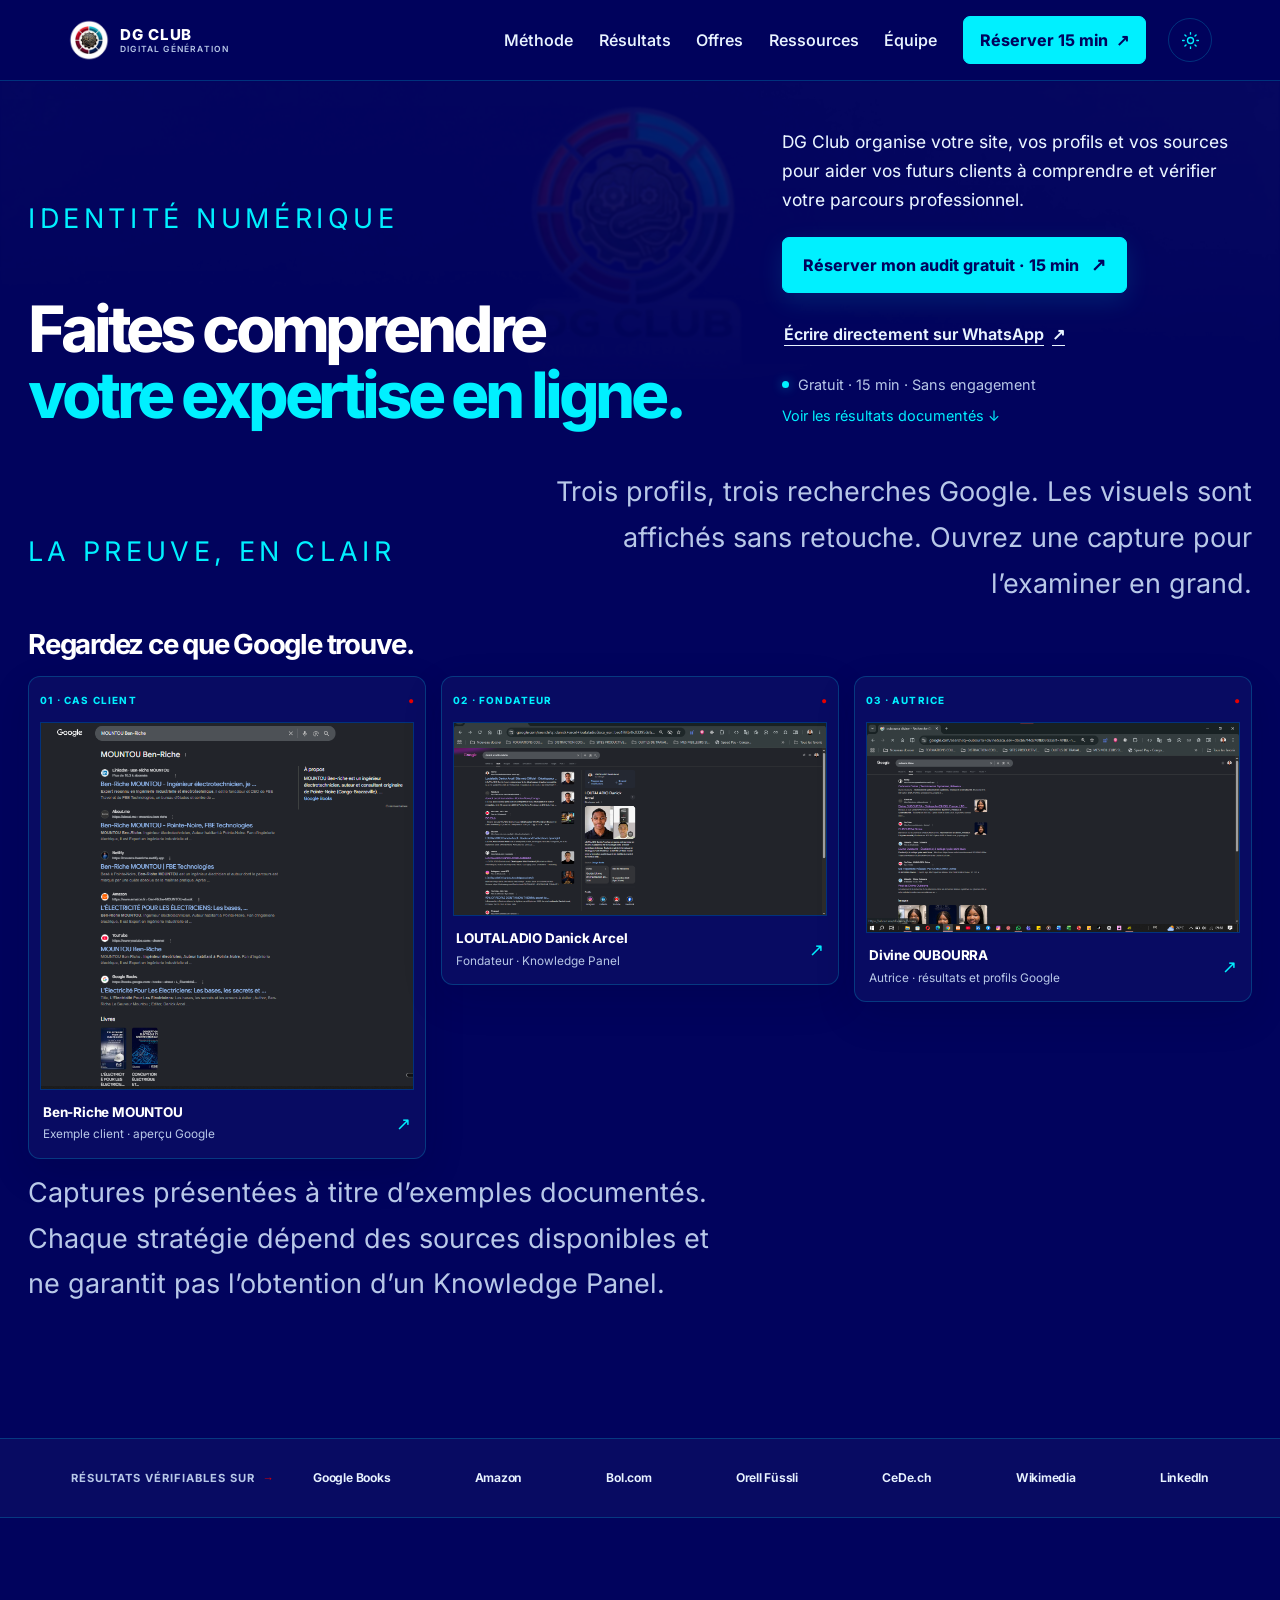
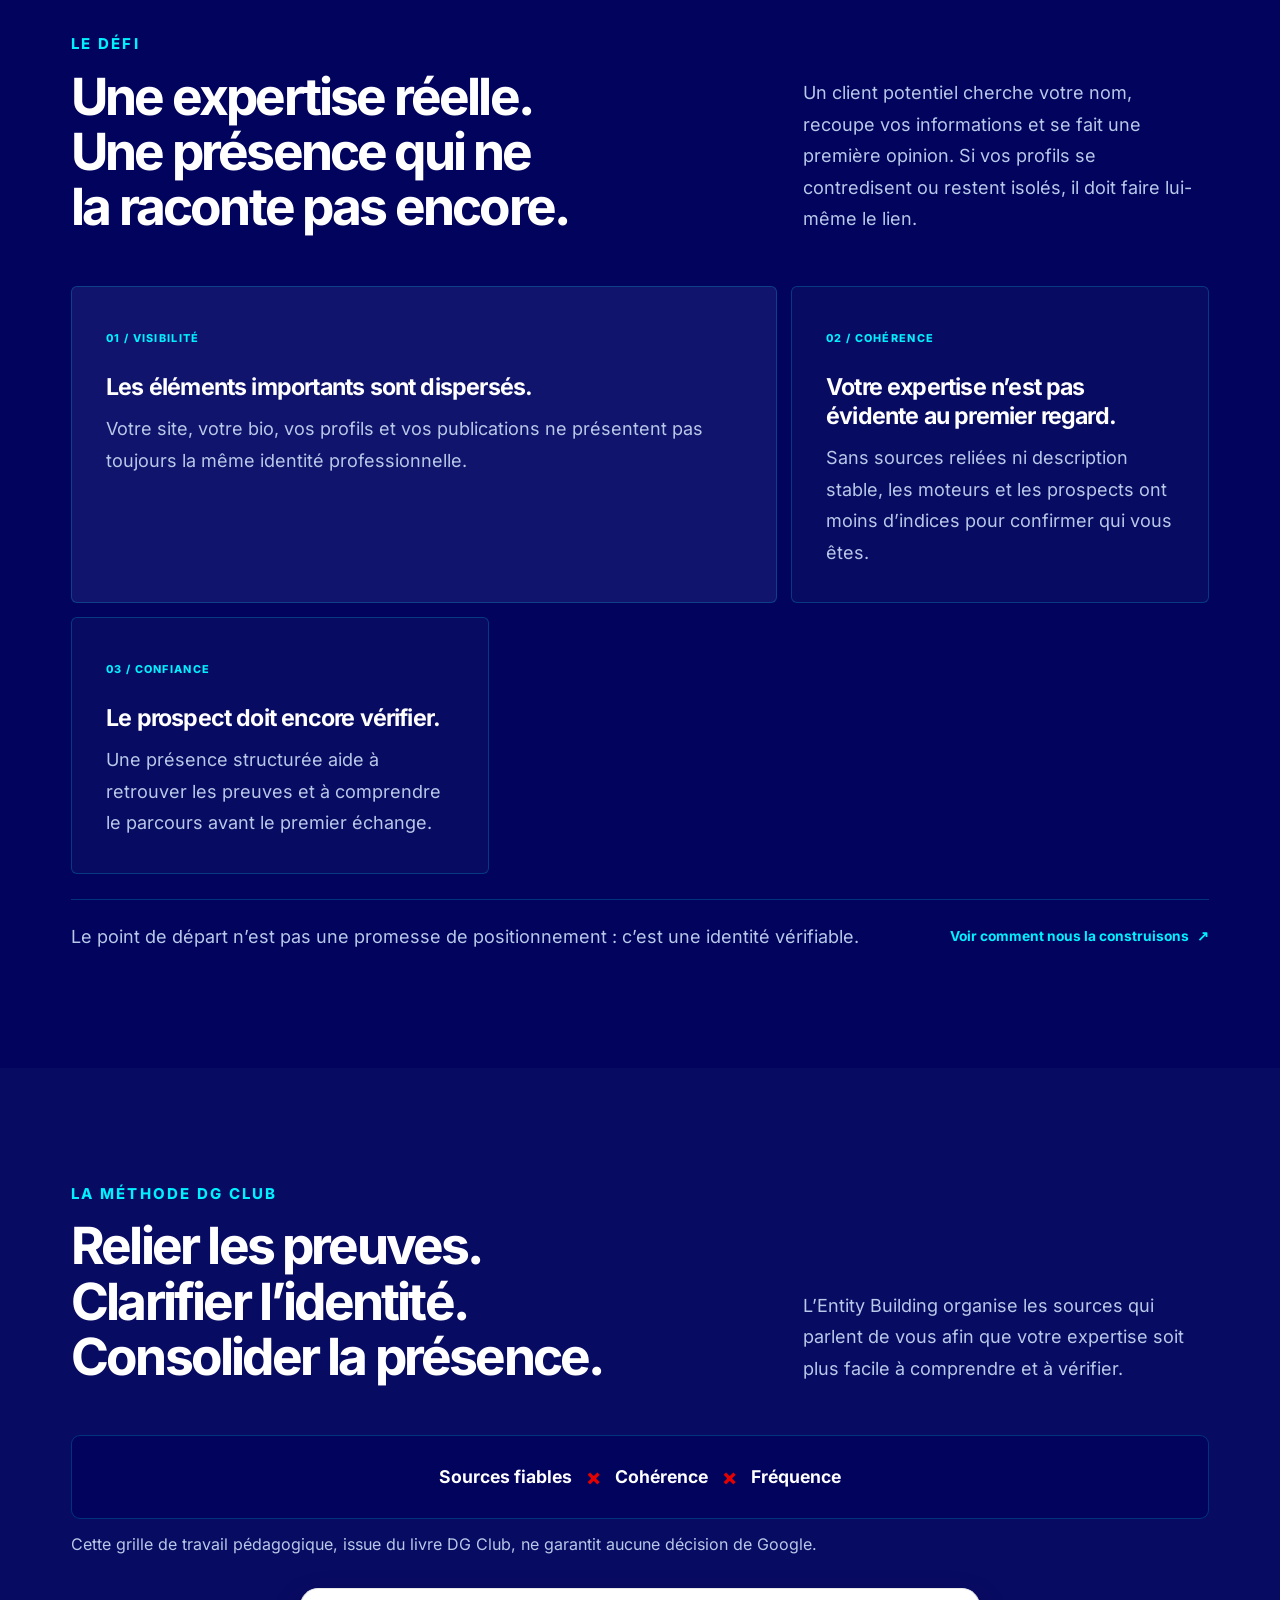
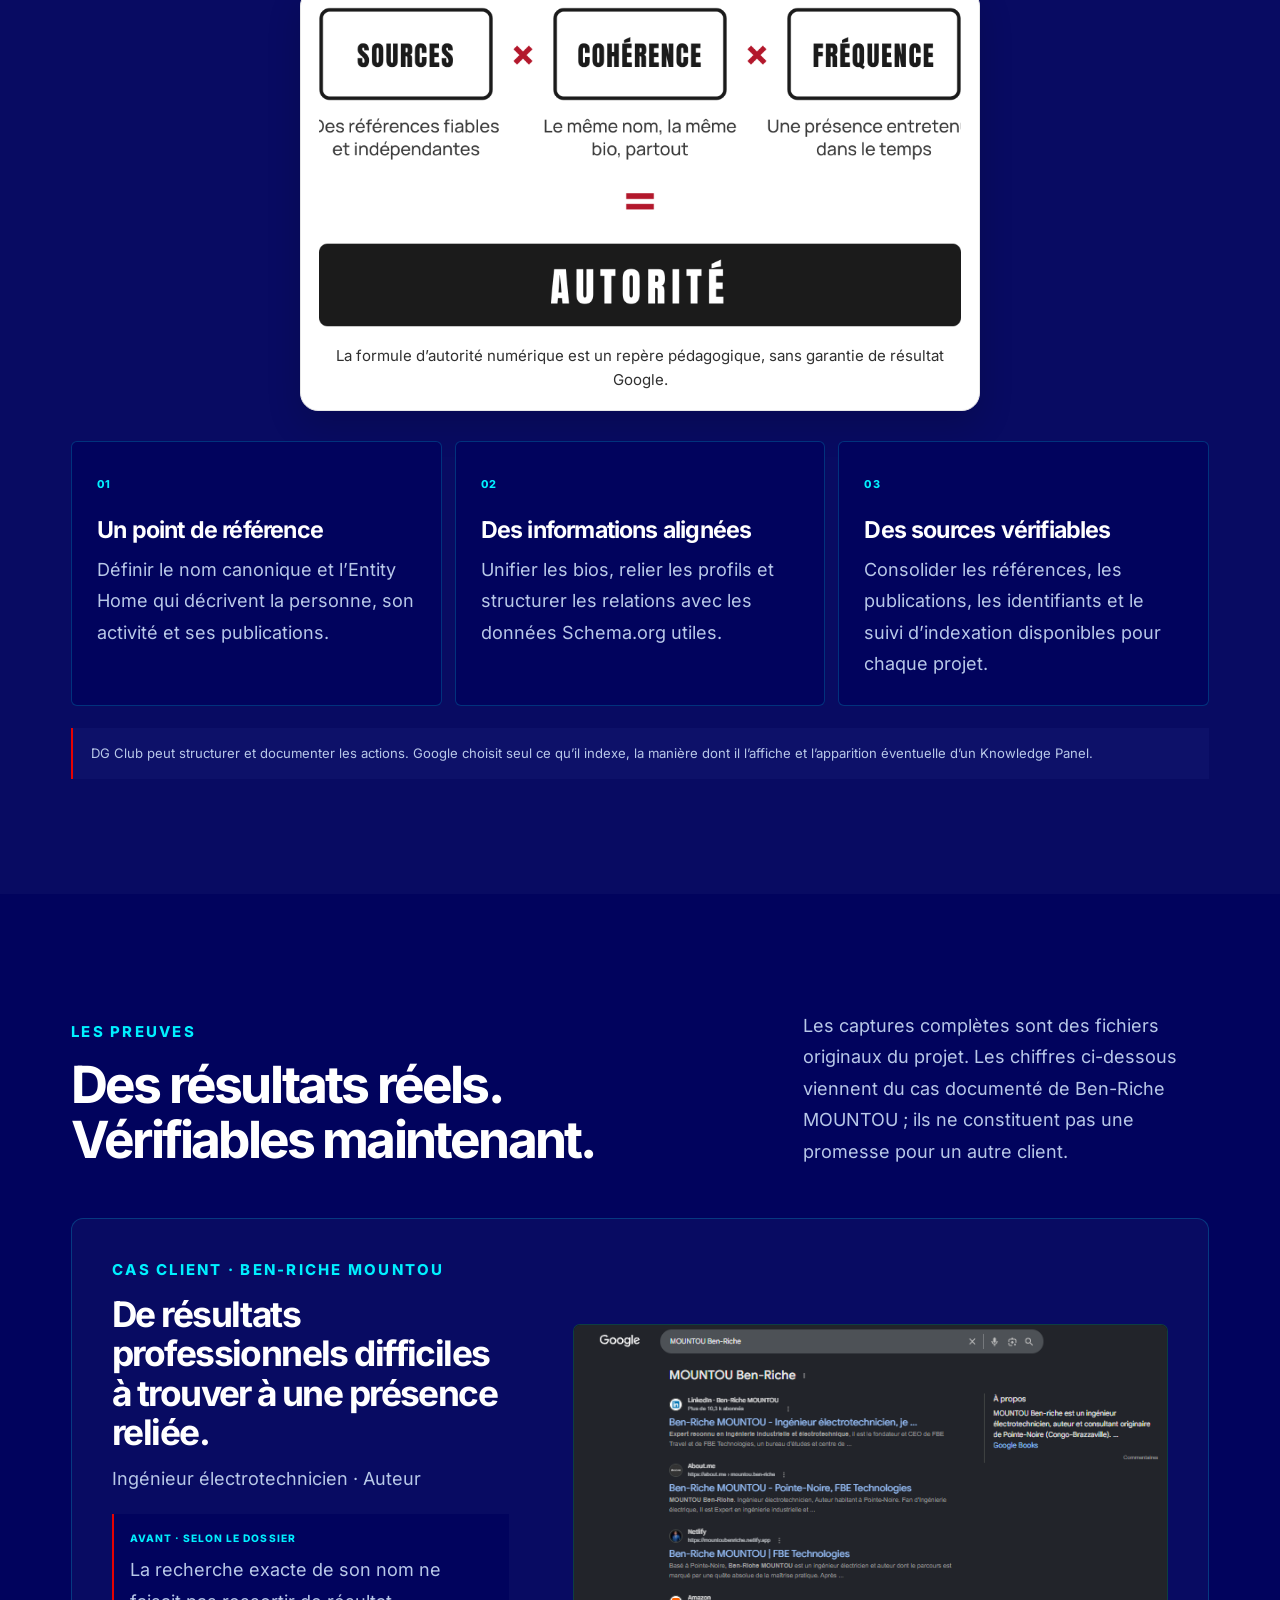
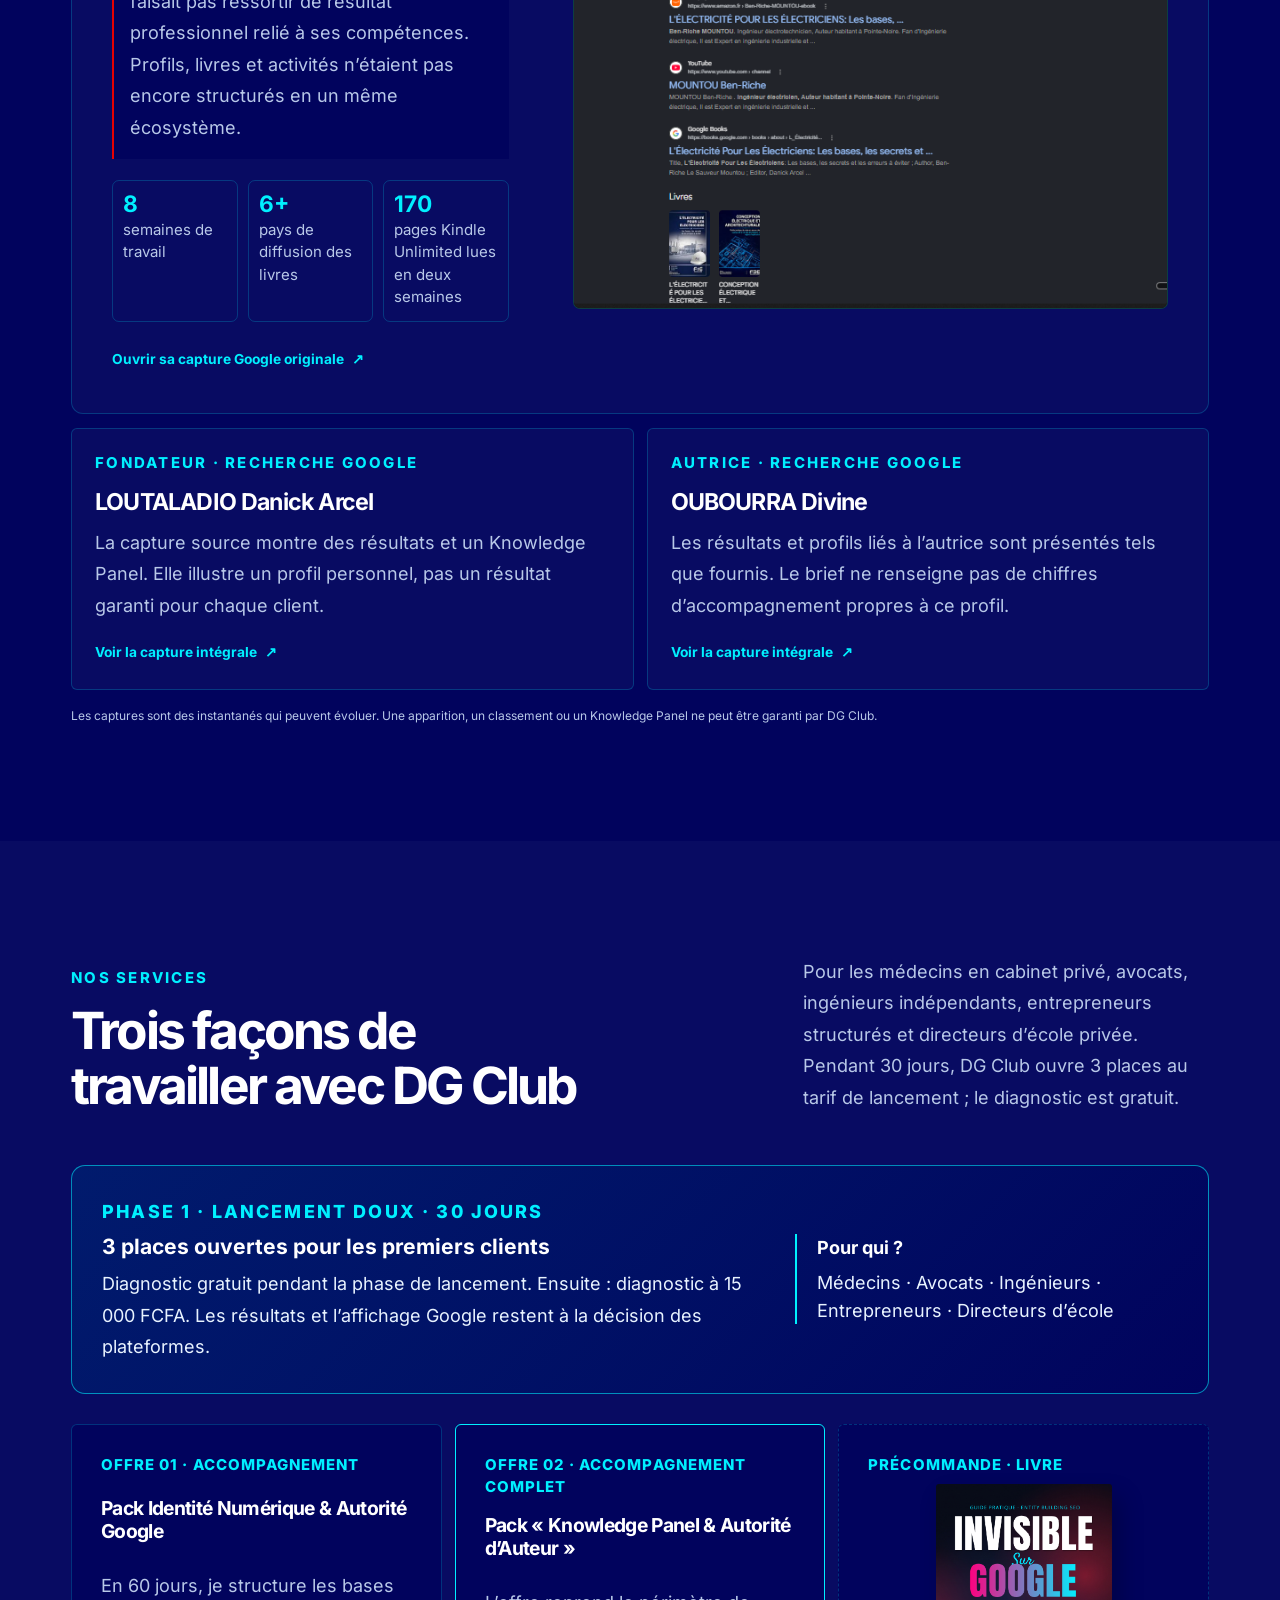
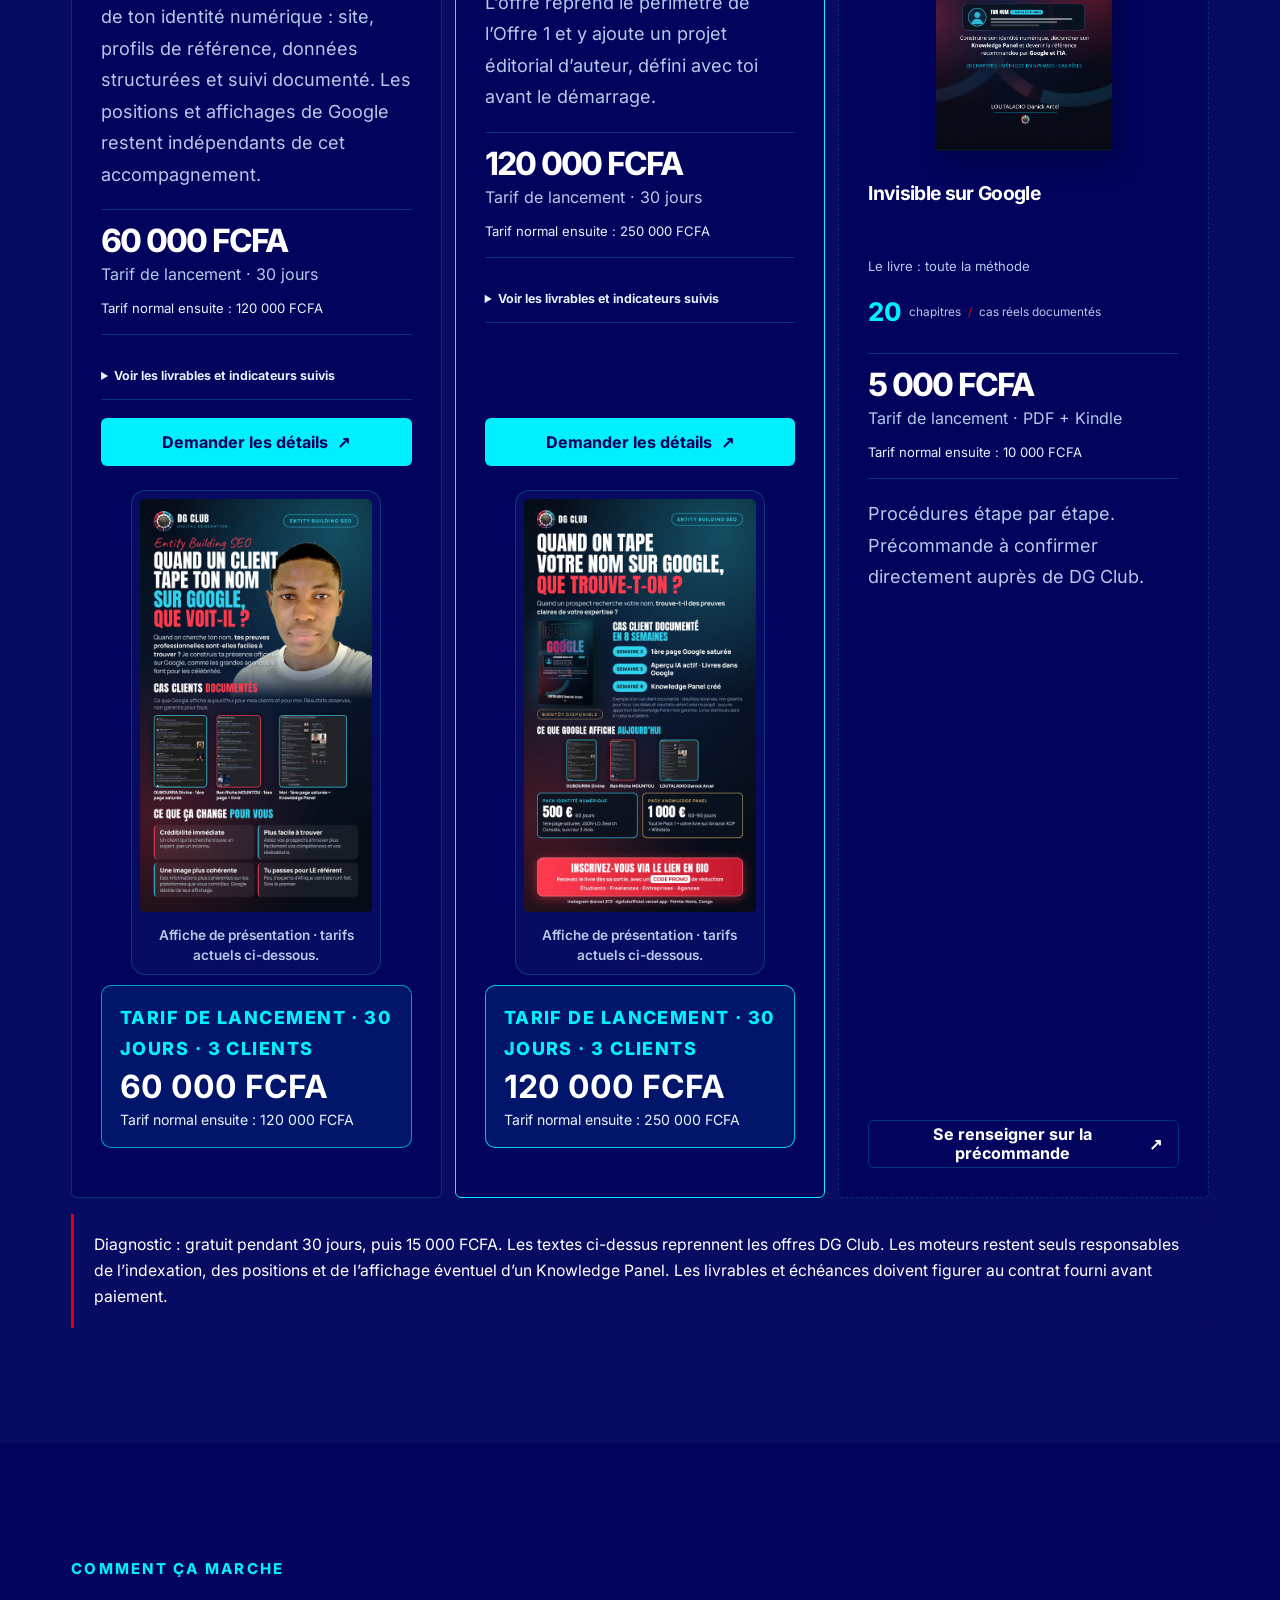
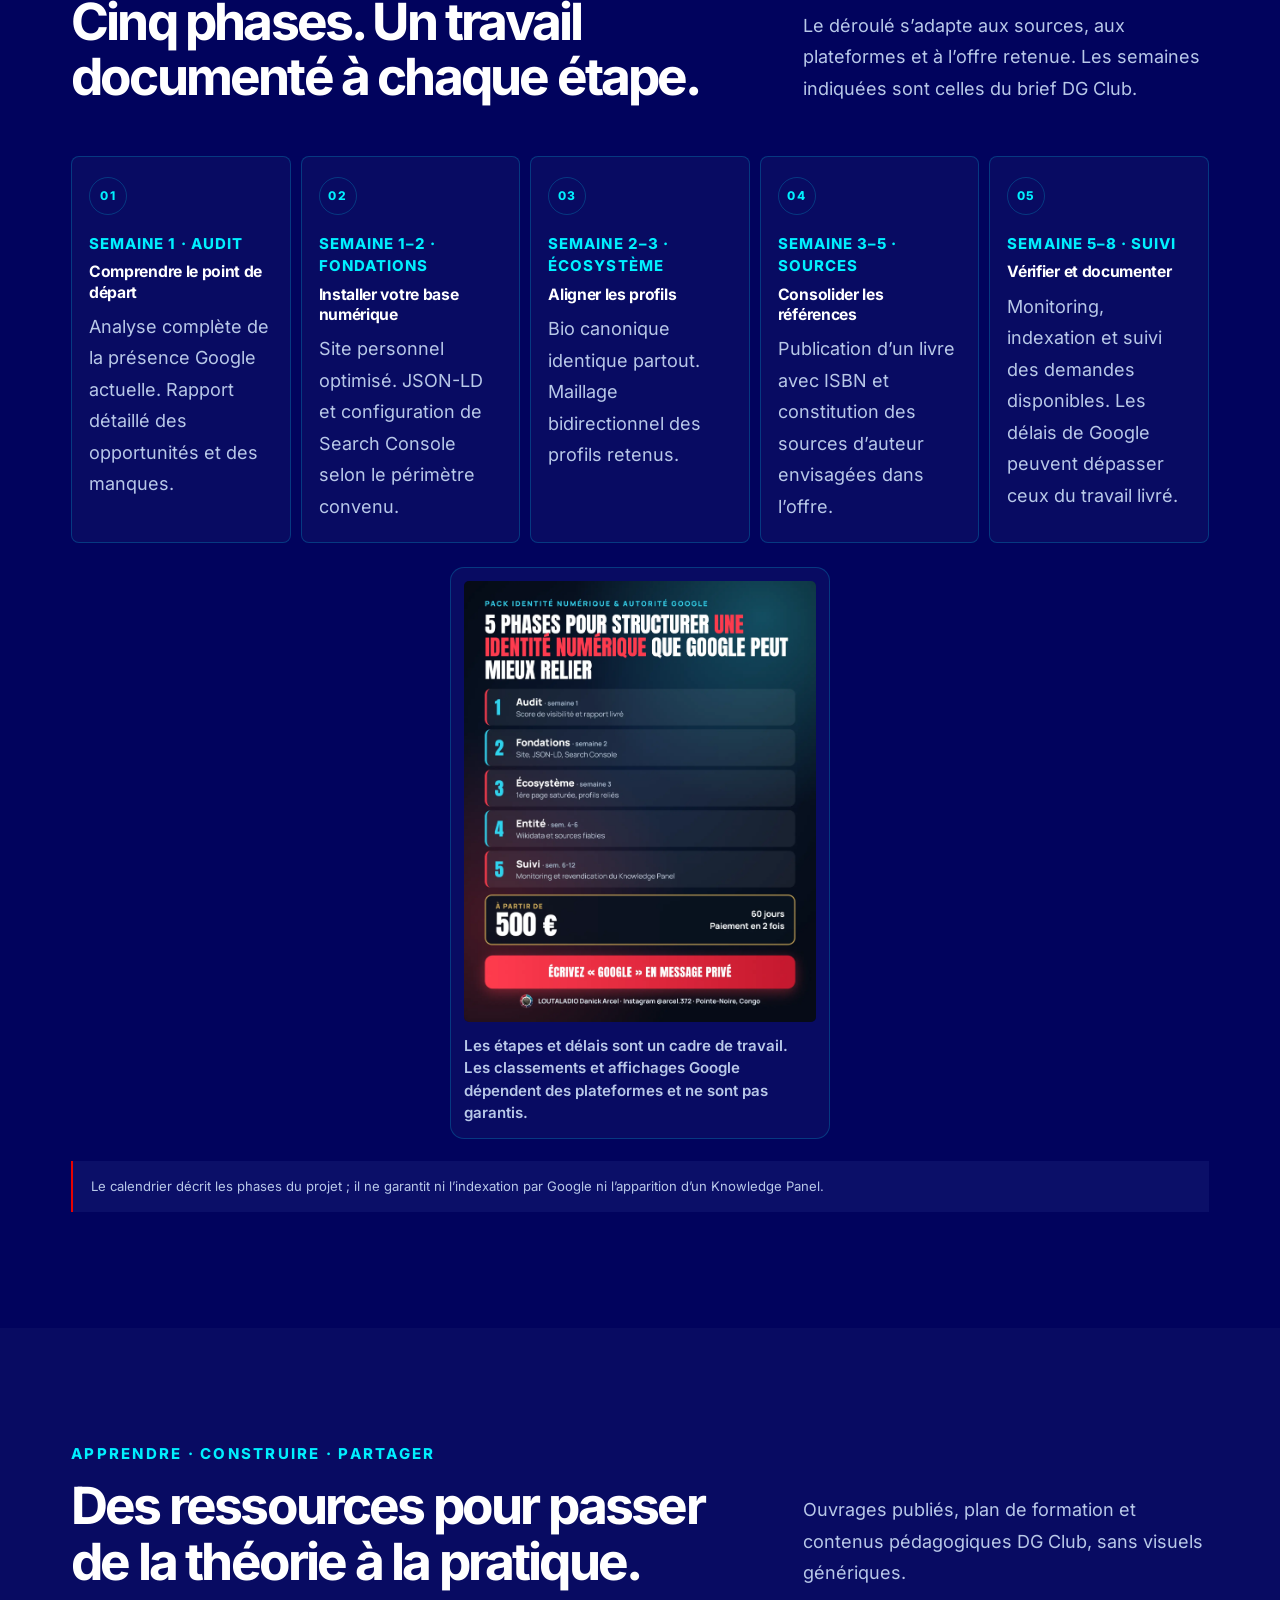
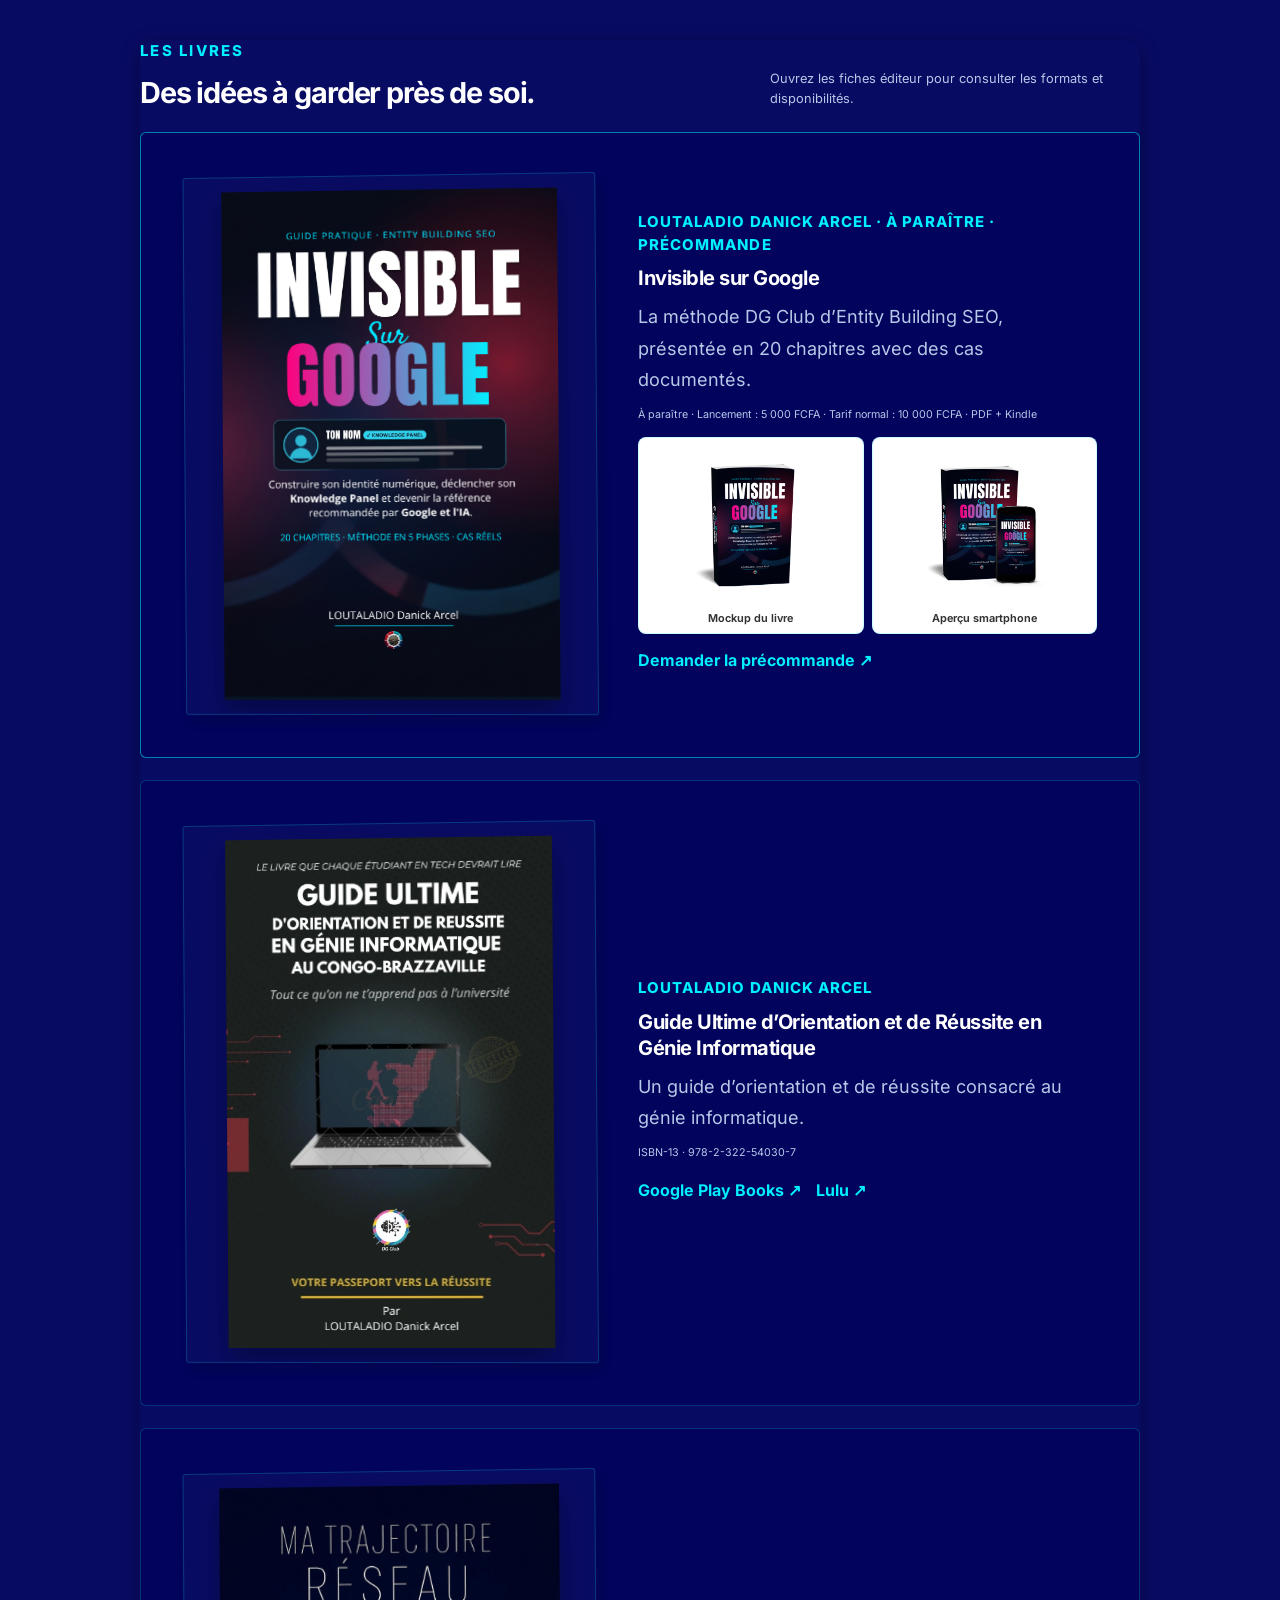
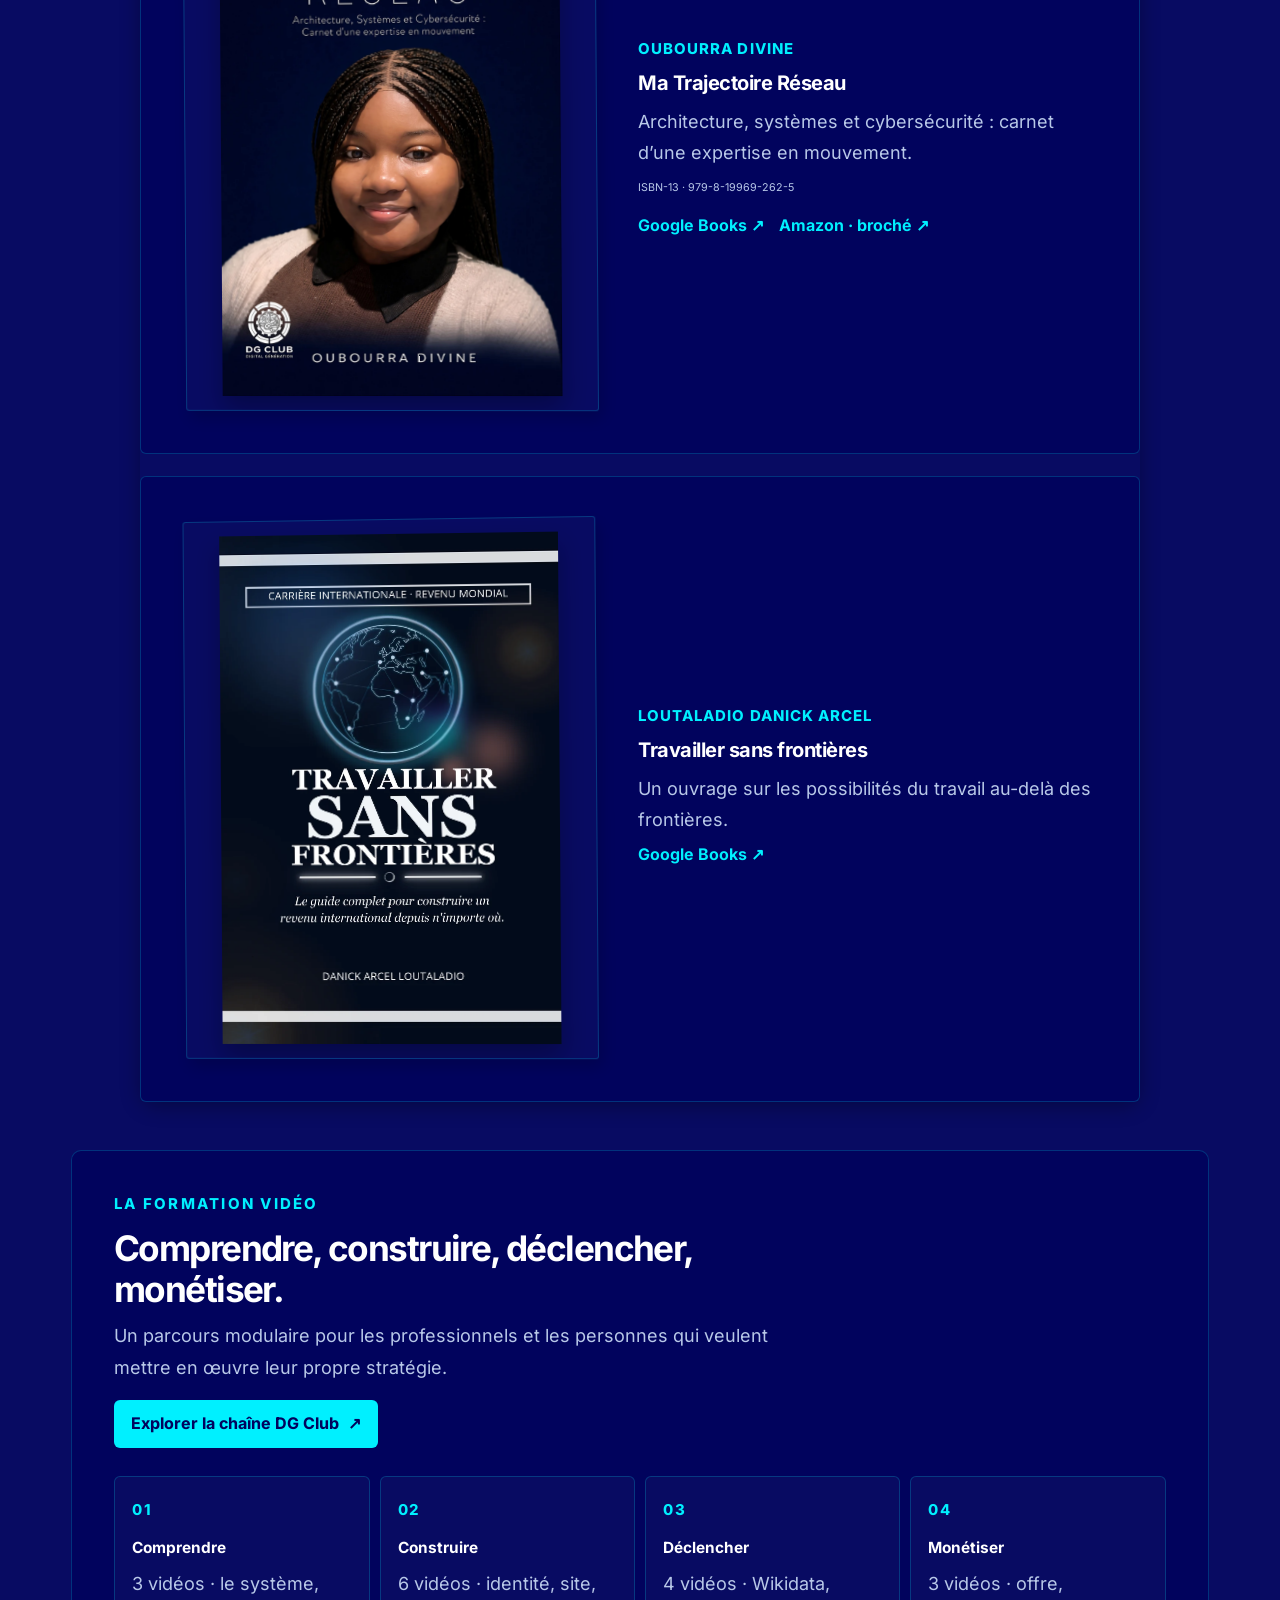
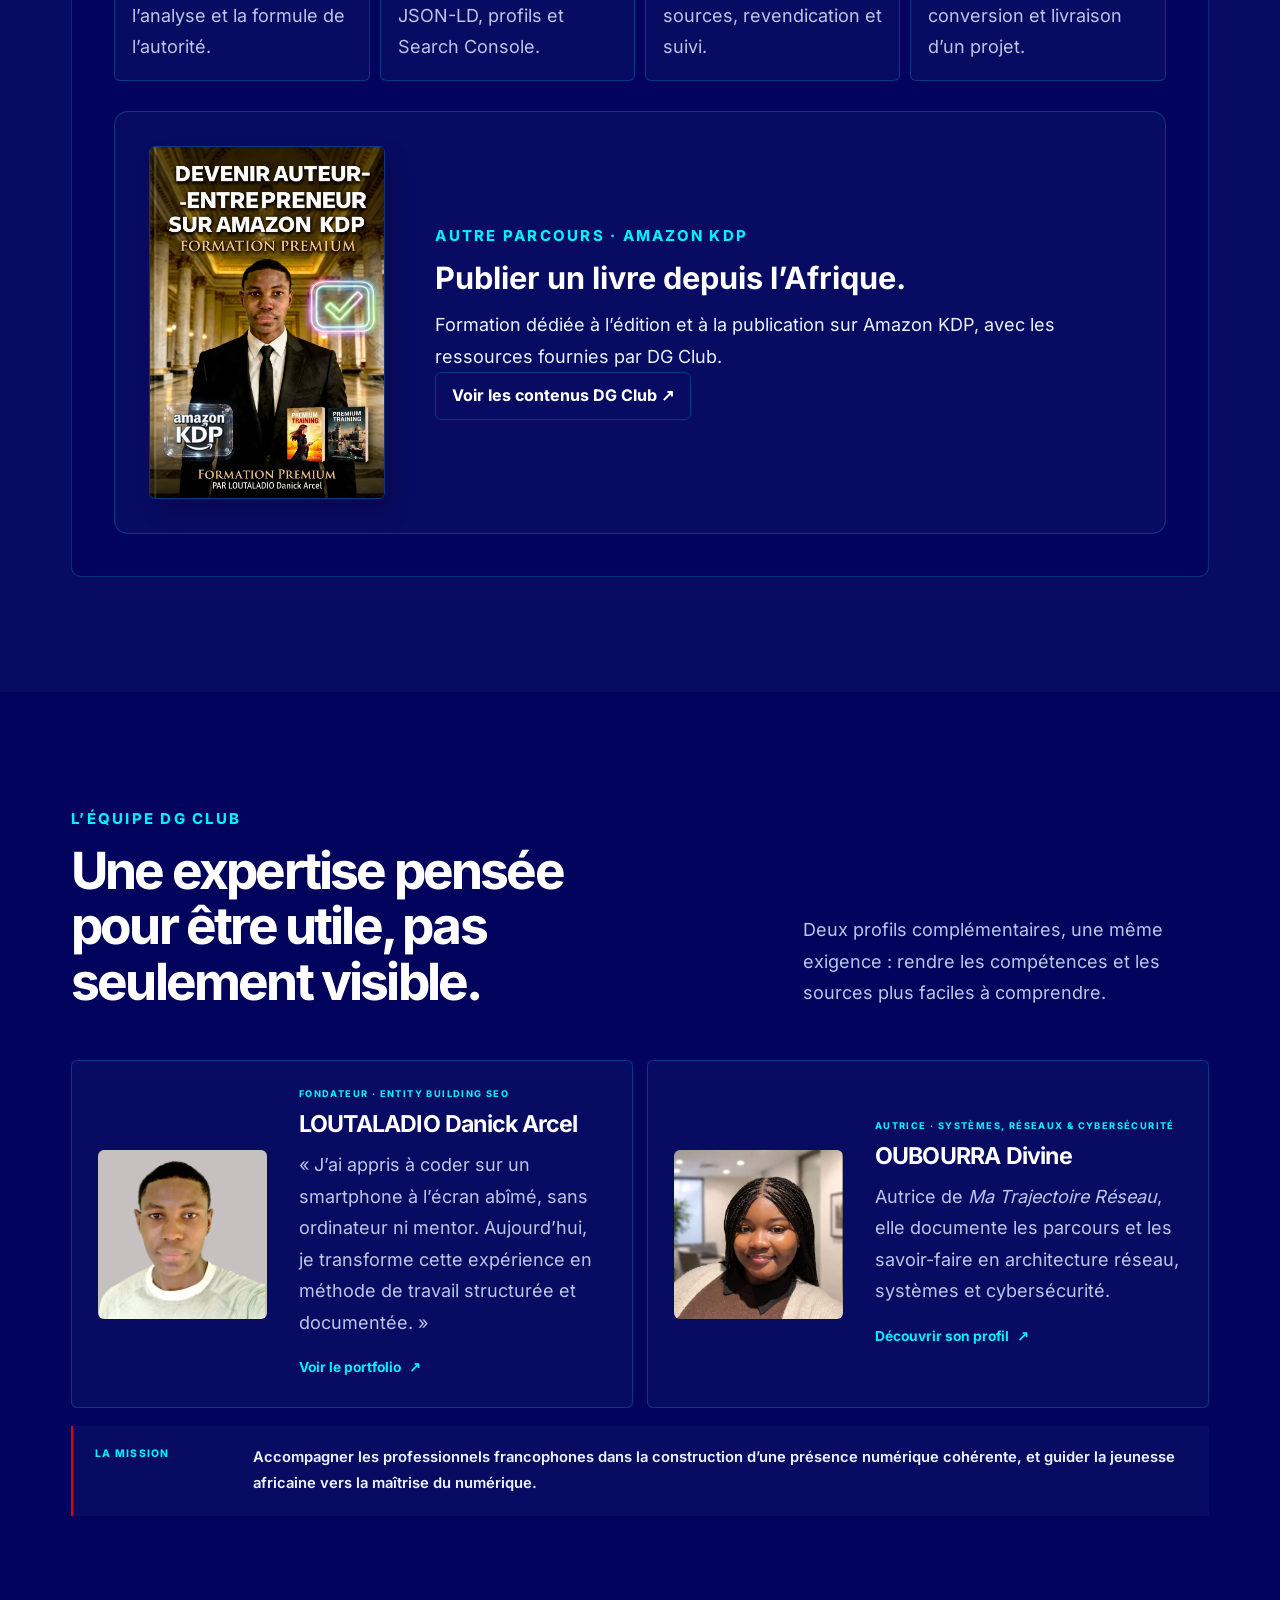
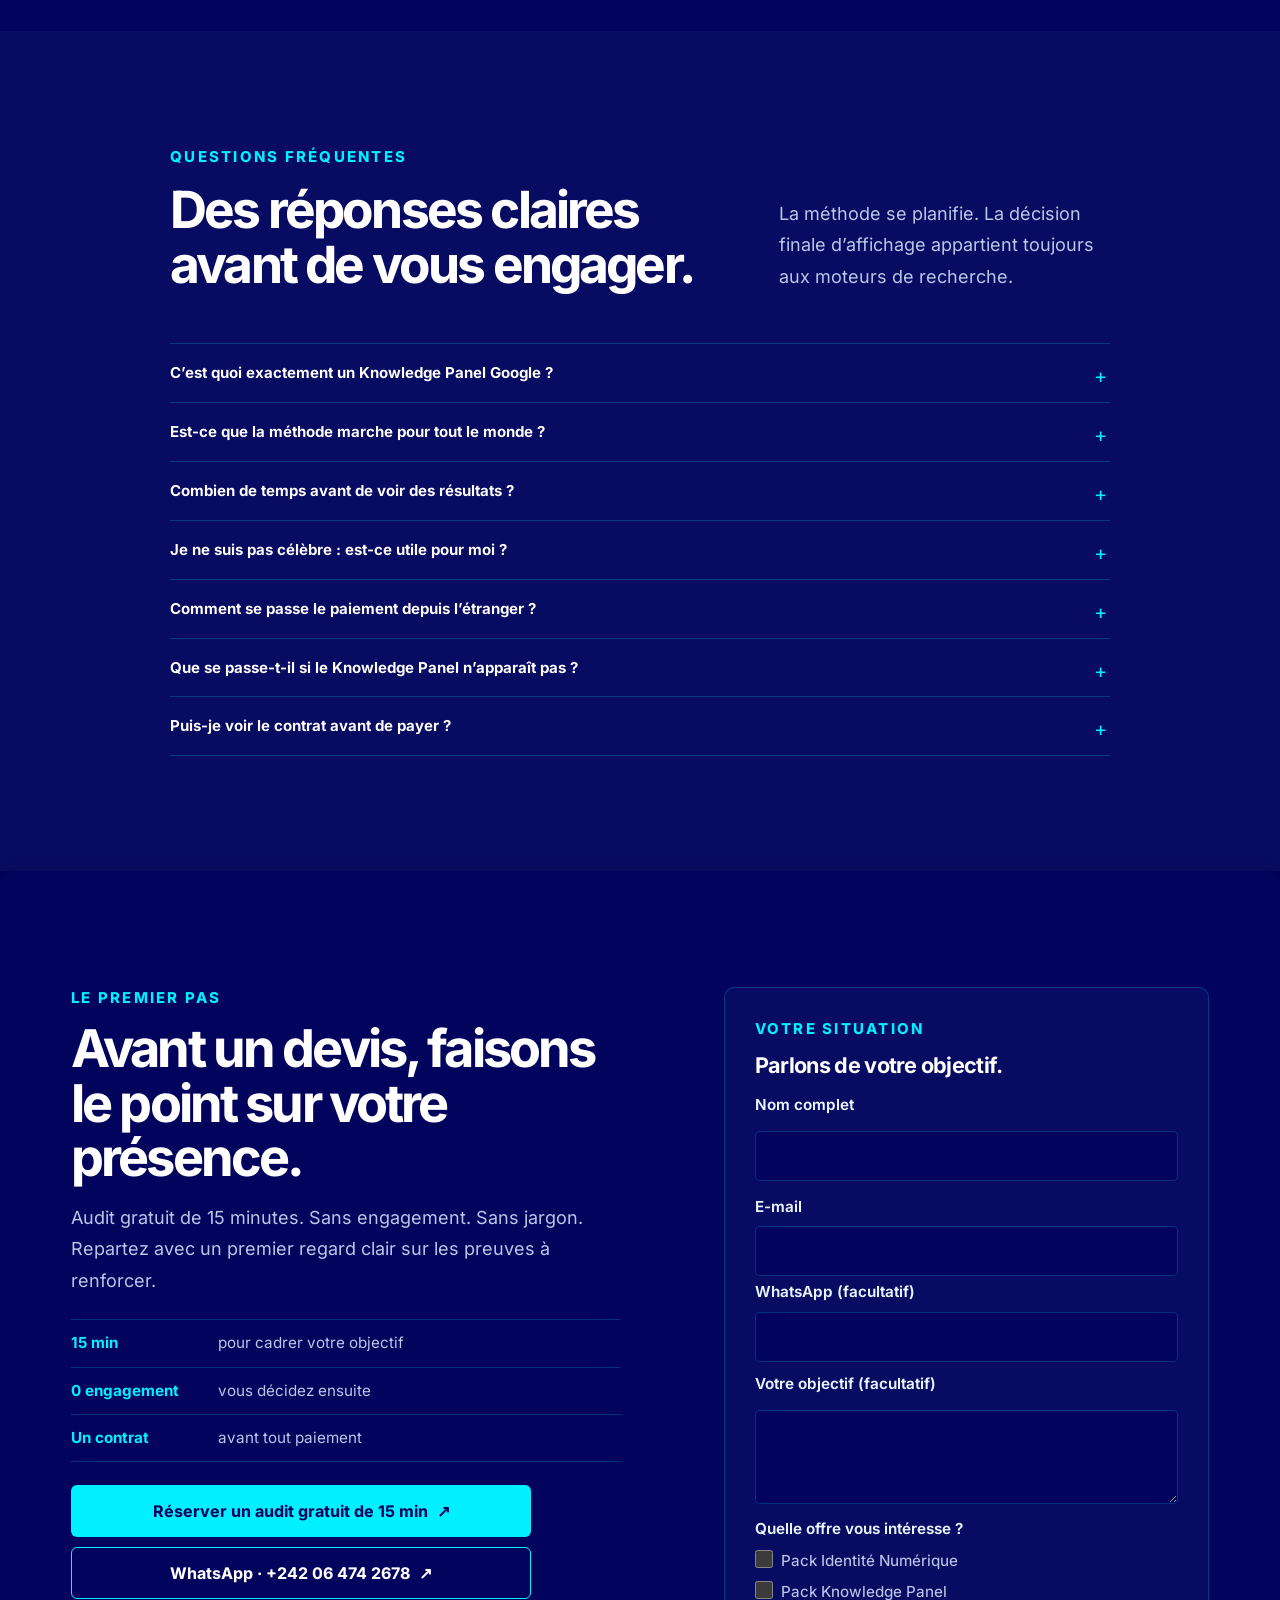
<file: index.html>
<!DOCTYPE html>
<html lang="fr" data-theme="dark">
<head>
  <meta charset="UTF-8">
  <meta name="viewport" content="width=device-width, initial-scale=1.0">
  <meta name="theme-color" content="#01035D">
  <script>try{const t=localStorage.getItem('dgclub-theme');if(t==='dark'||t==='light')document.documentElement.dataset.theme=t}catch{}</script>
  <title>DG Club, l’académie africaine de l’autorité numérique</title>
  <meta name="description" content="DG Club accompagne les professionnels francophones en Entity Building SEO et guide la jeunesse africaine vers la maîtrise du numérique. Audit gratuit de 15 minutes.">
  <meta name="keywords" content="DG Club, Digital Génération, Entity Building SEO, identité numérique, tutoriels, livres, Danick Arcel Loutaladio, Divine Oubourra">
  <meta property="og:type" content="website">
  <meta property="og:url" content="https://dgclubofficiel.vercel.app/">
  <meta property="og:locale" content="fr_FR">
  <meta property="og:title" content="DG Club, l’académie africaine de l’autorité numérique">
  <meta property="og:description" content="Entity Building SEO pour professionnels francophones ; culture et ressources numériques pour la jeunesse africaine.">
  <meta property="og:image" content="https://dgclubofficiel.vercel.app/assets/Logo_DG_Club_Premium.png">
  <meta property="og:image:alt" content="Logo officiel DG Club, Digital Génération">
  <meta name="twitter:card" content="summary_large_image">
  <meta name="twitter:url" content="https://dgclubofficiel.vercel.app/">
  <meta name="twitter:title" content="DG Club, l’académie africaine de l’autorité numérique">
  <meta name="twitter:description" content="Entity Building SEO pour professionnels francophones ; culture et ressources numériques pour la jeunesse africaine.">
  <meta name="twitter:image" content="https://dgclubofficiel.vercel.app/assets/Logo_DG_Club_Premium.png">
  <link rel="canonical" href="https://dgclubofficiel.vercel.app/">
  <link rel="preload" href="assets/fonts/inter-latin.woff2" as="font" type="font/woff2" crossorigin>
  <link rel="preload" href="assets/brand/dgclub-banner-alpha.webp" as="image" type="image/webp" fetchpriority="high">
  <link rel="stylesheet" href="style.css">
  <link rel="stylesheet" href="hero.css">
  <link rel="stylesheet" href="social-proof-bar.css">
  <link rel="stylesheet" href="homepage-sections.css">
  <link rel="stylesheet" href="identity-polish.css">
  <link rel="icon" type="image/png" href="assets/optimized/logo-favicon-64.png">

  <!-- Graphe d’entités de la page d’accueil, fondé sur les identifiants publiés et vérifiés. -->
  <script type="application/ld+json">
  {
    "@context": "https://schema.org",
    "@graph": [
      {
        "@type": "Organization",
        "@id": "https://dgclubofficiel.vercel.app/#organization",
        "name": "DG Club",
        "alternateName": "Digital Génération Club",
        "url": "https://dgclubofficiel.vercel.app/",
        "logo": { "@type": "ImageObject", "url": "https://dgclubofficiel.vercel.app/assets/Logo_DG_Club_Premium.png", "width": 500, "height": 500 },
        "description": "DG Club est une académie numérique indépendante fondée à Pointe-Noire, au Congo-Brazzaville. Elle accompagne les professionnels francophones en Entity Building SEO et en autorité numérique, et guide la jeunesse africaine vers la maîtrise du numérique.",
        "founder": { "@id": "https://dgclubofficiel.vercel.app/#danick-loutaladio" },
        "member": { "@id": "https://dgclubofficiel.vercel.app/#divine-oubourra" },
        "sameAs": ["https://www.youtube.com/@DGClubOfficiel", "https://www.linkedin.com/company/dg-club/", "https://www.facebook.com/profile.php?id=61580465067147&sk=directory_links", "https://www.crunchbase.com/organization/dg-club-a2c3"],
        "foundingLocation": { "@type": "Place", "name": "Pointe-Noire, Congo-Brazzaville", "address": { "@type": "PostalAddress", "addressLocality": "Pointe-Noire", "addressCountry": "CG" } },
        "areaServed": ["France", "Canada", "Europe francophone", "Afrique francophone"],
        "contactPoint": { "@type": "ContactPoint", "telephone": "+242064742678", "contactType": "customer inquiries", "availableLanguage": "French" },
        "knowsAbout": ["Entity Building SEO", "identité numérique", "données structurées Schema.org", "autorité numérique", "orientation informatique", "Amazon KDP"]
      },
      {
        "@type": "WebSite",
        "@id": "https://dgclubofficiel.vercel.app/#website",
        "url": "https://dgclubofficiel.vercel.app/",
        "name": "DG Club",
        "inLanguage": "fr-FR",
        "publisher": { "@id": "https://dgclubofficiel.vercel.app/#organization" }
      },
      {
        "@type": "WebPage",
        "@id": "https://dgclubofficiel.vercel.app/#webpage",
        "url": "https://dgclubofficiel.vercel.app/",
        "name": "DG Club, l’académie africaine de l’autorité numérique",
        "inLanguage": "fr-FR",
        "isPartOf": { "@id": "https://dgclubofficiel.vercel.app/#website" },
        "about": { "@id": "https://dgclubofficiel.vercel.app/#organization" }
      },
      {
        "@type": "Person",
        "@id": "https://dgclubofficiel.vercel.app/#danick-loutaladio",
        "name": "LOUTALADIO Danick Arcel",
        "alternateName": ["Danick Arcel Loutaladio", "Danick Loutaladio"],
        "jobTitle": "Spécialiste Entity Building SEO, développeur web frontend, auteur et fondateur de DG Club",
        "description": "LOUTALADIO Danick Arcel est spécialiste en Entity Building SEO, développeur web frontend et auteur congolais. Il a fondé DG Club et accompagne les professionnels dans la structuration de leur présence et de leurs sources numériques.",
        "url": "https://loutaladiodanickarcel.vercel.app/",
        "worksFor": { "@id": "https://dgclubofficiel.vercel.app/#organization" },
        "identifier": { "@type": "PropertyValue", "propertyID": "ISNI", "value": "0000 0005 3163 3051" },
        "knowsAbout": ["Entity Building SEO", "référencement naturel", "développement web frontend", "HTML", "CSS", "JavaScript", "SQL", "édition Amazon KDP", "orientation informatique", "karaté Kyokushin-Kai"],
        "sameAs": ["https://loutaladiodanickarcel.vercel.app/", "https://www.linkedin.com/in/danick-arcel-loutaladio-3589ba394", "https://www.youtube.com/@LOUTALADIODanickArcel-j6r", "https://github.com/Loutaladio", "https://about.me/danickarcelloutaladio", "https://www.instagram.com/arcel.372/", "https://x.com/ArcelDanic36328", "https://www.pinterest.com/arcel372/", "https://www.facebook.com/profile.php?id=61575056546876&mibextid=ZbWKwL", "https://filmfreeway.com/DanickArcelLOUTALADIO", "https://www.crunchbase.com/person/danick-arcel-loutaladio", "https://play.google.com/store/books/details/LOUTALADIO_Danick_Arcel_Guide_Ultime_d_Orientation?id=-NegEQAAQBAJ", "https://fr.scribd.com/document/919687037/Guide-Ultime-D-orientation-Et-de-Reussite-en-Genie-Informatique-Au-Congo-Brazzaville", "https://www.lulu.com/spotlight/httpsaboutmedanickarcelloutaladio", "https://www.linkedin.com/newsletters/le-d%C3%A9brief-tech-de-danickos-7428729441029292032"]
      },
      {
        "@type": "Person",
        "@id": "https://dgclubofficiel.vercel.app/#divine-oubourra",
        "name": "OUBOURRA Divine",
        "alternateName": "Divine Oubourra",
        "jobTitle": "Technicienne systèmes, réseaux et cybersécurité, autrice",
        "url": "https://oubourragrealafeedivine.netlify.app/",
        "worksFor": { "@id": "https://dgclubofficiel.vercel.app/#organization" },
        "sameAs": ["https://oubourragrealafeedivine.netlify.app/", "https://fr.linkedin.com/in/divine-oubourra-2006j", "https://fr.pinterest.com/oubourradivine/"]
      },
      {
        "@type": "Book",
        "@id": "https://dgclubofficiel.vercel.app/#guide-ultime",
        "name": "Guide Ultime d’Orientation et de Réussite en Génie Informatique",
        "author": { "@id": "https://dgclubofficiel.vercel.app/#danick-loutaladio" },
        "isbn": ["978-2-322-54030-7", "9781257000647"],
        "url": "https://play.google.com/store/books/details/Guide_Ultime_d_Orientation_et_de_R%C3%A9ussite_en_G%C3%A9nie?id=-NegEQAAQBAJ",
        "sameAs": ["https://play.google.com/store/books/details/Guide_Ultime_d_Orientation_et_de_R%C3%A9ussite_en_G%C3%A9nie?id=-NegEQAAQBAJ", "https://www.lulu.com/es/shop/bax-alda-and-picka-kelly-dorvely-and-tchiss-sephora/guide-ultime-dorientation-et-de-r%C3%A9ussite-en-g%C3%A9nie-informatique/ebook/product-zmwwe7r.html"],
        "inLanguage": "fr"
      },
      {
        "@type": "Book",
        "@id": "https://dgclubofficiel.vercel.app/#ma-trajectoire-reseau",
        "name": "Ma Trajectoire Réseau : Architecture, Systèmes et Cybersécurité : Carnet d’une expertise en mouvement",
        "author": { "@id": "https://dgclubofficiel.vercel.app/#divine-oubourra" },
        "editor": { "@id": "https://dgclubofficiel.vercel.app/#danick-loutaladio" },
        "isbn": "9798199692625",
        "identifier": [
          { "@type": "PropertyValue", "propertyID": "ISBN-13", "value": "9798199692625" },
          { "@type": "PropertyValue", "propertyID": "ASIN Kindle", "value": "B0H1QP5ZM3" },
          { "@type": "PropertyValue", "propertyID": "ASIN broché", "value": "B0H467L3H5" }
        ],
        "url": "https://books.google.com/books/about/Ma_Trajectoire_R%C3%A9seau.html?id=7I7OEQAAQBAJ",
        "sameAs": ["https://books.google.com/books/about/Ma_Trajectoire_R%C3%A9seau.html?id=7I7OEQAAQBAJ", "https://www.amazon.com.au/dp/B0H1QP5ZM3", "https://www.amazon.com.au/dp/B0H467L3H5"],
        "inLanguage": "fr"
      },
      {
        "@type": "Book",
        "@id": "https://dgclubofficiel.vercel.app/#travailler-sans-frontieres",
        "name": "Travailler sans frontières",
        "author": { "@id": "https://dgclubofficiel.vercel.app/#danick-loutaladio" },
        "url": "https://books.google.com/books/about/TRAVAILLER_SANS_FRONTI%C3%88RES.html?id=b5IPEgAAQBAJ",
        "inLanguage": "fr"
      },
      {
        "@type": "Book",
        "@id": "https://dgclubofficiel.vercel.app/#invisible-sur-google",
        "name": "Invisible sur Google",
        "author": { "@id": "https://dgclubofficiel.vercel.app/#danick-loutaladio" },
        "image": "https://dgclubofficiel.vercel.app/assets/optimized/book-invisible-sur-google-cover-2026.png",
        "url": "https://dgclubofficiel.vercel.app/#invisible",
        "inLanguage": "fr",
        "creativeWorkStatus": "https://schema.org/InProgress",
        "publisher": { "@id": "https://dgclubofficiel.vercel.app/#organization" }
      }
    ]
  }
  </script>
</head>
<body>
  <a class="skip-link" href="#main-content">Aller au contenu principal</a>
  <header>
    <nav class="site-nav" aria-label="Navigation principale">
      <a class="site-brand" href="#hero">
        <img src="assets/optimized/logo-mark-96.webp" alt="" width="42" height="42">
        <span><strong>DG CLUB</strong><small>Digital Génération</small></span>
      </a>
      <button class="theme-toggle" type="button" aria-label="Passer au thème clair" title="Passer au thème clair">
        <svg class="theme-icon theme-icon--sun" viewBox="0 0 24 24" aria-hidden="true"><circle cx="12" cy="12" r="3.8"></circle><path d="M12 2v2m0 16v2M4.93 4.93l1.42 1.42m11.3 11.3 1.42 1.42M2 12h2m16 0h2M4.93 19.07l1.42-1.42m11.3-11.3 1.42-1.42"></path></svg>
        <svg class="theme-icon theme-icon--moon" viewBox="0 0 24 24" aria-hidden="true"><path d="M20.2 15.1A8.6 8.6 0 0 1 8.9 3.8 8.7 8.7 0 1 0 20.2 15.1Z"></path></svg>
      </button>
      <button class="menu-toggle" type="button" aria-label="Ouvrir le menu" aria-expanded="false" aria-controls="site-menu"><span></span><span></span></button>
      <ul class="site-links" id="site-menu">
        <li><a href="#methode">Méthode</a></li>
        <li><a href="#resultats">Résultats</a></li>
        <li><a href="#services">Offres</a></li>
        <li><a href="#ressources">Ressources</a></li>
        <li><a href="#histoire">Équipe</a></li>
        <li><a class="nav-cta" href="https://cal.com/danick-arcel-loutaladio-eappqh/15min" target="_blank" rel="noopener noreferrer" aria-label="Réserver un rendez-vous de 15 minutes avec DG Club sur Cal.com">Réserver 15 min <span aria-hidden="true">↗</span></a></li>
      </ul>
    </nav>
  </header>

  <main id="main-content">
    <section id="hero" class="hero-section" aria-labelledby="hero-title">
      <div class="hero-inner">
        <div class="hero-intro">
          <div class="hero-copy">
            <p class="hero-eyebrow">IDENTITÉ NUMÉRIQUE</p>
            <h1 id="hero-title">Faites comprendre <span>votre expertise en ligne.</span></h1>
          </div>
          <div class="hero-conversion">
            <p class="hero-lede">DG Club organise votre site, vos profils et vos sources pour aider vos futurs clients à comprendre et vérifier votre parcours professionnel.</p>
            <div class="hero-actions">
              <a class="hero-primary" href="https://cal.com/danick-arcel-loutaladio-eappqh/15min" target="_blank" rel="noopener noreferrer" aria-label="Réserver mon audit découverte gratuit de 15 minutes sur Cal.com"><span class="hero-primary__full">Réserver mon audit gratuit · 15 min</span><span class="hero-primary__compact">Réserver mon audit</span><span class="arrow" aria-hidden="true">↗</span></a>
              <a class="hero-secondary" href="https://wa.me/242064742678?text=Bonjour%20DG%20Club%2C%20je%20souhaite%20%C3%A9changer%20directement%20au%20sujet%20de%20mon%20audit%20d%C3%A9couverte." target="_blank" rel="noopener noreferrer" aria-label="Contacter directement DG Club sur WhatsApp">Écrire directement sur WhatsApp <span aria-hidden="true">↗</span></a>
            </div>
            <p class="hero-note"><span class="note-dot" aria-hidden="true"></span> Gratuit · 15 min · Sans engagement</p>
            <p class="hero-proof-link"><a href="#preuves">Voir les résultats documentés <span aria-hidden="true">↓</span></a></p>
          </div>
        </div>
        <div class="proof-heading" id="preuves">
          <div><p class="proof-overline">LA PREUVE, EN CLAIR</p><h2>Regardez ce que Google trouve.</h2></div>
          <p>Trois profils, trois recherches Google. Les visuels sont affichés sans retouche. Ouvrez une capture pour l’examiner en grand.</p>
        </div>
        <div class="proof-grid" aria-label="Captures Google originales de trois profils DG Club">
          <figure class="proof-card">
            <div class="proof-card-top"><span class="proof-type">01 · CAS CLIENT</span><span class="proof-signal" aria-hidden="true">●</span></div>
            <a class="proof-image-link" href="assets/proof-google-ben-riche.png" target="_blank" rel="noopener noreferrer" aria-label="Ouvrir dans un nouvel onglet la capture Google originale de Ben-Riche MOUNTOU"><img src="[data-uri]" data-src="assets/proof-google-ben-riche.png" alt="Capture Google d’origine montrant les résultats et éléments de présence en ligne pour Ben-Riche MOUNTOU" width="667" height="656" loading="lazy" decoding="async"></a>
            <figcaption><span><strong>Ben-Riche MOUNTOU</strong><span>Exemple client · aperçu Google</span></span><span class="proof-open" aria-hidden="true">↗</span></figcaption>
          </figure>
          <figure class="proof-card">
            <div class="proof-card-top"><span class="proof-type">02 · FONDATEUR</span><span class="proof-signal" aria-hidden="true">●</span></div>
            <a class="proof-image-link" href="assets/proofs/proof-google-danick.png" target="_blank" rel="noopener noreferrer" aria-label="Ouvrir dans un nouvel onglet la capture Google originale de LOUTALADIO Danick Arcel"><img src="[data-uri]" data-src="assets/proofs/proof-google-danick.png" alt="Capture Google d’origine pour LOUTALADIO Danick Arcel montrant des résultats et son Knowledge Panel" width="1366" height="705" loading="lazy" decoding="async"></a>
            <figcaption><span><strong>LOUTALADIO Danick Arcel</strong><span>Fondateur · Knowledge Panel</span></span><span class="proof-open" aria-hidden="true">↗</span></figcaption>
          </figure>
          <figure class="proof-card">
            <div class="proof-card-top"><span class="proof-type">03 · AUTRICE</span><span class="proof-signal" aria-hidden="true">●</span></div>
            <a class="proof-image-link" href="assets/proofs/proof-google-divine.png" target="_blank" rel="noopener noreferrer" aria-label="Ouvrir dans un nouvel onglet la capture Google originale de Divine Oubourra"><img src="[data-uri]" data-src="assets/proofs/proof-google-divine.png" alt="Capture Google d’origine de la recherche Oubourra Divine, avec des résultats de profils et son livre" width="1366" height="768" loading="lazy" decoding="async"></a>
            <figcaption><span><strong>Divine OUBOURRA</strong><span>Autrice · résultats et profils Google</span></span><span class="proof-open" aria-hidden="true">↗</span></figcaption>
          </figure>
        </div>
        <p class="proof-footnote">Captures présentées à titre d’exemples documentés. Chaque stratégie dépend des sources disponibles et ne garantit pas l’obtention d’un Knowledge Panel.</p>
      </div>
    </section>

    <section id="social-proof" class="social-proof-bar" aria-labelledby="social-proof-title">
      <h2 class="social-proof-title" id="social-proof-title">Résultats vérifiables sur <span aria-hidden="true">→</span></h2>
      <div class="platforms-row">
        <div class="platforms-viewport">
          <div class="platforms-track">
            <ul class="platforms-group"><li>Google Books</li><li>Amazon</li><li>Bol.com</li><li>Orell Füssli</li><li>CeDe.ch</li><li>Wikimedia</li><li>LinkedIn</li></ul>
            <ul class="platforms-group platforms-group--clone" aria-hidden="true"><li>Google Books</li><li>Amazon</li><li>Bol.com</li><li>Orell Füssli</li><li>CeDe.ch</li><li>Wikimedia</li><li>LinkedIn</li></ul>
          </div>
        </div>
        <button class="platforms-toggle" type="button" data-platforms-toggle aria-label="Défilement automatique des plateformes" aria-pressed="true" title="Mettre en pause le défilement" hidden>
          <svg class="platforms-toggle__pause" viewBox="0 0 24 24" width="18" height="18" aria-hidden="true" focusable="false"><path d="M8 5v14M16 5v14" fill="none" stroke="currentColor" stroke-width="2.2" stroke-linecap="round"/></svg>
          <svg class="platforms-toggle__play" viewBox="0 0 24 24" width="18" height="18" aria-hidden="true" focusable="false"><path d="m8 5 11 7-11 7z" fill="currentColor"/></svg>
        </button>
      </div>
    </section>

    <section id="probleme" class="home-section home-section--problem" aria-labelledby="problem-title">
      <div class="home-container">
        <div class="section-heading" data-reveal>
          <div><p class="section-kicker">LE DÉFI</p><h2 id="problem-title">Une expertise réelle. Une présence qui ne la raconte pas encore.</h2></div>
          <p class="section-intro">Un client potentiel cherche votre nom, recoupe vos informations et se fait une première opinion. Si vos profils se contredisent ou restent isolés, il doit faire lui-même le lien.</p>
        </div>
        <div class="problem-grid">
          <article class="problem-card problem-card--featured" data-reveal><span class="card-index">01 / VISIBILITÉ</span><h3>Les éléments importants sont dispersés.</h3><p>Votre site, votre bio, vos profils et vos publications ne présentent pas toujours la même identité professionnelle.</p></article>
          <article class="problem-card" data-reveal><span class="card-index">02 / COHÉRENCE</span><h3>Votre expertise n’est pas évidente au premier regard.</h3><p>Sans sources reliées ni description stable, les moteurs et les prospects ont moins d’indices pour confirmer qui vous êtes.</p></article>
          <article class="problem-card" data-reveal><span class="card-index">03 / CONFIANCE</span><h3>Le prospect doit encore vérifier.</h3><p>Une présence structurée aide à retrouver les preuves et à comprendre le parcours avant le premier échange.</p></article>
        </div>
        <div class="section-bridge" data-reveal><p>Le point de départ n’est pas une promesse de positionnement : c’est une identité vérifiable.</p><a class="text-link" href="#methode">Voir comment nous la construisons <span aria-hidden="true">↗</span></a></div>
      </div>
    </section>

    <section id="methode" class="home-section home-section--method" aria-labelledby="method-title">
      <div class="home-container">
        <div class="section-heading" data-reveal>
          <div><p class="section-kicker">LA MÉTHODE DG CLUB</p><h2 id="method-title">Relier les preuves. Clarifier l’identité. Consolider la présence.</h2></div>
          <p class="section-intro">L’Entity Building organise les sources qui parlent de vous afin que votre expertise soit plus facile à comprendre et à vérifier.</p>
        </div>
        <div class="authority-formula" role="group" aria-label="Formule pédagogique : sources fiables multipliées par cohérence multipliées par fréquence">
          <span class="formula-term">Sources fiables</span><span class="formula-operator" aria-hidden="true">×</span><span class="formula-term">Cohérence</span><span class="formula-operator" aria-hidden="true">×</span><span class="formula-term">Fréquence</span>
        </div>
        <p class="formula-note">Cette grille de travail pédagogique, issue du livre DG Club, ne garantit aucune décision de Google.</p>
        <figure class="authority-formula-visual" data-reveal><img src="assets/method/authority-formula.webp" alt="Illustration pédagogique DG Club de la formule d’autorité numérique" width="1800" height="912" loading="lazy" decoding="async"><figcaption>La formule d’autorité numérique est un repère pédagogique, sans garantie de résultat Google.</figcaption></figure>
        <div class="method-grid">
          <article class="method-card" data-reveal><span class="method-number">01</span><h3>Un point de référence</h3><p>Définir le nom canonique et l’Entity Home qui décrivent la personne, son activité et ses publications.</p></article>
          <article class="method-card" data-reveal><span class="method-number">02</span><h3>Des informations alignées</h3><p>Unifier les bios, relier les profils et structurer les relations avec les données Schema.org utiles.</p></article>
          <article class="method-card" data-reveal><span class="method-number">03</span><h3>Des sources vérifiables</h3><p>Consolider les références, les publications, les identifiants et le suivi d’indexation disponibles pour chaque projet.</p></article>
        </div>
        <p class="honesty-note">DG Club peut structurer et documenter les actions. Google choisit seul ce qu’il indexe, la manière dont il l’affiche et l’apparition éventuelle d’un Knowledge Panel.</p>
      </div>
    </section>

    <section id="resultats" class="home-section home-section--results" aria-labelledby="results-title">
      <div class="home-container">
        <div class="section-heading" data-reveal>
          <div><p class="section-kicker">LES PREUVES</p><h2 id="results-title">Des résultats réels. Vérifiables maintenant.</h2></div>
          <p class="section-intro">Les captures complètes sont des fichiers originaux du projet. Les chiffres ci-dessous viennent du cas documenté de Ben-Riche MOUNTOU ; ils ne constituent pas une promesse pour un autre client.</p>
        </div>
        <article class="case-feature" data-reveal>
          <div class="case-copy">
            <p class="case-label">CAS CLIENT · BEN-RICHE MOUNTOU</p>
            <h3>De résultats professionnels difficiles à trouver à une présence reliée.</h3>
            <p class="case-role">Ingénieur électrotechnicien · Auteur</p>
            <div class="before-note"><span class="before-tag">AVANT · SELON LE DOSSIER</span><p>La recherche exacte de son nom ne faisait pas ressortir de résultat professionnel relié à ses compétences. Profils, livres et activités n’étaient pas encore structurés en un même écosystème.</p></div>
            <div class="case-metrics" aria-label="Résultats documentés dans le dossier de cas"><div><strong>8</strong><span>semaines de travail</span></div><div><strong>6+</strong><span>pays de diffusion des livres</span></div><div><strong>170</strong><span>pages Kindle Unlimited lues en deux semaines</span></div></div>
            <a class="text-link" href="assets/proof-google-ben-riche.png" target="_blank" rel="noopener noreferrer">Ouvrir sa capture Google originale <span aria-hidden="true">↗</span></a>
          </div>
          <a class="case-image" href="assets/proof-google-ben-riche.png" target="_blank" rel="noopener noreferrer" aria-label="Ouvrir la capture Google originale de Ben-Riche MOUNTOU en taille réelle"><img src="assets/proof-google-ben-riche.png" alt="Capture Google fournie par DG Club pour Ben-Riche MOUNTOU ; image originale sans retouche" width="667" height="656" loading="lazy" decoding="async"></a>
        </article>
        <div class="evidence-grid">
          <article class="evidence-card" data-reveal><div><p class="case-label">FONDATEUR · RECHERCHE GOOGLE</p><h3>LOUTALADIO Danick Arcel</h3><p>La capture source montre des résultats et un Knowledge Panel. Elle illustre un profil personnel, pas un résultat garanti pour chaque client.</p><a class="text-link" href="assets/proofs/proof-google-danick.png" target="_blank" rel="noopener noreferrer">Voir la capture intégrale <span aria-hidden="true">↗</span></a></div></article>
          <article class="evidence-card" data-reveal><div><p class="case-label">AUTRICE · RECHERCHE GOOGLE</p><h3>OUBOURRA Divine</h3><p>Les résultats et profils liés à l’autrice sont présentés tels que fournis. Le brief ne renseigne pas de chiffres d’accompagnement propres à ce profil.</p><a class="text-link" href="assets/proofs/proof-google-divine.png" target="_blank" rel="noopener noreferrer">Voir la capture intégrale <span aria-hidden="true">↗</span></a></div></article>
        </div>
        <p class="case-disclaimer">Les captures sont des instantanés qui peuvent évoluer. Une apparition, un classement ou un Knowledge Panel ne peut être garanti par DG Club.</p>
      </div>
    </section>

    <section id="services" class="home-section home-section--services" aria-labelledby="services-title">
      <div class="home-container">
        <div class="section-heading" data-reveal>
          <div><p class="section-kicker">NOS SERVICES</p><h2 id="services-title">Trois façons de travailler avec DG Club</h2></div>
          <p class="section-intro">Pour les médecins en cabinet privé, avocats, ingénieurs indépendants, entrepreneurs structurés et directeurs d’école privée. Pendant 30 jours, DG Club ouvre 3 places au tarif de lancement ; le diagnostic est gratuit.</p>
        </div>
        <aside class="launch-pricing" aria-label="Tarifs de lancement DG Club">
          <div><p class="launch-pricing__eyebrow">PHASE 1 · LANCEMENT DOUX · 30 JOURS</p><h3>3 places ouvertes pour les premiers clients</h3><p>Diagnostic gratuit pendant la phase de lancement. Ensuite : diagnostic à 15 000 FCFA. Les résultats et l’affichage Google restent à la décision des plateformes.</p></div>
          <div class="launch-pricing__audience"><strong>Pour qui ?</strong><span>Médecins · Avocats · Ingénieurs · Entrepreneurs · Directeurs d’école</span></div>
        </aside>
        <div class="offer-grid">
          <article class="offer-card" data-reveal>
            <p class="offer-label">OFFRE 01 · ACCOMPAGNEMENT</p>
            <h3>Pack Identité Numérique &amp; Autorité Google</h3>
            <p class="offer-promise">En 60 jours, je structure les bases de ton identité numérique : site, profils de référence, données structurées et suivi documenté. Les positions et affichages de Google restent indépendants de cet accompagnement.</p>
            <div class="offer-price"><strong>60 000 FCFA</strong><span>Tarif de lancement · 30 jours</span><small>Tarif normal ensuite : 120 000 FCFA</small></div>
            <details class="offer-details"><summary>Voir les livrables et indicateurs suivis</summary><div class="offer-detail-body"><p class="detail-title">Livrables à préciser au contrat :</p><ul><li>Audit de la présence numérique et rapport de priorités</li><li>Site professionnel et données structurées JSON-LD adaptées aux informations vérifiables</li><li>Bio de référence et cohérence des profils retenus</li><li>Search Console configuré et demandes d’indexation envoyées lorsque cela s’applique</li><li>Rapport de suivi mensuel pendant 3 mois, avec actions réalisées et observations disponibles</li></ul><p class="detail-title">Indicateurs suivis, sans résultat Google garanti :</p><ul><li>État d’indexation et évolution des pages suivies</li><li>Impressions, clics et requêtes visibles dans Search Console, lorsqu’il y a des données</li><li>Cohérence des informations publiques sur les profils concernés</li></ul></div></details>
            <a class="button button--primary offer-action" href="https://wa.me/242064742678?text=Bonjour%20DG%20Club%2C%20je%20souhaite%20en%20savoir%20plus%20sur%20le%20Pack%20Identit%C3%A9%20Num%C3%A9rique%20%26%20Autorit%C3%A9%20Google." target="_blank" rel="noopener noreferrer">Demander les détails <span aria-hidden="true">↗</span></a>
            <figure class="campaign-card"><a href="assets/campaign/offer-entity-building-source.webp" target="_blank" rel="noopener noreferrer" aria-label="Ouvrir l’affiche DG Club mise à jour du Pack Identité Numérique"><img src="assets/campaign/offer-entity-building-source.webp" alt="Affiche DG Club du Pack Identité Numérique : cas clients documentés et résultats observés non garantis pour tous" width="1152" height="2048" loading="lazy" decoding="async"></a><figcaption>Affiche de présentation · tarifs actuels ci-dessous.</figcaption></figure><div class="campaign-pricing"><p>Tarif de lancement · 30 jours · 3 clients</p><strong>60 000 FCFA</strong><span>Tarif normal ensuite : 120 000 FCFA</span></div>
          </article>
          <article class="offer-card offer-card--featured" data-reveal>
            <p class="offer-label">OFFRE 02 · ACCOMPAGNEMENT COMPLET</p>
            <h3>Pack « Knowledge Panel &amp; Autorité d’Auteur »</h3>
            <p class="offer-promise">L’offre reprend le périmètre de l’Offre 1 et y ajoute un projet éditorial d’auteur, défini avec toi avant le démarrage.</p>
            <div class="offer-price"><strong>120 000 FCFA</strong><span>Tarif de lancement · 30 jours</span><small>Tarif normal ensuite : 250 000 FCFA</small></div>
            <details class="offer-details"><summary>Voir les livrables et indicateurs suivis</summary><div class="offer-detail-body"><p class="detail-title">Partie 1 : L’écosystème digital complet</p><p>L’offre reprend le périmètre de l’Offre 1 et y ajoute un projet éditorial d’auteur, défini avec toi avant le démarrage.</p><p class="detail-title">Partie 2 : La publication du livre ou guide</p><p>Rédaction collaborative d’un guide professionnel de 50 à 80 pages sur ton expertise, conception, mise en page et couverture. L’accompagnement à la publication sur Amazon KDP et Google Books, l’ISBN et le profil auteur sont définis selon les exigences des plateformes et le périmètre contractuel. La distribution dépend des disponibilités et règles de chaque plateforme.</p><p class="detail-title">Partie 3 : L’entité Google</p><p>Recherche et organisation de références publiques pertinentes. Une contribution à une base de connaissance n’est envisagée que si les critères d’admissibilité, de neutralité et de sources indépendantes sont réunis ; aucune soumission ne peut déclencher ni garantir une décision de Google.</p><p class="detail-title">Ce que l’accompagnement maîtrise</p><p>Les livrables, leur calendrier, les responsabilités et les conditions de publication sont écrits dans le contrat. L’indexation, les positions, les résumés IA et les Knowledge Panels relèvent des plateformes et ne sont pas garantis.</p><p>Délai : 60 à 90 jours. Le tarif et les modalités de paiement sont confirmés dans le contrat.</p></div></details>
            <a class="button button--primary offer-action" href="https://wa.me/242064742678?text=Bonjour%20DG%20Club%2C%20je%20souhaite%20en%20savoir%20plus%20sur%20le%20Pack%20Knowledge%20Panel%20%26%20Autorit%C3%A9%20d%E2%80%99Auteur." target="_blank" rel="noopener noreferrer">Demander les détails <span aria-hidden="true">↗</span></a>
            <figure class="campaign-card"><a href="assets/campaign/offer-knowledge-panel-source.webp" target="_blank" rel="noopener noreferrer" aria-label="Ouvrir l’affiche fournie du Pack Knowledge Panel"><img src="assets/campaign/offer-knowledge-panel-source.webp" alt="Affiche DG Club actualisée présentant les offres Identité Numérique et Knowledge Panel, avec un cas documenté et des résultats non garantis" width="1152" height="2048" loading="lazy" decoding="async"></a><figcaption>Affiche de présentation · tarifs actuels ci-dessous.</figcaption></figure><div class="campaign-pricing campaign-pricing--featured"><p>Tarif de lancement · 30 jours · 3 clients</p><strong>120 000 FCFA</strong><span>Tarif normal ensuite : 250 000 FCFA</span></div>
          </article>
          <article class="offer-card offer-card--book" data-reveal>
            <p class="offer-label">PRÉCOMMANDE · LIVRE</p>
            <figure class="offer-book-cover"><img src="assets/optimized/book-invisible-sur-google-cover-2026.png" alt="Nouvelle couverture de Invisible sur Google, par LOUTALADIO Danick Arcel" width="585" height="888" loading="lazy" decoding="async"></figure>
            <h3>Invisible sur Google</h3>
            <p class="offer-book-subtitle">Le livre : toute la méthode</p>
            <div class="book-teaser"><span class="teaser-index">20</span><span>chapitres</span><span class="teaser-separator" aria-hidden="true">/</span><span>cas réels documentés</span></div>
            <div class="offer-price"><strong>5 000 FCFA</strong><span>Tarif de lancement · PDF + Kindle</span><small>Tarif normal ensuite : 10 000 FCFA</small></div>
            <p class="offer-book-note">Procédures étape par étape. Précommande à confirmer directement auprès de DG Club.</p>
            <a class="button button--outline offer-action" href="https://wa.me/242064742678?text=Bonjour%20DG%20Club%2C%20je%20souhaite%20en%20savoir%20plus%20sur%20la%20pr%C3%A9commande%20du%20livre%20Invisible%20sur%20Google." target="_blank" rel="noopener noreferrer">Se renseigner sur la précommande <span aria-hidden="true">↗</span></a>
          </article>
        </div>
        <p class="offer-disclaimer">Diagnostic : gratuit pendant 30 jours, puis 15 000 FCFA. Les textes ci-dessus reprennent les offres DG Club. Les moteurs restent seuls responsables de l’indexation, des positions et de l’affichage éventuel d’un Knowledge Panel. Les livrables et échéances doivent figurer au contrat fourni avant paiement.</p>
      </div>
    </section>

    <section id="parcours" class="home-section home-section--process" aria-labelledby="process-title">
      <div class="home-container">
        <div class="section-heading" data-reveal><div><p class="section-kicker">COMMENT ÇA MARCHE</p><h2 id="process-title">Cinq phases. Un travail documenté à chaque étape.</h2></div><p class="section-intro">Le déroulé s’adapte aux sources, aux plateformes et à l’offre retenue. Les semaines indiquées sont celles du brief DG Club.</p></div>
        <ol class="process-list">
          <li data-reveal><span class="process-count">01</span><div><p class="process-time">SEMAINE 1 · AUDIT</p><h3>Comprendre le point de départ</h3><p>Analyse complète de la présence Google actuelle. Rapport détaillé des opportunités et des manques.</p></div></li>
          <li data-reveal><span class="process-count">02</span><div><p class="process-time">SEMAINE 1–2 · FONDATIONS</p><h3>Installer votre base numérique</h3><p>Site personnel optimisé. JSON-LD et configuration de Search Console selon le périmètre convenu.</p></div></li>
          <li data-reveal><span class="process-count">03</span><div><p class="process-time">SEMAINE 2–3 · ÉCOSYSTÈME</p><h3>Aligner les profils</h3><p>Bio canonique identique partout. Maillage bidirectionnel des profils retenus.</p></div></li>
          <li data-reveal><span class="process-count">04</span><div><p class="process-time">SEMAINE 3–5 · SOURCES</p><h3>Consolider les références</h3><p>Publication d’un livre avec ISBN et constitution des sources d’auteur envisagées dans l’offre.</p></div></li>
          <li data-reveal><span class="process-count">05</span><div><p class="process-time">SEMAINE 5–8 · SUIVI</p><h3>Vérifier et documenter</h3><p>Monitoring, indexation et suivi des demandes disponibles. Les délais de Google peuvent dépasser ceux du travail livré.</p></div></li>
        </ol>
        <figure class="campaign-card process-infographic" data-reveal><a href="assets/campaign/process-five-phases.webp" target="_blank" rel="noopener noreferrer" aria-label="Ouvrir l’infographie des cinq phases de l’accompagnement DG Club"><img src="assets/campaign/process-five-phases.webp" alt="Infographie DG Club des cinq phases de l’accompagnement : audit, fondations, écosystème, entité et suivi" width="1638" height="2048" loading="lazy" decoding="async"></a><figcaption>Les étapes et délais sont un cadre de travail. Les classements et affichages Google dépendent des plateformes et ne sont pas garantis.</figcaption></figure>
        <p class="honesty-note">Le calendrier décrit les phases du projet ; il ne garantit ni l’indexation par Google ni l’apparition d’un Knowledge Panel.</p>
      </div>
    </section>

    <section id="ressources" class="home-section home-section--resources" aria-labelledby="resources-title">
      <div class="home-container">
        <div class="section-heading" data-reveal><div><p class="section-kicker">APPRENDRE · CONSTRUIRE · PARTAGER</p><h2 id="resources-title">Des ressources pour passer de la théorie à la pratique.</h2></div><p class="section-intro">Ouvrages publiés, plan de formation et contenus pédagogiques DG Club, sans visuels génériques.</p></div>
        <div id="livres" class="resource-block" aria-labelledby="books-title">
          <div class="resource-heading" data-reveal><div><p class="section-kicker">LES LIVRES</p><h3 id="books-title">Des idées à garder près de soi.</h3></div><p>Ouvrez les fiches éditeur pour consulter les formats et disponibilités.</p></div>
          <div class="book-grid">
            <article class="book-card book-card--feature" data-reveal id="invisible">
              <a class="book-visual" href="#invisible" aria-label="Revenir à la fiche du livre Invisible sur Google"><img src="assets/optimized/book-invisible-sur-google-cover-2026.png" alt="Nouvelle couverture de Invisible sur Google, par LOUTALADIO Danick Arcel" width="585" height="888" loading="lazy" decoding="async"></a>
              <div class="book-copy"><p class="book-author">LOUTALADIO Danick Arcel · À paraître · Précommande</p><h4>Invisible sur Google</h4><p>La méthode DG Club d’Entity Building SEO, présentée en 20 chapitres avec des cas documentés.</p><p class="book-id">À paraître · Lancement : 5 000 FCFA · Tarif normal : 10 000 FCFA · PDF + Kindle</p><div class="book-mockups" role="group" aria-label="Aperçus de Invisible sur Google"><figure><img src="assets/optimized/book-invisible-sur-google-mockup-2026.png" alt="Mockup du livre Invisible sur Google" width="1500" height="1150" loading="lazy" decoding="async"><figcaption>Mockup du livre</figcaption></figure><figure><img src="assets/optimized/book-invisible-sur-google-smartphone-2026.png" alt="Aperçu de Invisible sur Google sur smartphone" width="1600" height="1174" loading="lazy" decoding="async"><figcaption>Aperçu smartphone</figcaption></figure></div><div class="book-links"><a href="https://wa.me/242064742678?text=Bonjour%20DG%20Club%2C%20je%20souhaite%20me%20renseigner%20sur%20la%20pr%C3%A9commande%20du%20livre%20Invisible%20sur%20Google." target="_blank" rel="noopener noreferrer">Demander la précommande ↗</a></div></div>
            </article>
            <article class="book-card" data-reveal>
              <a class="book-visual" href="https://play.google.com/store/books/details/Guide_Ultime_d_Orientation_et_de_R%C3%A9ussite_en_G%C3%A9nie?id=-NegEQAAQBAJ" target="_blank" rel="noopener noreferrer" aria-label="Consulter le Guide Ultime sur Google Play Books"><img src="assets/optimized/book-guide-ultime.webp" alt="Couverture du Guide Ultime d’Orientation et de Réussite en Génie Informatique" width="512" height="800" loading="lazy" decoding="async"></a>
              <div class="book-copy"><p class="book-author">LOUTALADIO Danick Arcel</p><h4>Guide Ultime d’Orientation et de Réussite en Génie Informatique</h4><p>Un guide d’orientation et de réussite consacré au génie informatique.</p><p class="book-id">ISBN-13 · 978-2-322-54030-7</p><div class="book-links"><a href="https://play.google.com/store/books/details/Guide_Ultime_d_Orientation_et_de_R%C3%A9ussite_en_G%C3%A9nie?id=-NegEQAAQBAJ" target="_blank" rel="noopener noreferrer">Google Play Books ↗</a><a href="https://www.lulu.com/es/shop/bax-alda-and-picka-kelly-dorvely-and-tchiss-sephora/guide-ultime-dorientation-et-de-r%C3%A9ussite-en-g%C3%A9nie-informatique/ebook/product-zmwwe7r.html" target="_blank" rel="noopener noreferrer">Lulu ↗</a></div></div>
            </article>
            <article class="book-card" data-reveal>
              <a class="book-visual" href="https://books.google.com/books/about/Ma_Trajectoire_R%C3%A9seau.html?id=7I7OEQAAQBAJ" target="_blank" rel="noopener noreferrer" aria-label="Consulter Ma Trajectoire Réseau sur Google Books"><img src="assets/optimized/book-ma-trajectoire-reseau.webp" alt="Couverture du livre Ma Trajectoire Réseau de Divine Oubourra" width="900" height="1350" loading="lazy" decoding="async"></a>
              <div class="book-copy"><p class="book-author">OUBOURRA Divine</p><h4>Ma Trajectoire Réseau</h4><p>Architecture, systèmes et cybersécurité : carnet d’une expertise en mouvement.</p><p class="book-id">ISBN-13 · 979-8-19969-262-5</p><div class="book-links"><a href="https://books.google.com/books/about/Ma_Trajectoire_R%C3%A9seau.html?id=7I7OEQAAQBAJ" target="_blank" rel="noopener noreferrer">Google Books ↗</a><a href="https://www.amazon.com.au/dp/B0H467L3H5" target="_blank" rel="noopener noreferrer">Amazon · broché ↗</a></div></div>
            </article>
            <article class="book-card" data-reveal>
              <a class="book-visual" href="https://books.google.com/books/about/TRAVAILLER_SANS_FRONTI%C3%88RES.html?id=b5IPEgAAQBAJ" target="_blank" rel="noopener noreferrer" aria-label="Consulter le livre Travailler sans frontières sur Google Books"><img src="assets/optimized/book-travailler-sans-frontieres.webp" alt="Couverture originale du livre Travailler sans frontières de LOUTALADIO Danick Arcel" width="900" height="1350" loading="lazy" decoding="async"></a>
              <div class="book-copy"><p class="book-author">LOUTALADIO Danick Arcel</p><h4>Travailler sans frontières</h4><p>Un ouvrage sur les possibilités du travail au-delà des frontières.</p><div class="book-links"><a href="https://books.google.com/books/about/TRAVAILLER_SANS_FRONTI%C3%88RES.html?id=b5IPEgAAQBAJ" target="_blank" rel="noopener noreferrer">Google Books ↗</a></div></div>
            </article>
          </div>
        </div>
        <div id="tutoriels" class="learning-panel" aria-labelledby="learning-title">
          <div class="learning-intro" data-reveal><p class="section-kicker">LA FORMATION VIDÉO</p><h3 id="learning-title">Comprendre, construire, déclencher, monétiser.</h3><p>Un parcours modulaire pour les professionnels et les personnes qui veulent mettre en œuvre leur propre stratégie.</p><a class="button button--primary" href="https://www.youtube.com/@DGClubOfficiel" target="_blank" rel="noopener noreferrer">Explorer la chaîne DG Club <span aria-hidden="true">↗</span></a></div>
          <div class="module-grid">
            <article class="module-card" data-reveal><span>01</span><h4>Comprendre</h4><p>3 vidéos · le système, l’analyse et la formule de l’autorité.</p></article>
            <article class="module-card" data-reveal><span>02</span><h4>Construire</h4><p>6 vidéos · identité, site, JSON-LD, profils et Search Console.</p></article>
            <article class="module-card" data-reveal><span>03</span><h4>Déclencher</h4><p>4 vidéos · Wikidata, sources, revendication et suivi.</p></article>
            <article class="module-card" data-reveal><span>04</span><h4>Monétiser</h4><p>3 vidéos · offre, conversion et livraison d’un projet.</p></article>
          </div>
          <article class="learning-poster" data-reveal>
            <a href="assets/optimized/course-amazon-kdp.webp" target="_blank" rel="noopener noreferrer" aria-label="Ouvrir le visuel de la formation Amazon KDP"><img src="assets/optimized/course-amazon-kdp.webp" alt="Visuel fourni pour la formation premium Devenir auteur-entrepreneur sur Amazon KDP" width="650" height="975" loading="lazy" decoding="async"></a>
            <div><p class="section-kicker">AUTRE PARCOURS · AMAZON KDP</p><h4>Publier un livre depuis l’Afrique.</h4><p>Formation dédiée à l’édition et à la publication sur Amazon KDP, avec les ressources fournies par DG Club.</p><a class="button button--outline" href="https://www.youtube.com/@DGClubOfficiel" target="_blank" rel="noopener noreferrer">Voir les contenus DG Club ↗</a></div>
          </article>
        </div>
      </div>
    </section>

    <section id="histoire" class="home-section home-section--team" aria-labelledby="team-title">
      <div class="home-container">
        <div class="section-heading" data-reveal><div><p class="section-kicker">L’ÉQUIPE DG CLUB</p><h2 id="team-title">Une expertise pensée pour être utile, pas seulement visible.</h2></div><p class="section-intro">Deux profils complémentaires, une même exigence : rendre les compétences et les sources plus faciles à comprendre.</p></div>
        <div class="team-grid">
          <article class="team-card" data-reveal><img src="assets/optimized/founder-danick.webp" alt="Portrait de LOUTALADIO Danick Arcel" width="720" height="720" loading="lazy" decoding="async"><div><p class="case-label">FONDATEUR · ENTITY BUILDING SEO</p><h3>LOUTALADIO Danick Arcel</h3><p>« J’ai appris à coder sur un smartphone à l’écran abîmé, sans ordinateur ni mentor. Aujourd’hui, je transforme cette expérience en méthode de travail structurée et documentée. »</p><a class="text-link" href="https://loutaladiodanickarcel.vercel.app/" target="_blank" rel="noopener noreferrer">Voir le portfolio <span aria-hidden="true">↗</span></a></div></article>
          <article class="team-card" data-reveal><img src="assets/optimized/founder-divine.webp" alt="Portrait d’OUBOURRA Divine" width="485" height="513" loading="lazy" decoding="async"><div><p class="case-label">AUTRICE · SYSTÈMES, RÉSEAUX &amp; CYBERSÉCURITÉ</p><h3>OUBOURRA Divine</h3><p>Autrice de <em>Ma Trajectoire Réseau</em>, elle documente les parcours et les savoir-faire en architecture réseau, systèmes et cybersécurité.</p><a class="text-link" href="https://oubourragrealafeedivine.netlify.app/" target="_blank" rel="noopener noreferrer">Découvrir son profil <span aria-hidden="true">↗</span></a></div></article>
        </div>
        <div class="mission-line" data-reveal><span>LA MISSION</span><p>Accompagner les professionnels francophones dans la construction d’une présence numérique cohérente, et guider la jeunesse africaine vers la maîtrise du numérique.</p></div>
      </div>
    </section>

    <section id="faq" class="home-section home-section--faq" aria-labelledby="faq-title">
      <div class="home-container faq-container">
        <div class="section-heading" data-reveal><div><p class="section-kicker">QUESTIONS FRÉQUENTES</p><h2 id="faq-title">Des réponses claires avant de vous engager.</h2></div><p class="section-intro">La méthode se planifie. La décision finale d’affichage appartient toujours aux moteurs de recherche.</p></div>
        <div class="faq-list">
          <details data-reveal><summary>C’est quoi exactement un Knowledge Panel Google&nbsp;?</summary><p>C’est un encadré d’informations que Google peut afficher lorsqu’il estime avoir identifié une personne, une organisation ou un autre sujet. Ce n’est ni un badge acheté ni un résultat que DG Club peut créer dans Google à sa place.</p></details>
          <details data-reveal><summary>Est-ce que la méthode marche pour tout le monde&nbsp;?</summary><p>Non. Les résultats dépendent notamment des sources disponibles, de leur fiabilité, de la cohérence des profils et des systèmes de Google. L’audit sert à évaluer la situation avant de proposer un plan réaliste.</p></details>
          <details data-reveal><summary>Combien de temps avant de voir des résultats&nbsp;?</summary><p>Les offres décrivent des échéances de 60 jours ou de 60 à 90 jours. Une indexation, un classement ou l’apparition d’un panneau peut prendre plus longtemps et demeure à la décision de Google.</p></details>
          <details data-reveal><summary>Je ne suis pas célèbre : est-ce utile pour moi&nbsp;?</summary><p>La démarche vise la clarté et la vérifiabilité d’une identité professionnelle, pas la célébrité. Elle est à envisager si vous disposez de références réelles que l’on peut structurer ; elle ne garantit pas un Knowledge Panel.</p></details>
          <details data-reveal><summary>Comment se passe le paiement depuis l’étranger&nbsp;?</summary><p>Le brief mentionne Wise, WorldFirst et le virement SEPA. Les moyens disponibles pour votre pays et les échéances exactes sont confirmés dans le devis et le contrat avant tout paiement.</p></details>
          <details data-reveal><summary>Que se passe-t-il si le Knowledge Panel n’apparaît pas&nbsp;?</summary><p>Les livrables convenus, comme le site, les données structurées et les profils, restent distincts d’un affichage contrôlé par Google. Aucun Knowledge Panel n’est promis ; le contrat doit préciser le périmètre et les étapes suivies.</p></details>
          <details data-reveal><summary>Puis-je voir le contrat avant de payer&nbsp;?</summary><p>Oui. Le contrat de prestation est communiqué avant tout paiement afin de vérifier les livrables, les étapes, le calendrier et les modalités de règlement.</p></details>
        </div>
      </div>
    </section>

    <section id="contact" class="home-section home-section--contact" aria-labelledby="contact-title">
      <div class="home-container contact-layout">
        <div class="contact-copy" data-reveal>
          <p class="section-kicker">LE PREMIER PAS</p>
          <h2 id="contact-title">Avant un devis, faisons le point sur votre présence.</h2>
          <p class="section-intro">Audit gratuit de 15 minutes. Sans engagement. Sans jargon. Repartez avec un premier regard clair sur les preuves à renforcer.</p>
          <div class="contact-points"><p><strong>15 min</strong><span>pour cadrer votre objectif</span></p><p><strong>0 engagement</strong><span>vous décidez ensuite</span></p><p><strong>Un contrat</strong><span>avant tout paiement</span></p></div>
          <div class="contact-booking-actions" aria-label="Choisissez comment échanger avec DG Club">
            <a class="button button--primary" href="https://cal.com/danick-arcel-loutaladio-eappqh/15min" target="_blank" rel="noopener noreferrer">Réserver un audit gratuit de 15 min <span aria-hidden="true">↗</span></a>
            <a class="button button--outline" href="https://wa.me/242064742678?text=Bonjour%20DG%20Club%2C%20je%20souhaite%20%C3%A9changer%20directement%20au%20sujet%20de%20mon%20audit%20d%C3%A9couverte." target="_blank" rel="noopener noreferrer">WhatsApp · +242 06 474 2678 <span aria-hidden="true">↗</span></a>
          </div>
          <div class="contact-direct"><a href="mailto:danickarcel@gmail.com">danickarcel@gmail.com</a></div>
        </div>
        <form class="contact-form" data-contact-form data-reveal>
          <div class="form-heading"><p class="section-kicker">VOTRE SITUATION</p><h3>Parlons de votre objectif.</h3></div>
          <label for="contact-name">Nom complet</label><input id="contact-name" name="name" autocomplete="name" required>
          <div class="field-row"><div><label for="contact-email">E-mail</label><input id="contact-email" type="email" name="email" autocomplete="email" required></div><div><label for="contact-whatsapp">WhatsApp (facultatif)</label><input id="contact-whatsapp" type="tel" name="whatsapp" autocomplete="tel"></div></div>
          <label for="contact-situation">Votre objectif (facultatif)</label><textarea id="contact-situation" name="situation" rows="3" maxlength="1200"></textarea>
          <fieldset><legend>Quelle offre vous intéresse&nbsp;?</legend><div class="offer-choices"><label><input type="checkbox" name="offre" value="Pack Identité Numérique & Autorité Google"> Pack Identité Numérique</label><label><input type="checkbox" name="offre" value="Pack Knowledge Panel & Autorité d’Auteur"> Pack Knowledge Panel</label><label><input type="checkbox" name="offre" value="Invisible sur Google"> Livre « Invisible sur Google »</label></div></fieldset>
          <label class="consent-line"><input type="checkbox" name="consentement" value="oui" required><span>J’accepte que mes coordonnées soient utilisées pour répondre à cette demande.</span></label>
          <button class="button button--primary form-submit" type="submit">Préparer ma demande <span aria-hidden="true">↗</span></button>
          <p class="form-help" data-form-help>Votre message reste éditable et ne sera envoyé qu’après confirmation dans WhatsApp.</p>
          <p class="form-status" data-form-status role="status" aria-live="polite"></p>
        </form>
      </div>
    </section>
  </main>

  <footer class="site-footer">
    <div class="home-container footer-grid">
      <div class="footer-brand"><a href="#hero"><img src="assets/optimized/logo-mark-96.webp" alt="" width="44" height="44"><span><strong>DG CLUB</strong><small>DIGITAL GÉNÉRATION</small></span></a><p>Apprends, construis, change le monde.</p><a class="footer-youtube" href="https://www.youtube.com/@DGClubOfficiel" target="_blank" rel="noopener noreferrer">YouTube · DG Club ↗</a></div>
      <div class="footer-column"><h2>Explorer</h2><a href="#methode">La méthode sur cette page</a><a href="/methode/">La méthode complète</a><a href="#resultats">Résultats</a><a href="/resultats/">Cas documentés</a><a href="#parcours">Parcours</a></div>
      <div class="footer-column"><h2>Ressources</h2><a href="#livres">Les livres</a><a href="/livre/">Catalogue des livres</a><a href="/services/">Services et tarifs</a><a href="#tutoriels">Formation vidéo</a><a href="/a-propos/">À propos de DG Club</a><a href="#faq">Questions fréquentes</a></div>
      <div class="footer-column"><h2>Contact</h2><a href="#contact">Réserver un audit</a><a href="https://wa.me/242064742678" target="_blank" rel="noopener noreferrer">WhatsApp ↗</a><a href="mailto:danickarcel@gmail.com">E-mail ↗</a></div>
    </div>
    <nav class="home-container social-directory" aria-label="Profils officiels et réseaux sociaux">
      <h2>Retrouver DG Club et son fondateur</h2>
      <div class="social-directory__groups">
        <div><h3>DG Club</h3><a href="https://www.youtube.com/@DGClubOfficiel" target="_blank" rel="noopener noreferrer">YouTube</a><a href="https://www.linkedin.com/company/dg-club/" target="_blank" rel="noopener noreferrer">LinkedIn</a><a href="https://www.linkedin.com/newsletters/le-d%C3%A9brief-tech-de-danickos-7428729441029292032" target="_blank" rel="noopener noreferrer">Newsletter LinkedIn</a><a href="https://www.facebook.com/profile.php?id=61580465067147&amp;sk=directory_links" target="_blank" rel="noopener noreferrer">Facebook</a><a href="https://www.crunchbase.com/organization/dg-club-a2c3" target="_blank" rel="noopener noreferrer">Crunchbase</a><a href="https://dgclubofficiel.vercel.app/">Site officiel</a></div>
        <div><h3>LOUTALADIO Danick Arcel</h3><a href="https://loutaladiodanickarcel.vercel.app/" target="_blank" rel="noopener noreferrer">Site personnel</a><a href="https://www.youtube.com/@LOUTALADIODanickArcel-j6r" target="_blank" rel="noopener noreferrer">YouTube</a><a href="https://www.linkedin.com/in/danick-arcel-loutaladio-3589ba394" target="_blank" rel="noopener noreferrer">LinkedIn</a><a href="https://www.crunchbase.com/person/danick-arcel-loutaladio" target="_blank" rel="noopener noreferrer">Crunchbase</a><a href="https://github.com/Loutaladio" target="_blank" rel="noopener noreferrer">GitHub</a><a href="https://about.me/danickarcelloutaladio" target="_blank" rel="noopener noreferrer">About.me</a><a href="https://www.instagram.com/arcel.372/" target="_blank" rel="noopener noreferrer">Instagram</a><a href="https://x.com/ArcelDanic36328" target="_blank" rel="noopener noreferrer">X / Twitter</a><a href="https://www.pinterest.com/arcel372/" target="_blank" rel="noopener noreferrer">Pinterest</a><a href="https://www.facebook.com/profile.php?id=61575056546876&amp;mibextid=ZbWKwL" target="_blank" rel="noopener noreferrer">Facebook</a><a href="https://filmfreeway.com/DanickArcelLOUTALADIO" target="_blank" rel="noopener noreferrer">FilmFreeway</a><a href="https://play.google.com/store/books/details/LOUTALADIO_Danick_Arcel_Guide_Ultime_d_Orientation?id=-NegEQAAQBAJ" target="_blank" rel="noopener noreferrer">Google Play Books</a><a href="https://fr.scribd.com/document/919687037/Guide-Ultime-D-orientation-Et-de-Reussite-en-Genie-Informatique-Au-Congo-Brazzaville" target="_blank" rel="noopener noreferrer">Scribd</a><a href="https://www.lulu.com/spotlight/httpsaboutmedanickarcelloutaladio" target="_blank" rel="noopener noreferrer">Lulu</a></div>
        <div><h3>OUBOURRA Divine</h3><a href="https://oubourragrealafeedivine.netlify.app/" target="_blank" rel="noopener noreferrer">Site personnel</a><a href="https://fr.linkedin.com/in/divine-oubourra-2006j" target="_blank" rel="noopener noreferrer">LinkedIn</a><a href="https://fr.pinterest.com/oubourradivine/" target="_blank" rel="noopener noreferrer">Pinterest</a></div>
      </div>
    </nav>
    <div class="home-container footer-bottom"><p>© <span data-current-year>2026</span> DG Club, Digital Génération. Tous droits réservés.</p><details class="privacy-note" id="confidentialite"><summary>Informations sur les données</summary><p>Les informations saisies servent à répondre à votre demande. Sans endpoint de formulaire configuré, elles sont seulement ajoutées à un brouillon WhatsApp et ne partent qu’après votre validation dans WhatsApp. Aucun script Google Analytics ne se charge sans identifiant configuré et consentement.</p></details><button type="button" class="consent-settings" data-open-consent hidden>Préférences analytiques</button></div>
  </footer>
  <aside class="consent-banner" data-analytics-consent hidden aria-labelledby="consent-title"><div><h2 id="consent-title">Vos préférences</h2><p>DG Club peut mesurer l’audience avec Google Analytics si vous l’acceptez. Aucun script analytique ne se charge avant votre choix.</p></div><div class="consent-actions"><button class="button button--outline" type="button" data-consent-reject>Refuser</button><button class="button button--primary" type="button" data-consent-accept>Accepter</button></div></aside>
  <script src="site-config.js" defer></script>
  <script src="assets/gsap.min.js" defer></script>
  <script src="hero-motion.js" defer></script>
  <script src="social-proof-bar.js" defer></script>
  <script src="homepage-interactions.js" defer></script>
  <script src="script.js" defer></script>
</body>
</html>
</file>
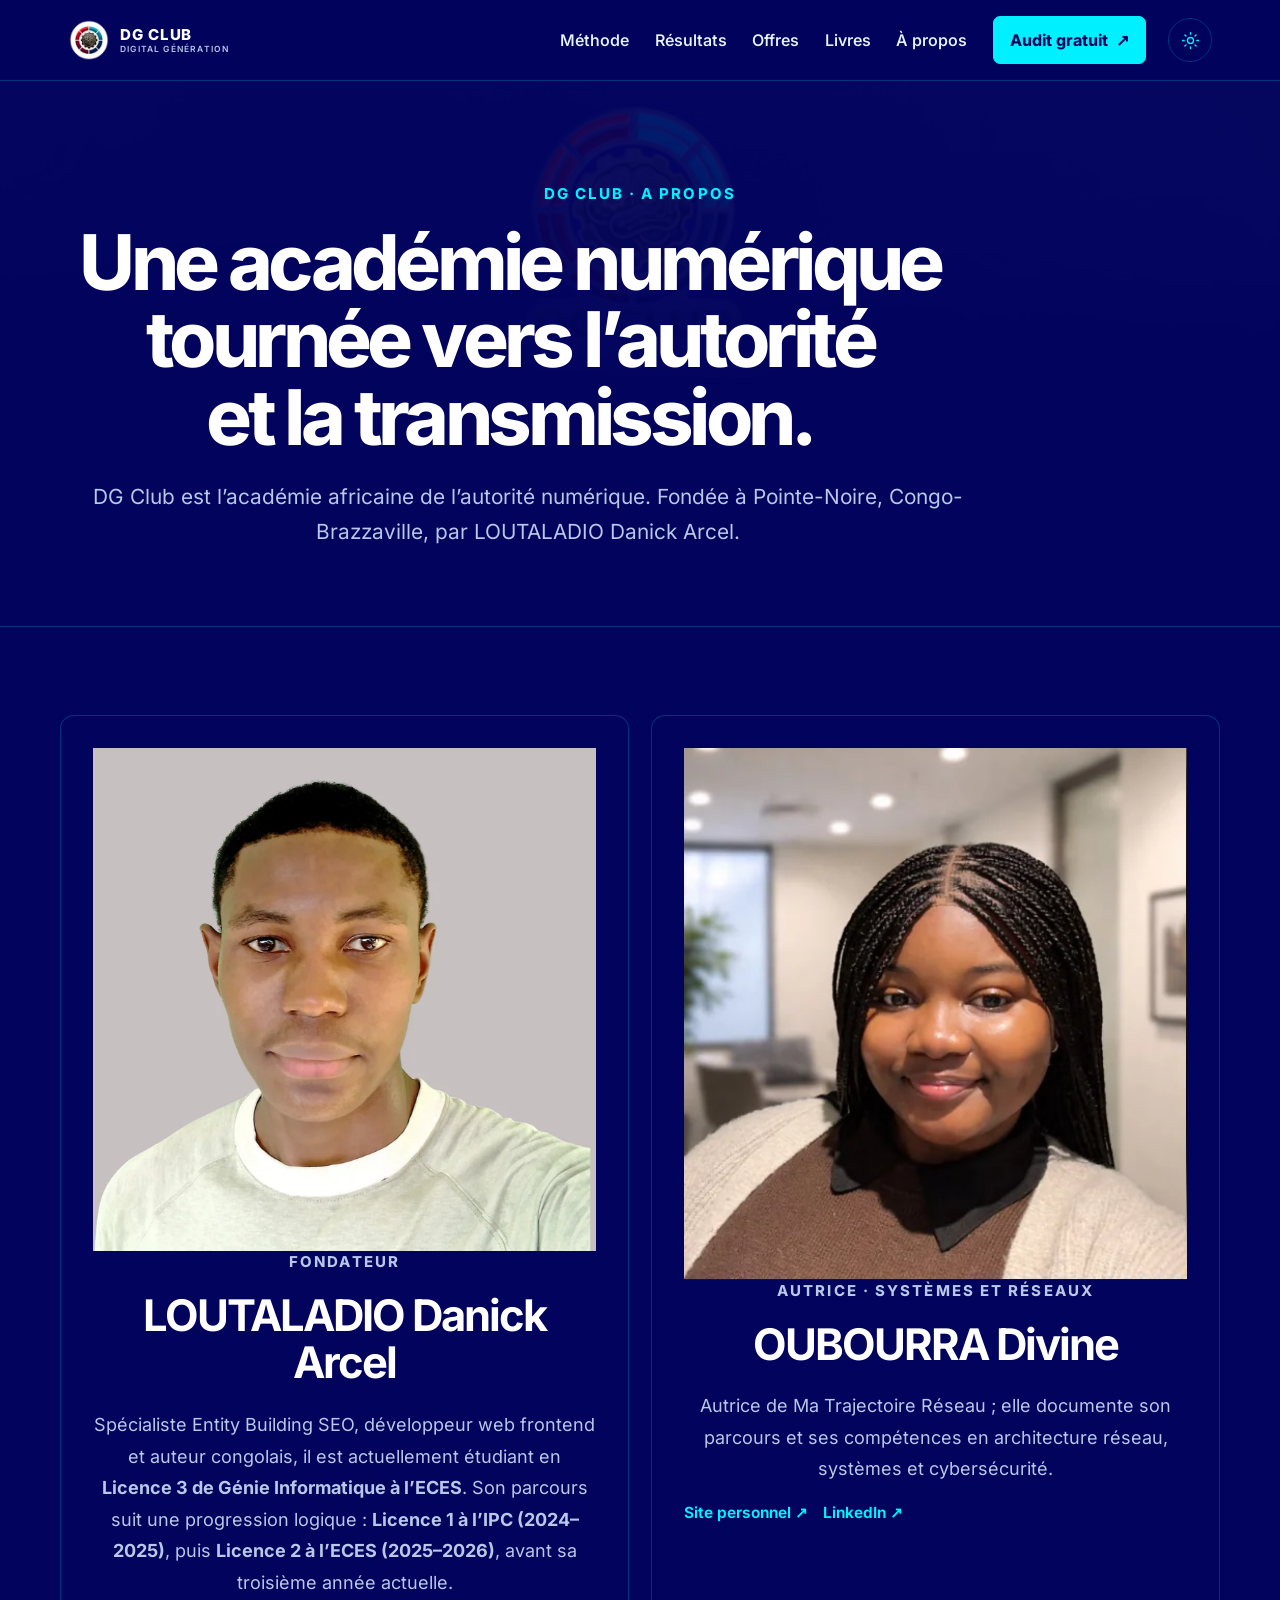
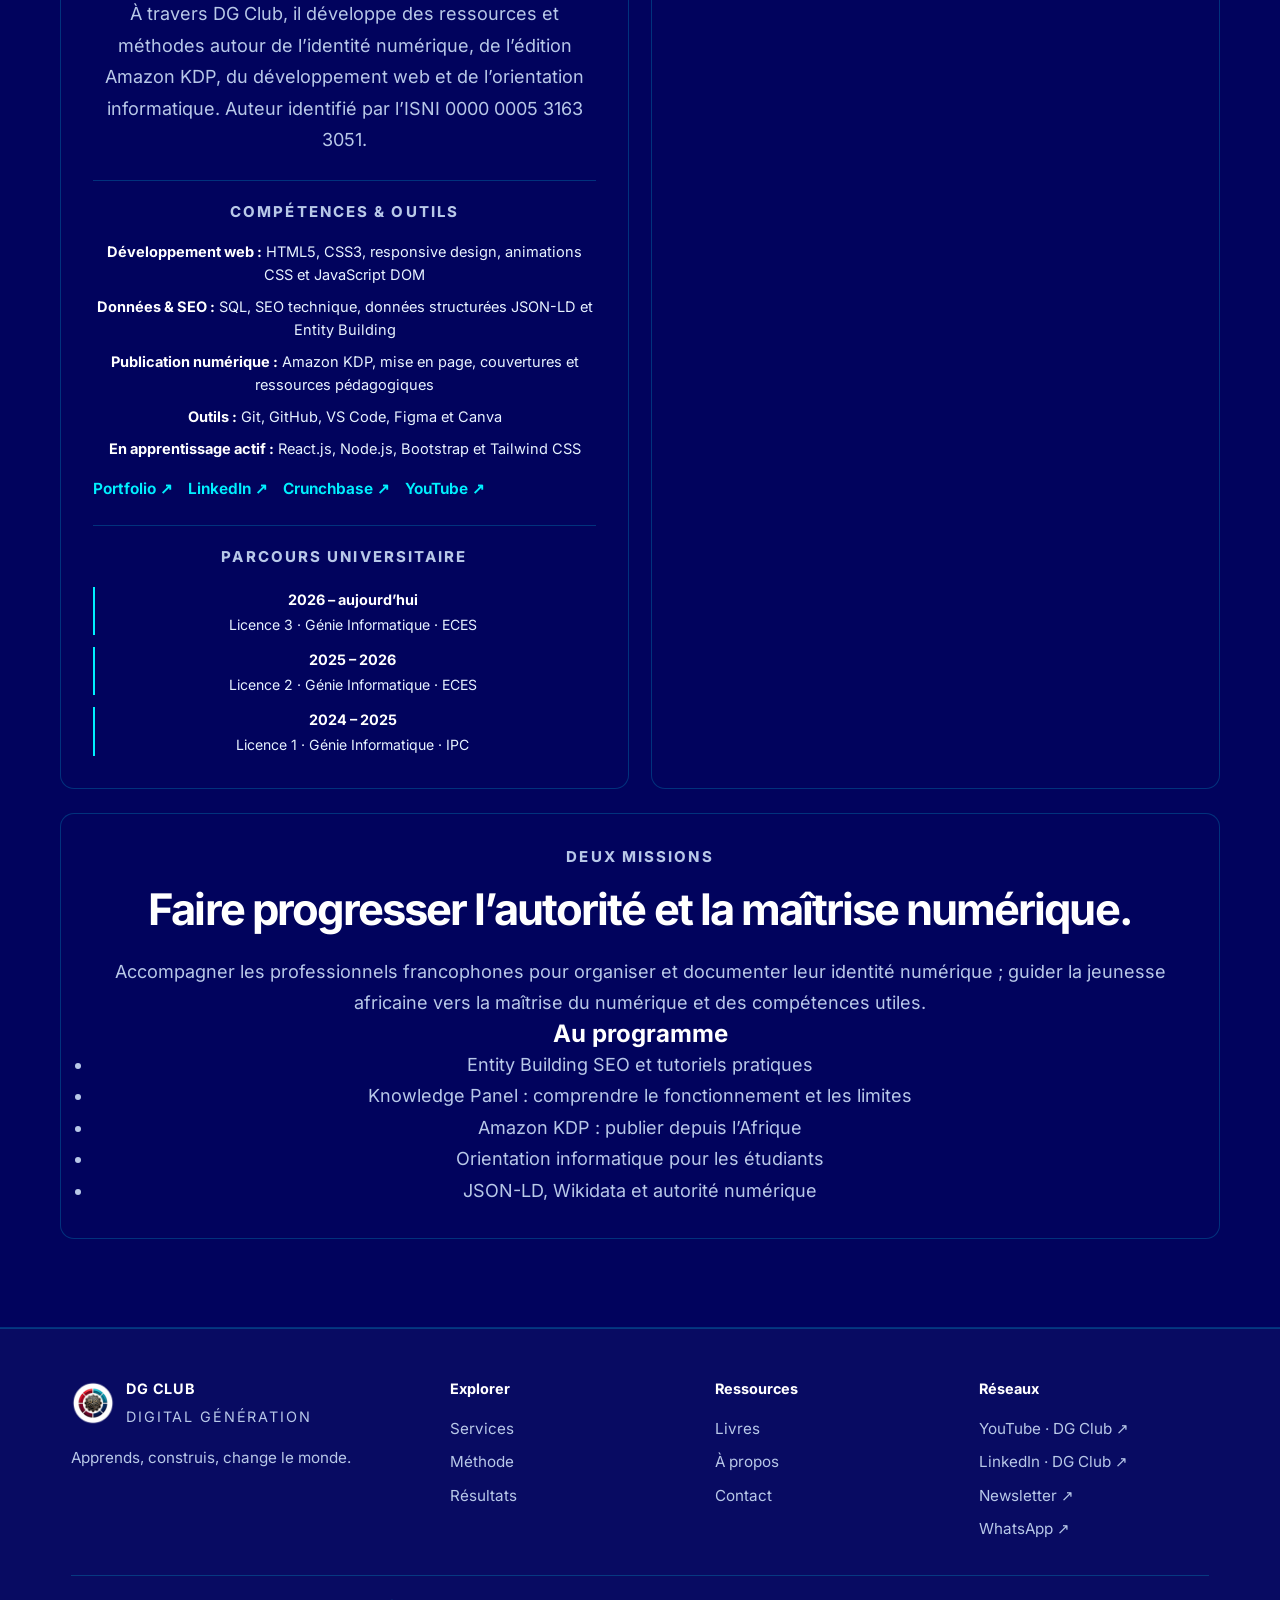
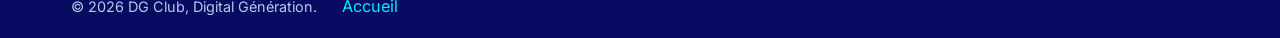
<file: a-propos/index.html>
<!doctype html>
<html lang="fr" data-theme="dark">
<head>
  <meta charset="utf-8"><meta name="viewport" content="width=device-width,initial-scale=1"><meta name="theme-color" content="#01035D">
  <script>try{const t=localStorage.getItem('dgclub-theme');if(t==='dark'||t==='light')document.documentElement.dataset.theme=t}catch{}</script>
  <title>À propos de DG Club | Académie numérique</title><meta name="description" content="Découvrez la mission de DG Club et le parcours de son fondateur LOUTALADIO Danick Arcel, étudiant en Licence 3 de Génie Informatique à Pointe-Noire."><link rel="canonical" href="https://dgclubofficiel.vercel.app/a-propos/">
  <meta property="og:type" content="website"><meta property="og:locale" content="fr_FR"><meta property="og:url" content="https://dgclubofficiel.vercel.app/a-propos/"><meta property="og:title" content="À propos de DG Club | Académie numérique"><meta property="og:description" content="Découvrez la mission de DG Club et le parcours de son fondateur LOUTALADIO Danick Arcel, étudiant en Licence 3 de Génie Informatique à Pointe-Noire."><meta property="og:image" content="https://dgclubofficiel.vercel.app/assets/Logo_DG_Club_Premium.png"><meta property="og:image:alt" content="Logo DG Club, Digital Génération">
  <meta name="twitter:card" content="summary_large_image"><meta name="twitter:title" content="À propos de DG Club | Académie numérique"><meta name="twitter:description" content="Découvrez la mission de DG Club, fondée à Pointe-Noire par LOUTALADIO Danick Arcel, et son équipe de créateurs et professionnels du numérique."><meta name="twitter:image" content="https://dgclubofficiel.vercel.app/assets/Logo_DG_Club_Premium.png">
  <link rel="icon" type="image/png" href="../assets/optimized/logo-favicon-64.png"><link rel="preload" href="../assets/fonts/inter-latin.woff2" as="font" type="font/woff2" crossorigin>
  <link rel="stylesheet" href="../style.css"><link rel="stylesheet" href="../hero.css"><link rel="stylesheet" href="../homepage-sections.css"><link rel="stylesheet" href="../identity-polish.css">
  <script type="application/ld+json">{"@context":"https://schema.org","@graph":[{"@type":"Organization","@id":"https://dgclubofficiel.vercel.app/#organization","name":"DG Club","alternateName":["Club DG","Club Génération Digitale","Digital Génération Club"],"url":"https://dgclubofficiel.vercel.app/","logo":"https://dgclubofficiel.vercel.app/assets/Logo_DG_Club_Premium.png","sameAs":["https://www.youtube.com/@DGClubOfficiel","https://www.linkedin.com/company/dg-club/","https://www.facebook.com/profile.php?id=61580465067147&sk=directory_links","https://www.crunchbase.com/organization/dg-club-a2c3"],"foundingLocation":{"@type":"Place","name":"Pointe-Noire, Congo-Brazzaville","address":{"@type":"PostalAddress","addressLocality":"Pointe-Noire","addressCountry":"CG"}},"areaServed":["France","Canada","Europe francophone","Afrique francophone"],"knowsAbout":["Entity Building SEO","identité numérique","orientation informatique","Amazon KDP"],"founder":{"@id":"https://dgclubofficiel.vercel.app/#danick-loutaladio"},"member":{"@id":"https://dgclubofficiel.vercel.app/#divine-oubourra"},"description":"DG Club est une académie numérique indépendante fondée à Pointe-Noire, au Congo-Brazzaville. Elle accompagne les professionnels francophones en Entity Building SEO et en autorité numérique, et guide la jeunesse africaine vers la maîtrise du numérique."},{"@type":"WebSite","@id":"https://dgclubofficiel.vercel.app/#website","url":"https://dgclubofficiel.vercel.app/","name":"DG Club","inLanguage":"fr-FR","publisher":{"@id":"https://dgclubofficiel.vercel.app/#organization"}},{"@type":"WebPage","@id":"https://dgclubofficiel.vercel.app/a-propos/#webpage","url":"https://dgclubofficiel.vercel.app/a-propos/","name":"À propos de DG Club | Académie numérique","description":"Découvrez la mission de DG Club, fondée à Pointe-Noire par LOUTALADIO Danick Arcel, et son équipe de créateurs et professionnels du numérique.","inLanguage":"fr-FR","isPartOf":{"@id":"https://dgclubofficiel.vercel.app/#website"},"about":{"@id":"https://dgclubofficiel.vercel.app/#organization"}},{"@type":"Person","@id":"https://dgclubofficiel.vercel.app/#danick-loutaladio","name":"LOUTALADIO Danick Arcel","url":"https://loutaladiodanickarcel.vercel.app/","sameAs":["https://loutaladiodanickarcel.vercel.app/","https://www.linkedin.com/in/danick-arcel-loutaladio-3589ba394","https://www.youtube.com/@LOUTALADIODanickArcel-j6r","https://github.com/Loutaladio","https://about.me/danickarcelloutaladio","https://www.instagram.com/arcel.372/","https://x.com/ArcelDanic36328","https://www.pinterest.com/arcel372/","https://www.facebook.com/profile.php?id=61575056546876&mibextid=ZbWKwL","https://filmfreeway.com/DanickArcelLOUTALADIO","https://www.crunchbase.com/person/danick-arcel-loutaladio","https://play.google.com/store/books/details/LOUTALADIO_Danick_Arcel_Guide_Ultime_d_Orientation?id=-NegEQAAQBAJ","https://fr.scribd.com/document/919687037/Guide-Ultime-D-orientation-Et-de-Reussite-en-Genie-Informatique-Au-Congo-Brazzaville","https://www.lulu.com/spotlight/httpsaboutmedanickarcelloutaladio","https://www.linkedin.com/newsletters/le-d%C3%A9brief-tech-de-danickos-7428729441029292032"],"identifier":{"@type":"PropertyValue","propertyID":"ISNI","value":"0000 0005 3163 3051"},"jobTitle":"Spécialiste Entity Building SEO, développeur web frontend, auteur et fondateur de DG Club","description":"LOUTALADIO Danick Arcel est spécialiste en Entity Building SEO, développeur web frontend, auteur congolais et étudiant en Licence 3 de Génie Informatique à l’ECES. Son parcours comprend une Licence 1 à l’IPC (2024–2025) et une Licence 2 à l’ECES (2025–2026). Il a fondé DG Club et développe des ressources sur l’identité numérique, la publication numérique et l’orientation informatique.","worksFor":{"@id":"https://dgclubofficiel.vercel.app/#organization"},"knowsAbout":["Entity Building SEO","référencement naturel","développement web frontend","HTML5","CSS3","responsive design","JavaScript","SQL","données structurées JSON-LD","Git","GitHub","Figma","Canva","Amazon KDP","orientation informatique","React.js","Node.js","karaté Kyokushin-Kai"]},{"@type":"Person","@id":"https://dgclubofficiel.vercel.app/#divine-oubourra","name":"OUBOURRA Divine","url":"https://oubourragrealafeedivine.netlify.app/","sameAs":["https://oubourragrealafeedivine.netlify.app/","https://fr.linkedin.com/in/divine-oubourra-2006j","https://fr.pinterest.com/oubourradivine/"],"worksFor":{"@id":"https://dgclubofficiel.vercel.app/#organization"}}]}</script>
</head>
<body><a class="skip-link" href="#main-content">Aller au contenu principal</a><header><nav class="site-nav" aria-label="Navigation principale"><a class="site-brand" href="/"><img src="../assets/optimized/logo-mark-96.webp" alt="" width="42" height="42"><span><strong>DG CLUB</strong><small>Digital Génération</small></span></a><button class="theme-toggle" type="button" aria-label="Passer au thème clair" title="Passer au thème clair"><svg class="theme-icon theme-icon--sun" viewBox="0 0 24 24" aria-hidden="true"><circle cx="12" cy="12" r="3.8"></circle><path d="M12 2v2m0 16v2M4.93 4.93l1.42 1.42m11.3 11.3 1.42 1.42M2 12h2m16 0h2M4.93 19.07l1.42-1.42m11.3-11.3 1.42-1.42"></path></svg><svg class="theme-icon theme-icon--moon" viewBox="0 0 24 24" aria-hidden="true"><path d="M20.2 15.1A8.6 8.6 0 0 1 8.9 3.8 8.7 8.7 0 1 0 20.2 15.1Z"></path></svg></button><button class="menu-toggle" type="button" aria-label="Ouvrir le menu" aria-expanded="false" aria-controls="site-menu"><span></span><span></span></button><ul class="site-links" id="site-menu"><li><a href="/methode/">Méthode</a></li><li><a href="/resultats/">Résultats</a></li><li><a href="/services/">Offres</a></li><li><a href="/livre/">Livres</a></li><li><a href="/a-propos/">À propos</a></li><li><a class="nav-cta" href="/contact/">Audit gratuit <span aria-hidden="true">↗</span></a></li></ul></nav></header><main id="main-content"><section class="page-hero"><div class="page-hero__inner"><p class="page-kicker">DG CLUB · A PROPOS</p><h1>Une académie numérique tournée vers l’autorité et la transmission.</h1><p class="page-hero__intro">DG Club est l’académie africaine de l’autorité numérique. Fondée à Pointe-Noire, Congo-Brazzaville, par LOUTALADIO Danick Arcel.</p></div></section><section class="page-section"><div class="page-section__inner"><div class="page-grid"><article class="page-card"><img src="../assets/optimized/founder-danick.webp" alt="Portrait de LOUTALADIO Danick Arcel" width="720" height="720" loading="lazy"><p class="page-kicker">FONDATEUR</p><h2>LOUTALADIO Danick Arcel</h2><p>Spécialiste Entity Building SEO, développeur web frontend et auteur congolais, il est actuellement étudiant en <strong>Licence 3 de Génie Informatique à l’ECES</strong>. Son parcours suit une progression logique : <strong>Licence 1 à l’IPC (2024–2025)</strong>, puis <strong>Licence 2 à l’ECES (2025–2026)</strong>, avant sa troisième année actuelle.</p><p>À travers DG Club, il développe des ressources et méthodes autour de l’identité numérique, de l’édition Amazon KDP, du développement web et de l’orientation informatique. Auteur identifié par l’ISNI 0000 0005 3163 3051.</p><div class="founder-skills"><p class="page-kicker">COMPÉTENCES &amp; OUTILS</p><ul><li><strong>Développement web :</strong> HTML5, CSS3, responsive design, animations CSS et JavaScript DOM</li><li><strong>Données &amp; SEO :</strong> SQL, SEO technique, données structurées JSON-LD et Entity Building</li><li><strong>Publication numérique :</strong> Amazon KDP, mise en page, couvertures et ressources pédagogiques</li><li><strong>Outils :</strong> Git, GitHub, VS Code, Figma et Canva</li><li><strong>En apprentissage actif :</strong> React.js, Node.js, Bootstrap et Tailwind CSS</li></ul></div><div class="profile-links"><a href="https://loutaladiodanickarcel.vercel.app/" target="_blank" rel="noopener noreferrer">Portfolio ↗</a><a href="https://www.linkedin.com/in/danick-arcel-loutaladio-3589ba394" target="_blank" rel="noopener noreferrer">LinkedIn ↗</a><a href="https://www.crunchbase.com/person/danick-arcel-loutaladio" target="_blank" rel="noopener noreferrer">Crunchbase ↗</a><a href="https://www.youtube.com/@LOUTALADIODanickArcel-j6r" target="_blank" rel="noopener noreferrer">YouTube ↗</a></div><div class="education-timeline" aria-label="Parcours universitaire de LOUTALADIO Danick Arcel"><p class="page-kicker">PARCOURS UNIVERSITAIRE</p><ol><li><strong>2026 – aujourd’hui</strong><span>Licence 3 · Génie Informatique · ECES</span></li><li><strong>2025 – 2026</strong><span>Licence 2 · Génie Informatique · ECES</span></li><li><strong>2024 – 2025</strong><span>Licence 1 · Génie Informatique · IPC</span></li></ol></div></article><article class="page-card"><img src="../assets/optimized/founder-divine.webp" alt="Portrait d’OUBOURRA Divine" width="485" height="513" loading="lazy"><p class="page-kicker">AUTRICE · SYSTÈMES ET RÉSEAUX</p><h2>OUBOURRA Divine</h2><p>Autrice de Ma Trajectoire Réseau ; elle documente son parcours et ses compétences en architecture réseau, systèmes et cybersécurité.</p><div class="profile-links"><a href="https://oubourragrealafeedivine.netlify.app/" target="_blank" rel="noopener noreferrer">Site personnel ↗</a><a href="https://fr.linkedin.com/in/divine-oubourra-2006j" target="_blank" rel="noopener noreferrer">LinkedIn ↗</a></div></article></div><article class="page-card" style="margin-top:24px"><p class="page-kicker">DEUX MISSIONS</p><h2>Faire progresser l’autorité et la maîtrise numérique.</h2><p>Accompagner les professionnels francophones pour organiser et documenter leur identité numérique ; guider la jeunesse africaine vers la maîtrise du numérique et des compétences utiles.</p><h3>Au programme</h3><ul><li>Entity Building SEO et tutoriels pratiques</li><li>Knowledge Panel : comprendre le fonctionnement et les limites</li><li>Amazon KDP : publier depuis l’Afrique</li><li>Orientation informatique pour les étudiants</li><li>JSON-LD, Wikidata et autorité numérique</li></ul></article></div></section></main><footer class="site-footer"><div class="home-container footer-grid"><div class="footer-brand"><a href="/"><img src="../assets/optimized/logo-mark-96.webp" alt="" width="44" height="44"><span><strong>DG CLUB</strong><small>DIGITAL GÉNÉRATION</small></span></a><p>Apprends, construis, change le monde.</p></div><div class="footer-column"><h2>Explorer</h2><a href="/services/">Services</a><a href="/methode/">Méthode</a><a href="/resultats/">Résultats</a></div><div class="footer-column"><h2>Ressources</h2><a href="/livre/">Livres</a><a href="/a-propos/">À propos</a><a href="/contact/">Contact</a></div><div class="footer-column"><h2>Réseaux</h2><a href="https://www.youtube.com/@DGClubOfficiel" target="_blank" rel="noopener noreferrer">YouTube · DG Club ↗</a><a href="https://www.linkedin.com/company/dg-club/" target="_blank" rel="noopener noreferrer">LinkedIn · DG Club ↗</a><a href="https://www.linkedin.com/newsletters/le-d%C3%A9brief-tech-de-danickos-7428729441029292032" target="_blank" rel="noopener noreferrer">Newsletter ↗</a><a href="https://wa.me/242064742678" target="_blank" rel="noopener noreferrer">WhatsApp ↗</a></div></div><div class="home-container footer-bottom"><p>© 2026 DG Club, Digital Génération.</p><a href="/">Accueil</a></div></footer><script src="../site-config.js" defer></script><script src="../assets/gsap.min.js" defer></script><script src="../hero-motion.js" defer></script></body></html>
</file>
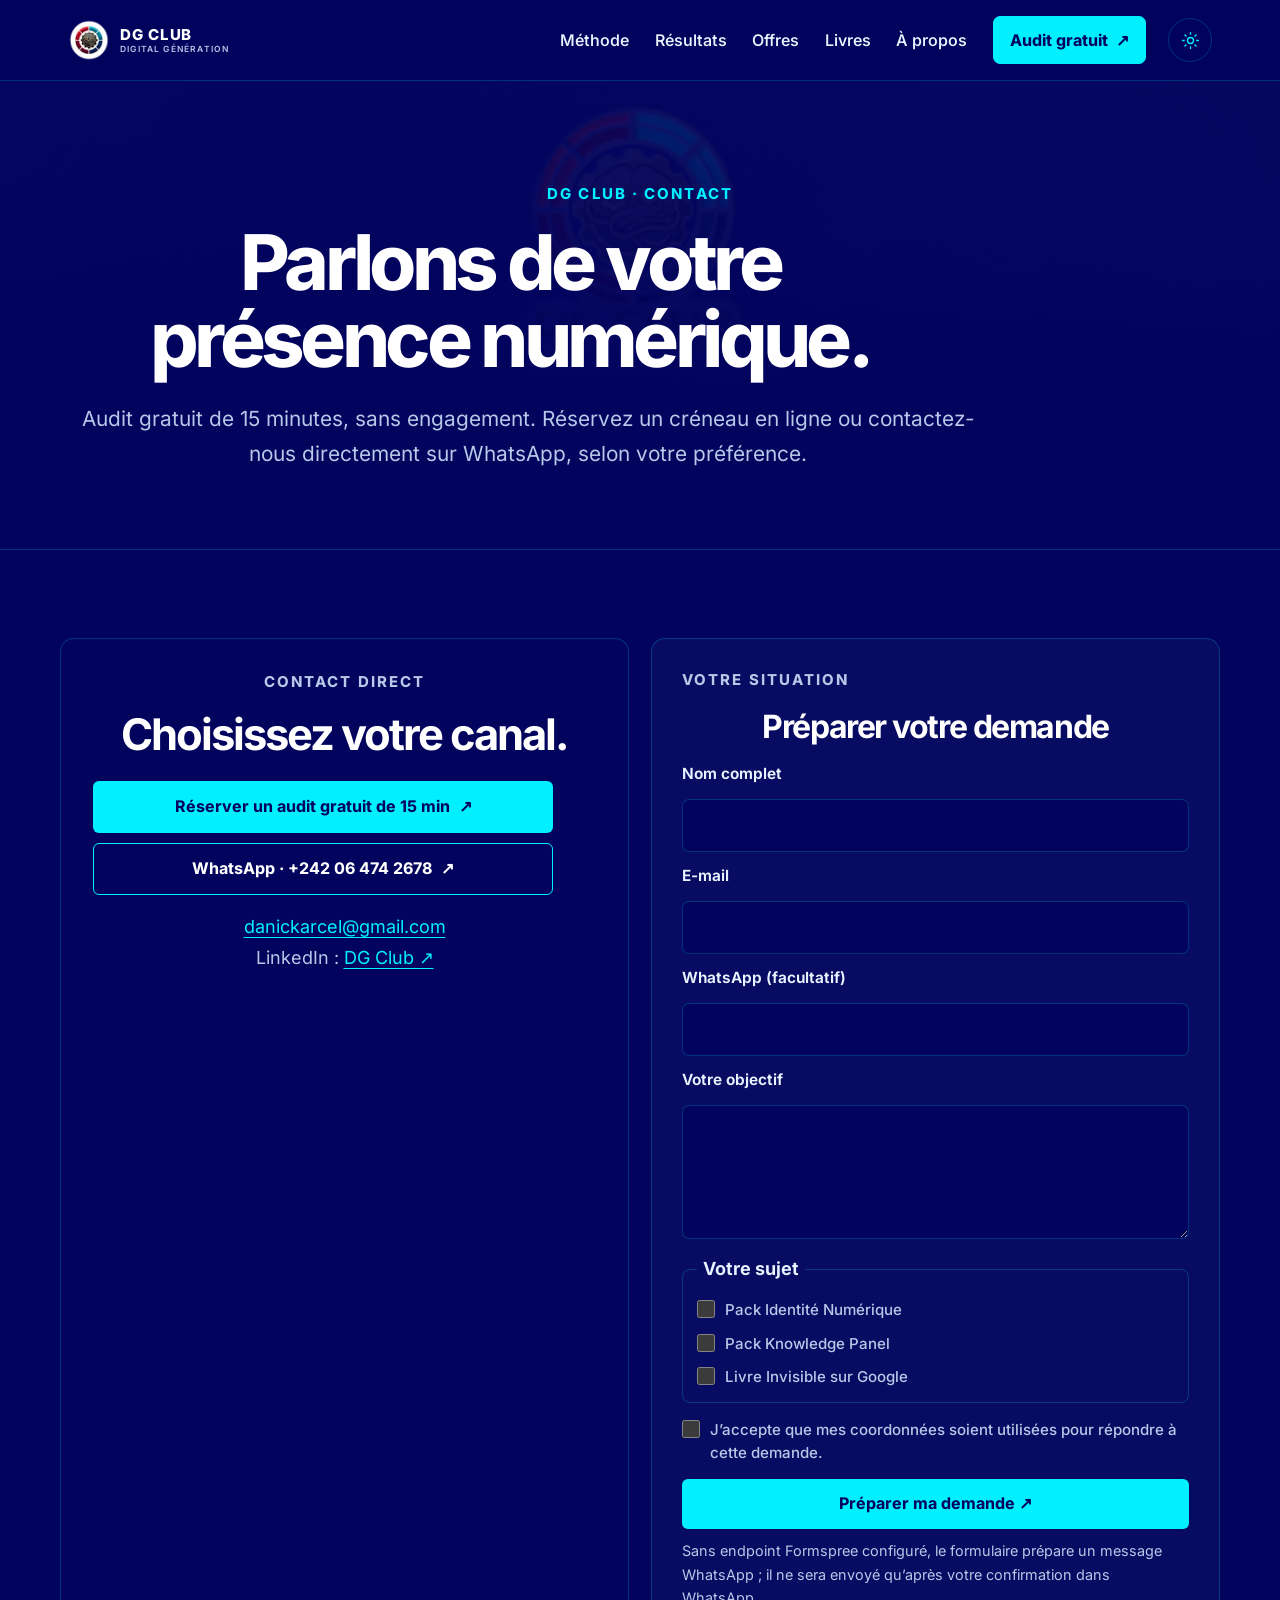
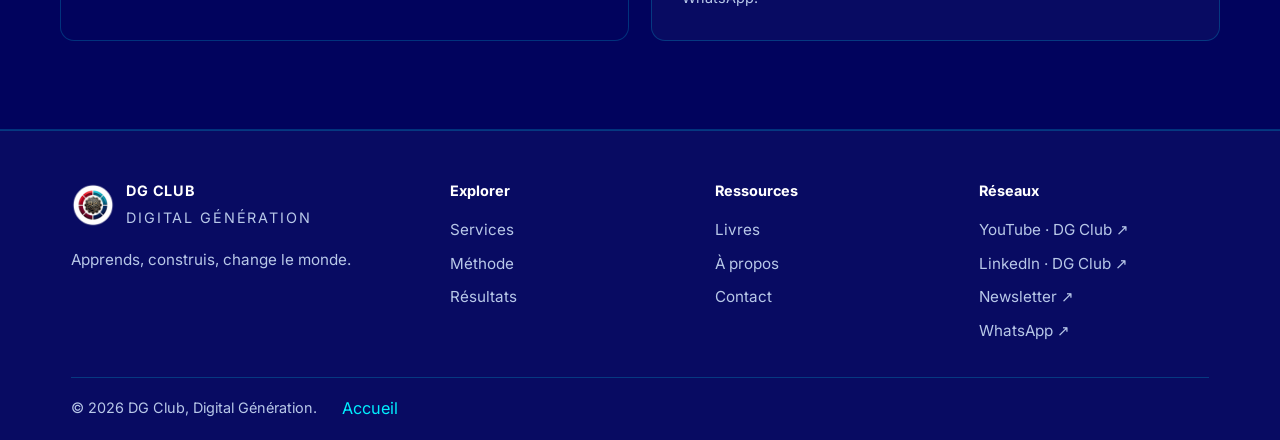
<file: contact/index.html>
<!doctype html>
<html lang="fr" data-theme="dark">
<head>
  <meta charset="utf-8"><meta name="viewport" content="width=device-width,initial-scale=1"><meta name="theme-color" content="#01035D">
  <script>try{const t=localStorage.getItem('dgclub-theme');if(t==='dark'||t==='light')document.documentElement.dataset.theme=t}catch{}</script>
  <title>Contact et audit gratuit | DG Club</title><meta name="description" content="Contactez DG Club pour un audit gratuit de 15 minutes sur votre présence numérique, vos sources et vos profils publics."><link rel="canonical" href="https://dgclubofficiel.vercel.app/contact/">
  <meta property="og:type" content="website"><meta property="og:locale" content="fr_FR"><meta property="og:url" content="https://dgclubofficiel.vercel.app/contact/"><meta property="og:title" content="Contact et audit gratuit | DG Club"><meta property="og:description" content="Contactez DG Club pour un audit gratuit de 15 minutes sur votre présence numérique, vos sources et vos profils publics."><meta property="og:image" content="https://dgclubofficiel.vercel.app/assets/Logo_DG_Club_Premium.png"><meta property="og:image:alt" content="Logo DG Club, Digital Génération">
  <meta name="twitter:card" content="summary_large_image"><meta name="twitter:title" content="Contact et audit gratuit | DG Club"><meta name="twitter:description" content="Contactez DG Club pour un audit gratuit de 15 minutes sur votre présence numérique, vos sources et vos profils publics."><meta name="twitter:image" content="https://dgclubofficiel.vercel.app/assets/Logo_DG_Club_Premium.png">
  <link rel="icon" type="image/png" href="../assets/optimized/logo-favicon-64.png"><link rel="preload" href="../assets/fonts/inter-latin.woff2" as="font" type="font/woff2" crossorigin>
  <link rel="stylesheet" href="../style.css"><link rel="stylesheet" href="../hero.css"><link rel="stylesheet" href="../homepage-sections.css"><link rel="stylesheet" href="../identity-polish.css">
  <script type="application/ld+json">{"@context":"https://schema.org","@graph":[{"@type":"Organization","@id":"https://dgclubofficiel.vercel.app/#organization","name":"DG Club","alternateName":["Club DG","Club Génération Digitale","Digital Génération Club"],"url":"https://dgclubofficiel.vercel.app/","logo":"https://dgclubofficiel.vercel.app/assets/Logo_DG_Club_Premium.png","sameAs":["https://www.youtube.com/@DGClubOfficiel","https://www.linkedin.com/company/dg-club/","https://www.facebook.com/profile.php?id=61580465067147&sk=directory_links","https://www.crunchbase.com/organization/dg-club-a2c3"],"foundingLocation":{"@type":"Place","name":"Pointe-Noire, Congo-Brazzaville","address":{"@type":"PostalAddress","addressLocality":"Pointe-Noire","addressCountry":"CG"}},"areaServed":["France","Canada","Europe francophone","Afrique francophone"],"knowsAbout":["Entity Building SEO","identité numérique","orientation informatique","Amazon KDP"],"founder":{"@id":"https://dgclubofficiel.vercel.app/#danick-loutaladio"},"member":{"@id":"https://dgclubofficiel.vercel.app/#divine-oubourra"},"description":"DG Club est une académie numérique indépendante fondée à Pointe-Noire, au Congo-Brazzaville. Elle accompagne les professionnels francophones en Entity Building SEO et en autorité numérique, et guide la jeunesse africaine vers la maîtrise du numérique."},{"@type":"WebSite","@id":"https://dgclubofficiel.vercel.app/#website","url":"https://dgclubofficiel.vercel.app/","name":"DG Club","inLanguage":"fr-FR","publisher":{"@id":"https://dgclubofficiel.vercel.app/#organization"}},{"@type":"WebPage","@id":"https://dgclubofficiel.vercel.app/contact/#webpage","url":"https://dgclubofficiel.vercel.app/contact/","name":"Contact et audit gratuit | DG Club","description":"Contactez DG Club pour un audit gratuit de 15 minutes sur votre présence numérique, vos sources et vos profils publics.","inLanguage":"fr-FR","isPartOf":{"@id":"https://dgclubofficiel.vercel.app/#website"},"about":{"@id":"https://dgclubofficiel.vercel.app/#organization"}},{"@type":"ContactPage","@id":"https://dgclubofficiel.vercel.app/contact/#webpage","url":"https://dgclubofficiel.vercel.app/contact/","name":"Contact DG Club","about":{"@id":"https://dgclubofficiel.vercel.app/#organization"}},{"@type":"Person","@id":"https://dgclubofficiel.vercel.app/#danick-loutaladio","name":"LOUTALADIO Danick Arcel","alternateName":["Danick Arcel Loutaladio","Danick Loutaladio"],"jobTitle":"Spécialiste Entity Building SEO, développeur web frontend, auteur et fondateur de DG Club","url":"https://loutaladiodanickarcel.vercel.app/","worksFor":{"@id":"https://dgclubofficiel.vercel.app/#organization"},"sameAs":["https://loutaladiodanickarcel.vercel.app/","https://www.linkedin.com/in/danick-arcel-loutaladio-3589ba394","https://www.youtube.com/@LOUTALADIODanickArcel-j6r","https://github.com/Loutaladio","https://about.me/danickarcelloutaladio","https://www.instagram.com/arcel.372/","https://x.com/ArcelDanic36328","https://www.pinterest.com/arcel372/","https://www.facebook.com/profile.php?id=61575056546876&mibextid=ZbWKwL","https://filmfreeway.com/DanickArcelLOUTALADIO","https://www.crunchbase.com/person/danick-arcel-loutaladio","https://play.google.com/store/books/details/LOUTALADIO_Danick_Arcel_Guide_Ultime_d_Orientation?id=-NegEQAAQBAJ","https://fr.scribd.com/document/919687037/Guide-Ultime-D-orientation-Et-de-Reussite-en-Genie-Informatique-Au-Congo-Brazzaville","https://www.lulu.com/spotlight/httpsaboutmedanickarcelloutaladio","https://www.linkedin.com/newsletters/le-d%C3%A9brief-tech-de-danickos-7428729441029292032"],"identifier":{"@type":"PropertyValue","propertyID":"ISNI","value":"0000 0005 3163 3051"},"description":"LOUTALADIO Danick Arcel est spécialiste en Entity Building SEO, développeur web frontend et auteur congolais. Il a fondé DG Club et développe des ressources sur l’identité numérique, la publication numérique et l’orientation informatique.","knowsAbout":["Entity Building SEO","référencement naturel","développement web frontend","HTML","CSS","JavaScript","SQL","Amazon KDP","orientation informatique","karaté Kyokushin-Kai"]},{"@type":"Person","@id":"https://dgclubofficiel.vercel.app/#divine-oubourra","name":"OUBOURRA Divine","alternateName":"Divine Oubourra","url":"https://oubourragrealafeedivine.netlify.app/","worksFor":{"@id":"https://dgclubofficiel.vercel.app/#organization"},"sameAs":["https://oubourragrealafeedivine.netlify.app/","https://fr.linkedin.com/in/divine-oubourra-2006j","https://fr.pinterest.com/oubourradivine/"]}]}</script>
</head>
<body><a class="skip-link" href="#main-content">Aller au contenu principal</a><header><nav class="site-nav" aria-label="Navigation principale"><a class="site-brand" href="/"><img src="../assets/optimized/logo-mark-96.webp" alt="" width="42" height="42"><span><strong>DG CLUB</strong><small>Digital Génération</small></span></a><button class="theme-toggle" type="button" aria-label="Passer au thème clair" title="Passer au thème clair"><svg class="theme-icon theme-icon--sun" viewBox="0 0 24 24" aria-hidden="true"><circle cx="12" cy="12" r="3.8"></circle><path d="M12 2v2m0 16v2M4.93 4.93l1.42 1.42m11.3 11.3 1.42 1.42M2 12h2m16 0h2M4.93 19.07l1.42-1.42m11.3-11.3 1.42-1.42"></path></svg><svg class="theme-icon theme-icon--moon" viewBox="0 0 24 24" aria-hidden="true"><path d="M20.2 15.1A8.6 8.6 0 0 1 8.9 3.8 8.7 8.7 0 1 0 20.2 15.1Z"></path></svg></button><button class="menu-toggle" type="button" aria-label="Ouvrir le menu" aria-expanded="false" aria-controls="site-menu"><span></span><span></span></button><ul class="site-links" id="site-menu"><li><a href="/methode/">Méthode</a></li><li><a href="/resultats/">Résultats</a></li><li><a href="/services/">Offres</a></li><li><a href="/livre/">Livres</a></li><li><a href="/a-propos/">À propos</a></li><li><a class="nav-cta" href="/contact/">Audit gratuit <span aria-hidden="true">↗</span></a></li></ul></nav></header><main id="main-content"><section class="page-hero"><div class="page-hero__inner"><p class="page-kicker">DG CLUB · CONTACT</p><h1>Parlons de votre présence numérique.</h1><p class="page-hero__intro">Audit gratuit de 15 minutes, sans engagement. Réservez un créneau en ligne ou contactez-nous directement sur WhatsApp, selon votre préférence.</p></div></section><section class="page-section"><div class="page-section__inner"><div class="page-grid"><article class="page-card"><p class="page-kicker">CONTACT DIRECT</p><h2>Choisissez votre canal.</h2><div class="contact-booking-actions" aria-label="Choisissez comment échanger avec DG Club"><a class="button button--primary" href="https://cal.com/danick-arcel-loutaladio-eappqh/15min" target="_blank" rel="noopener noreferrer">Réserver un audit gratuit de 15 min <span aria-hidden="true">↗</span></a><a class="button button--outline" href="https://wa.me/242064742678?text=Bonjour%20DG%20Club%2C%20je%20souhaite%20%C3%A9changer%20directement%20au%20sujet%20de%20mon%20audit%20d%C3%A9couverte." target="_blank" rel="noopener noreferrer">WhatsApp · +242 06 474 2678 <span aria-hidden="true">↗</span></a></div><p><a href="mailto:danickarcel@gmail.com">danickarcel@gmail.com</a></p><p>LinkedIn : <a href="https://www.linkedin.com/company/dg-club/" target="_blank" rel="noopener noreferrer">DG Club ↗</a></p></article><form class="contact-form" data-contact-form><div class="form-heading"><p class="page-kicker">VOTRE SITUATION</p><h2>Préparer votre demande</h2></div><label for="contact-name">Nom complet</label><input id="contact-name" name="name" autocomplete="name" required><label for="contact-email">E-mail</label><input id="contact-email" type="email" name="email" autocomplete="email" required><label for="contact-whatsapp">WhatsApp (facultatif)</label><input id="contact-whatsapp" type="tel" name="whatsapp" autocomplete="tel"><label for="contact-situation">Votre objectif</label><textarea id="contact-situation" name="situation" rows="4" minlength="12" maxlength="1200" required></textarea><fieldset><legend>Votre sujet</legend><div class="offer-choices"><label><input type="checkbox" name="offre" value="Pack Identité Numérique & Autorité Google"> Pack Identité Numérique</label><label><input type="checkbox" name="offre" value="Pack Knowledge Panel & Autorité d’Auteur"> Pack Knowledge Panel</label><label><input type="checkbox" name="offre" value="Invisible sur Google"> Livre Invisible sur Google</label></div></fieldset><label class="consent-line"><input type="checkbox" name="consentement" value="oui" required><span>J’accepte que mes coordonnées soient utilisées pour répondre à cette demande.</span></label><button class="button button--primary form-submit" type="submit">Préparer ma demande ↗</button><p class="form-help">Sans endpoint Formspree configuré, le formulaire prépare un message WhatsApp ; il ne sera envoyé qu’après votre confirmation dans WhatsApp.</p><p class="form-status" data-form-status role="status" aria-live="polite"></p></form></div></div></section><aside class="consent-banner" data-analytics-consent hidden aria-labelledby="consent-title"><div><h2 id="consent-title">Vos préférences</h2><p>Aucun outil de mesure ne se charge avant votre choix.</p></div><div class="consent-actions"><button class="button button--outline" type="button" data-consent-reject>Refuser</button><button class="button button--primary" type="button" data-consent-accept>Accepter</button></div></aside></main><footer class="site-footer"><div class="home-container footer-grid"><div class="footer-brand"><a href="/"><img src="../assets/optimized/logo-mark-96.webp" alt="" width="44" height="44"><span><strong>DG CLUB</strong><small>DIGITAL GÉNÉRATION</small></span></a><p>Apprends, construis, change le monde.</p></div><div class="footer-column"><h2>Explorer</h2><a href="/services/">Services</a><a href="/methode/">Méthode</a><a href="/resultats/">Résultats</a></div><div class="footer-column"><h2>Ressources</h2><a href="/livre/">Livres</a><a href="/a-propos/">À propos</a><a href="/contact/">Contact</a></div><div class="footer-column"><h2>Réseaux</h2><a href="https://www.youtube.com/@DGClubOfficiel" target="_blank" rel="noopener noreferrer">YouTube · DG Club ↗</a><a href="https://www.linkedin.com/company/dg-club/" target="_blank" rel="noopener noreferrer">LinkedIn · DG Club ↗</a><a href="https://www.linkedin.com/newsletters/le-d%C3%A9brief-tech-de-danickos-7428729441029292032" target="_blank" rel="noopener noreferrer">Newsletter ↗</a><a href="https://wa.me/242064742678" target="_blank" rel="noopener noreferrer">WhatsApp ↗</a></div></div><div class="home-container footer-bottom"><p>© 2026 DG Club, Digital Génération.</p><a href="/">Accueil</a></div></footer><script src="../site-config.js" defer></script><script src="../assets/gsap.min.js" defer></script><script src="../hero-motion.js" defer></script><script src="../homepage-interactions.js" defer></script></body></html>
</file>
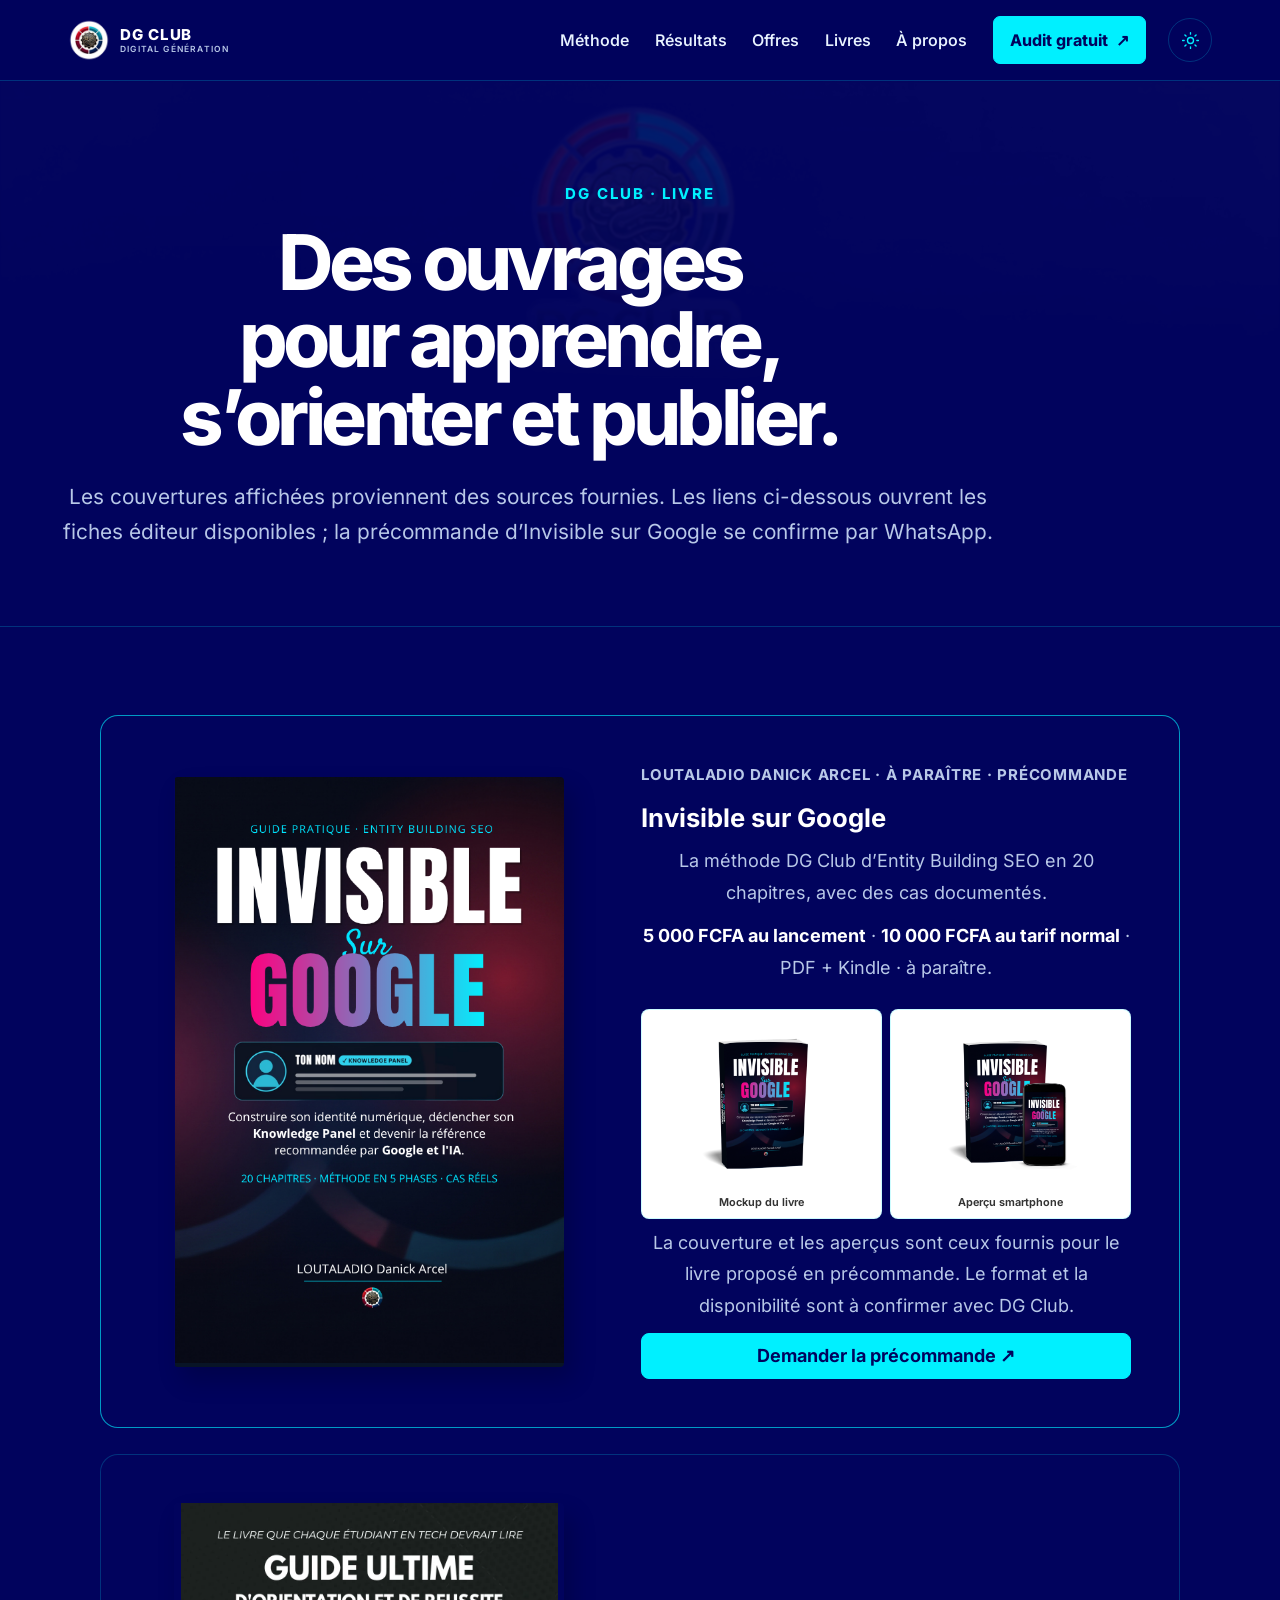
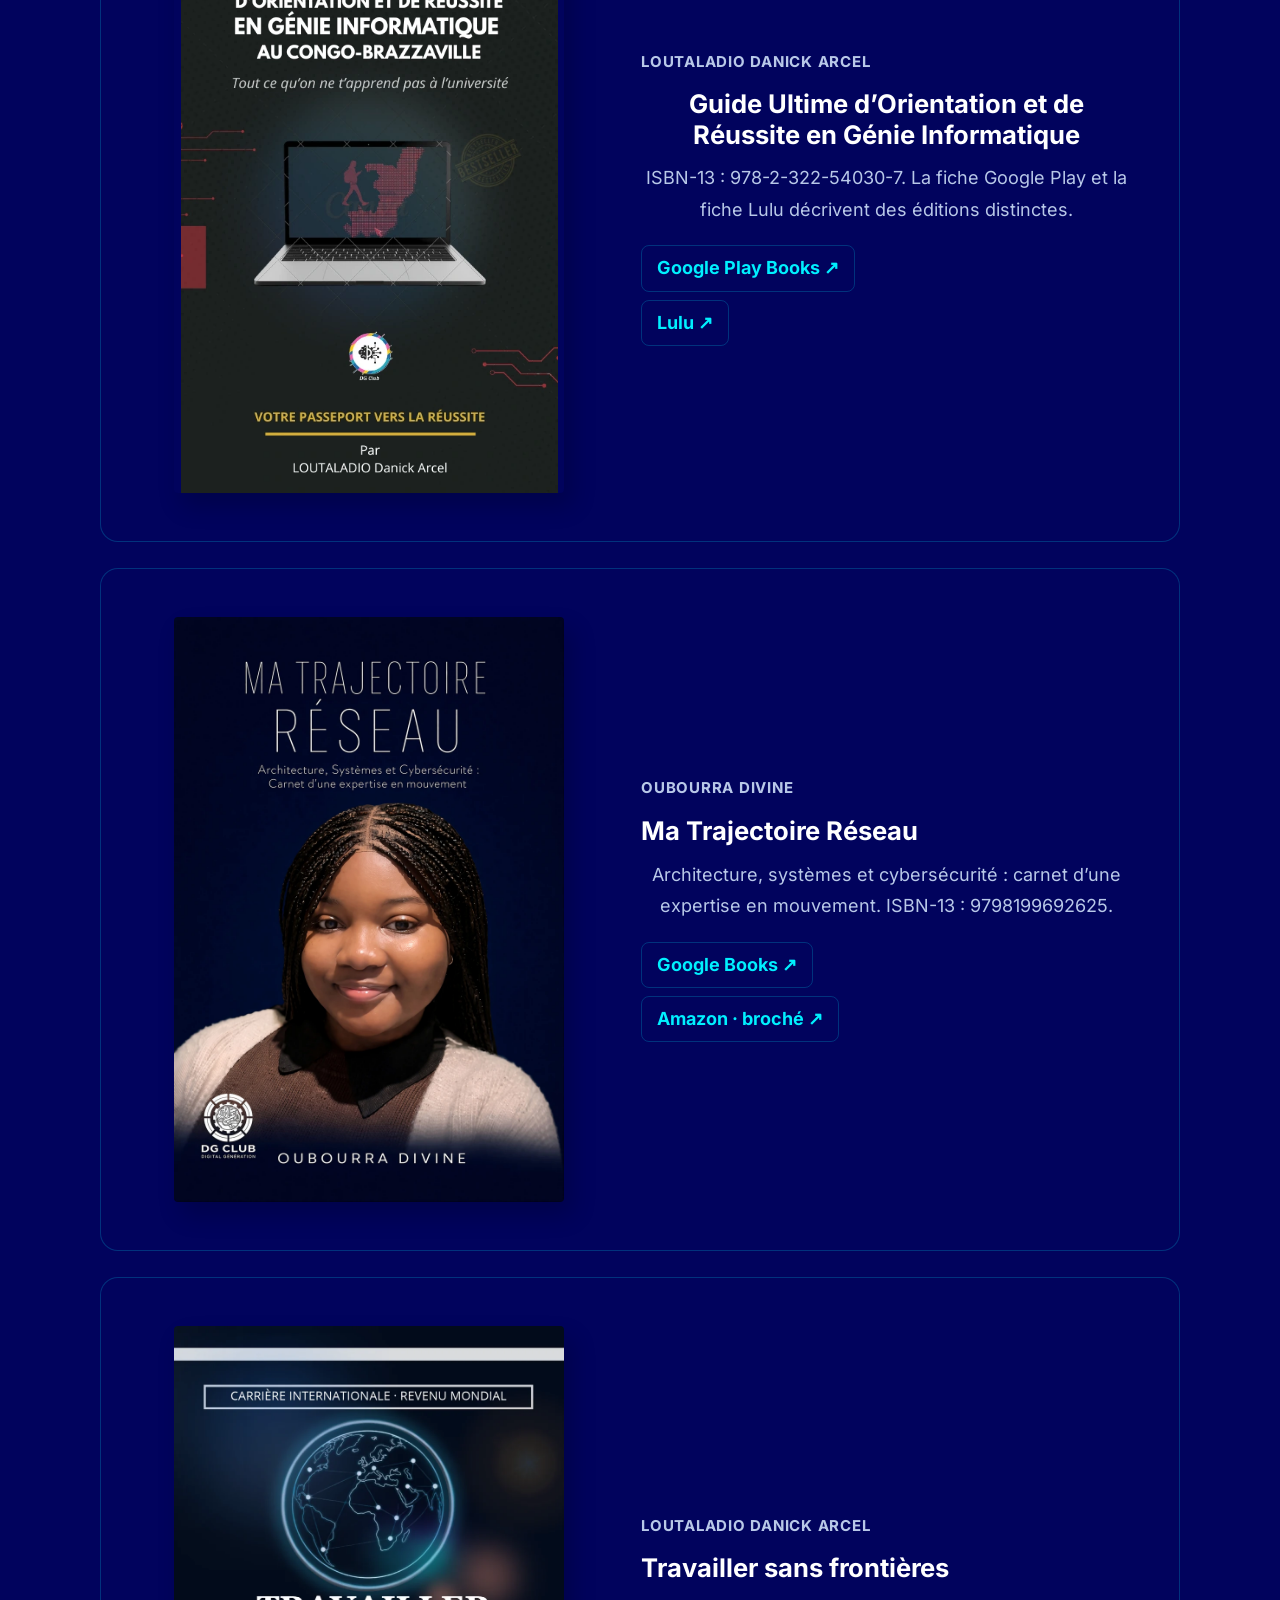
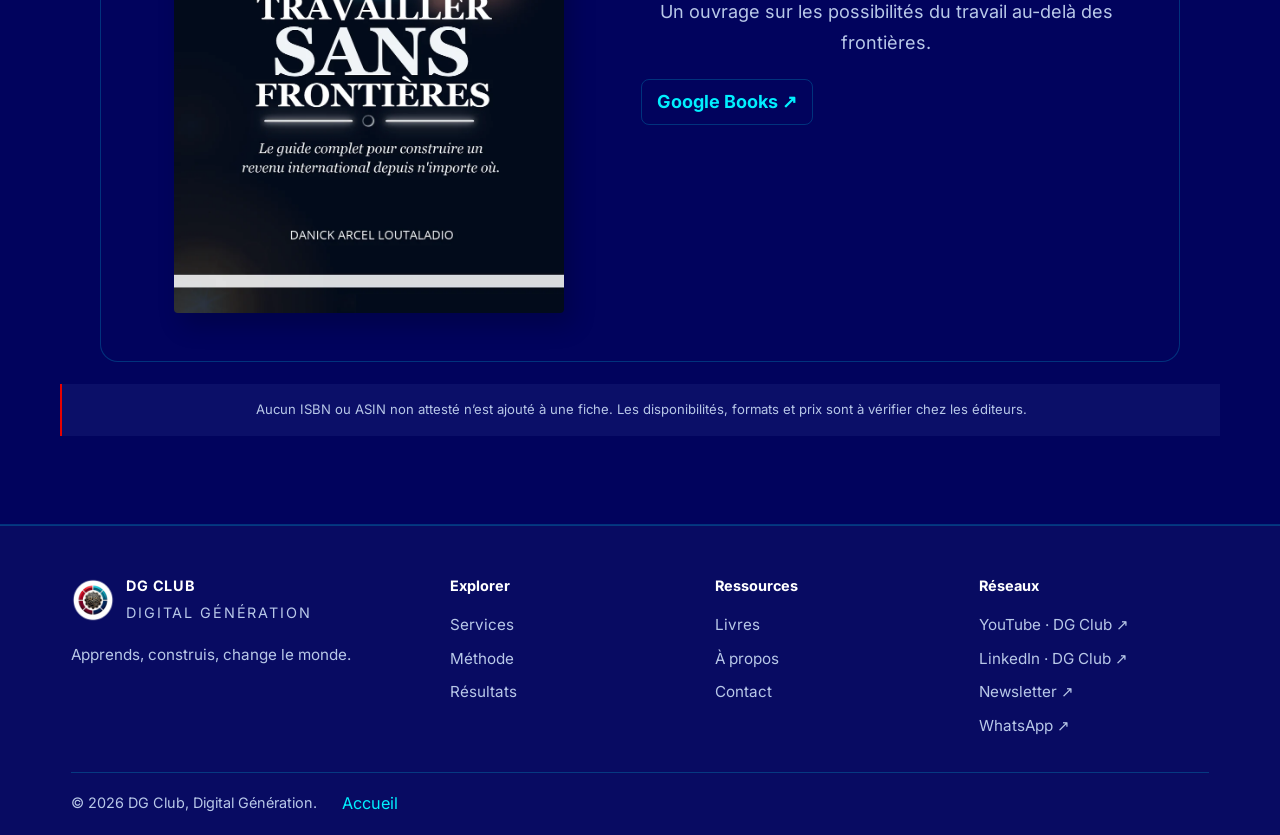
<file: livre/index.html>
<!doctype html>
<html lang="fr" data-theme="dark">
<head>
  <meta charset="utf-8"><meta name="viewport" content="width=device-width,initial-scale=1"><meta name="theme-color" content="#01035D">
  <script>try{const t=localStorage.getItem('dgclub-theme');if(t==='dark'||t==='light')document.documentElement.dataset.theme=t}catch{}</script>
  <title>Livres DG Club | Invisible sur Google et publications</title><meta name="description" content="Explorez les ouvrages de Danick Arcel Loutaladio et Divine Oubourra, dont la précommande d’Invisible sur Google."><link rel="canonical" href="https://dgclubofficiel.vercel.app/livre/">
  <meta property="og:type" content="website"><meta property="og:locale" content="fr_FR"><meta property="og:url" content="https://dgclubofficiel.vercel.app/livre/"><meta property="og:title" content="Livres DG Club | Invisible sur Google et publications"><meta property="og:description" content="Explorez les ouvrages de Danick Arcel Loutaladio et Divine Oubourra, dont la précommande d’Invisible sur Google."><meta property="og:image" content="https://dgclubofficiel.vercel.app/assets/optimized/book-invisible-sur-google-cover-2026.png"><meta property="og:image:alt" content="Nouvelle couverture de Invisible sur Google">
  <meta name="twitter:card" content="summary_large_image"><meta name="twitter:title" content="Livres DG Club | Invisible sur Google et publications"><meta name="twitter:description" content="Explorez les ouvrages de Danick Arcel Loutaladio et Divine Oubourra, dont la précommande d’Invisible sur Google."><meta name="twitter:image" content="https://dgclubofficiel.vercel.app/assets/optimized/book-invisible-sur-google-cover-2026.png">
  <link rel="icon" type="image/png" href="../assets/optimized/logo-favicon-64.png"><link rel="preload" href="../assets/fonts/inter-latin.woff2" as="font" type="font/woff2" crossorigin>
  <link rel="stylesheet" href="../style.css"><link rel="stylesheet" href="../hero.css"><link rel="stylesheet" href="../homepage-sections.css"><link rel="stylesheet" href="../identity-polish.css">
  <script type="application/ld+json">
{"@context":"https://schema.org","@graph":[{"@type":"Organization","@id":"https://dgclubofficiel.vercel.app/#organization","name":"DG Club","alternateName":["Club DG","Club Génération Digitale","Digital Génération Club"],"url":"https://dgclubofficiel.vercel.app/","logo":"https://dgclubofficiel.vercel.app/assets/Logo_DG_Club_Premium.png","sameAs":["https://www.youtube.com/@DGClubOfficiel","https://www.linkedin.com/company/dg-club/","https://www.facebook.com/profile.php?id=61580465067147&sk=directory_links","https://www.crunchbase.com/organization/dg-club-a2c3"],"foundingLocation":{"@type":"Place","name":"Pointe-Noire, Congo-Brazzaville","address":{"@type":"PostalAddress","addressLocality":"Pointe-Noire","addressCountry":"CG"}},"areaServed":["France","Canada","Europe francophone","Afrique francophone"],"knowsAbout":["Entity Building SEO","identité numérique","orientation informatique","Amazon KDP"],"founder":{"@id":"https://dgclubofficiel.vercel.app/#danick-loutaladio"},"member":{"@id":"https://dgclubofficiel.vercel.app/#divine-oubourra"},"description":"DG Club est une académie numérique indépendante fondée à Pointe-Noire, au Congo-Brazzaville. Elle accompagne les professionnels francophones en Entity Building SEO et en autorité numérique, et guide la jeunesse africaine vers la maîtrise du numérique."},{"@type":"WebSite","@id":"https://dgclubofficiel.vercel.app/#website","url":"https://dgclubofficiel.vercel.app/","name":"DG Club","inLanguage":"fr-FR","publisher":{"@id":"https://dgclubofficiel.vercel.app/#organization"}},{"@type":"WebPage","@id":"https://dgclubofficiel.vercel.app/livre/#webpage","url":"https://dgclubofficiel.vercel.app/livre/","name":"Livres DG Club | Invisible sur Google et publications","description":"Explorez les ouvrages de Danick Arcel Loutaladio et Divine Oubourra, dont la précommande d’Invisible sur Google.","inLanguage":"fr-FR","isPartOf":{"@id":"https://dgclubofficiel.vercel.app/#website"},"about":{"@id":"https://dgclubofficiel.vercel.app/#organization"}},{"@type":"Book","@id":"https://dgclubofficiel.vercel.app/#invisible-sur-google","name":"Invisible sur Google","author":{"@id":"https://dgclubofficiel.vercel.app/#danick-loutaladio"},"image":"https://dgclubofficiel.vercel.app/assets/optimized/book-invisible-sur-google-cover-2026.png","url":"https://dgclubofficiel.vercel.app/livre/#invisible","inLanguage":"fr","creativeWorkStatus":"https://schema.org/InProgress"},{"@type":"Book","@id":"https://dgclubofficiel.vercel.app/#travailler-sans-frontieres","name":"Travailler sans frontières","author":{"@id":"https://dgclubofficiel.vercel.app/#danick-loutaladio"},"url":"https://books.google.com/books/about/TRAVAILLER_SANS_FRONTI%C3%88RES.html?id=b5IPEgAAQBAJ","inLanguage":"fr"},{"@type":"Person","@id":"https://dgclubofficiel.vercel.app/#danick-loutaladio","name":"LOUTALADIO Danick Arcel","alternateName":["Danick Arcel Loutaladio","Danick Loutaladio"],"jobTitle":"Spécialiste Entity Building SEO, développeur web frontend, auteur et fondateur de DG Club","url":"https://loutaladiodanickarcel.vercel.app/","worksFor":{"@id":"https://dgclubofficiel.vercel.app/#organization"},"sameAs":["https://loutaladiodanickarcel.vercel.app/","https://www.linkedin.com/in/danick-arcel-loutaladio-3589ba394","https://www.youtube.com/@LOUTALADIODanickArcel-j6r","https://github.com/Loutaladio","https://about.me/danickarcelloutaladio","https://www.instagram.com/arcel.372/","https://x.com/ArcelDanic36328","https://www.pinterest.com/arcel372/","https://www.facebook.com/profile.php?id=61575056546876&mibextid=ZbWKwL","https://filmfreeway.com/DanickArcelLOUTALADIO","https://www.crunchbase.com/person/danick-arcel-loutaladio","https://play.google.com/store/books/details/LOUTALADIO_Danick_Arcel_Guide_Ultime_d_Orientation?id=-NegEQAAQBAJ","https://fr.scribd.com/document/919687037/Guide-Ultime-D-orientation-Et-de-Reussite-en-Genie-Informatique-Au-Congo-Brazzaville","https://www.lulu.com/spotlight/httpsaboutmedanickarcelloutaladio","https://www.linkedin.com/newsletters/le-d%C3%A9brief-tech-de-danickos-7428729441029292032"],"identifier":{"@type":"PropertyValue","propertyID":"ISNI","value":"0000 0005 3163 3051"},"description":"LOUTALADIO Danick Arcel est spécialiste en Entity Building SEO, développeur web frontend et auteur congolais. Il a fondé DG Club et développe des ressources sur l’identité numérique, la publication numérique et l’orientation informatique.","knowsAbout":["Entity Building SEO","référencement naturel","développement web frontend","HTML","CSS","JavaScript","SQL","Amazon KDP","orientation informatique","karaté Kyokushin-Kai"]},{"@type":"Person","@id":"https://dgclubofficiel.vercel.app/#divine-oubourra","name":"OUBOURRA Divine","alternateName":"Divine Oubourra","url":"https://oubourragrealafeedivine.netlify.app/","worksFor":{"@id":"https://dgclubofficiel.vercel.app/#organization"},"sameAs":["https://oubourragrealafeedivine.netlify.app/","https://fr.linkedin.com/in/divine-oubourra-2006j","https://fr.pinterest.com/oubourradivine/"]}]}
</script>

<meta name="twitter:image:alt" content="Nouvelle couverture de Invisible sur Google"></head>
<body><a class="skip-link" href="#main-content">Aller au contenu principal</a><header><nav class="site-nav" aria-label="Navigation principale"><a class="site-brand" href="/"><img src="../assets/optimized/logo-mark-96.webp" alt="" width="42" height="42"><span><strong>DG CLUB</strong><small>Digital Génération</small></span></a><button class="theme-toggle" type="button" aria-label="Passer au thème clair" title="Passer au thème clair"><svg class="theme-icon theme-icon--sun" viewBox="0 0 24 24" aria-hidden="true"><circle cx="12" cy="12" r="3.8"></circle><path d="M12 2v2m0 16v2M4.93 4.93l1.42 1.42m11.3 11.3 1.42 1.42M2 12h2m16 0h2M4.93 19.07l1.42-1.42m11.3-11.3 1.42-1.42"></path></svg><svg class="theme-icon theme-icon--moon" viewBox="0 0 24 24" aria-hidden="true"><path d="M20.2 15.1A8.6 8.6 0 0 1 8.9 3.8 8.7 8.7 0 1 0 20.2 15.1Z"></path></svg></button><button class="menu-toggle" type="button" aria-label="Ouvrir le menu" aria-expanded="false" aria-controls="site-menu"><span></span><span></span></button><ul class="site-links" id="site-menu"><li><a href="/methode/">Méthode</a></li><li><a href="/resultats/">Résultats</a></li><li><a href="/services/">Offres</a></li><li><a href="/livre/">Livres</a></li><li><a href="/a-propos/">À propos</a></li><li><a class="nav-cta" href="/contact/">Audit gratuit <span aria-hidden="true">↗</span></a></li></ul></nav></header><main id="main-content"><section class="page-hero"><div class="page-hero__inner"><p class="page-kicker">DG CLUB · LIVRE</p><h1>Des ouvrages pour apprendre, s’orienter et publier.</h1><p class="page-hero__intro">Les couvertures affichées proviennent des sources fournies. Les liens ci-dessous ouvrent les fiches éditeur disponibles ; la précommande d’Invisible sur Google se confirme par WhatsApp.</p></div></section><section class="page-section"><div class="page-section__inner"><div class="catalog-grid"><article class="catalog-card" id="invisible"><img decoding="async" src="../assets/optimized/book-invisible-sur-google-cover-2026.png" alt="Nouvelle couverture de Invisible sur Google, par LOUTALADIO Danick Arcel" width="585" height="888" loading="lazy"><div><p class="book-author">LOUTALADIO Danick Arcel · À PARAÎTRE · PRÉCOMMANDE</p><h3>Invisible sur Google</h3><p>La méthode DG Club d’Entity Building SEO en 20 chapitres, avec des cas documentés.</p><p><strong>5 000 FCFA au lancement</strong> · <strong>10 000 FCFA au tarif normal</strong> · PDF + Kindle · à paraître.</p><div class="book-mockups" role="group" aria-label="Aperçus de Invisible sur Google"><figure><img src="../assets/optimized/book-invisible-sur-google-mockup-2026.png" alt="Mockup du livre Invisible sur Google" width="1500" height="1150" loading="lazy" decoding="async"><figcaption>Mockup du livre</figcaption></figure><figure><img src="../assets/optimized/book-invisible-sur-google-smartphone-2026.png" alt="Aperçu de Invisible sur Google sur smartphone" width="1600" height="1174" loading="lazy" decoding="async"><figcaption>Aperçu smartphone</figcaption></figure></div><p>La couverture et les aperçus sont ceux fournis pour le livre proposé en précommande. Le format et la disponibilité sont à confirmer avec DG Club.</p><a href="https://wa.me/242064742678?text=Bonjour%20DG%20Club%2C%20je%20souhaite%20me%20renseigner%20sur%20la%20pr%C3%A9commande%20du%20livre%20Invisible%20sur%20Google." target="_blank" rel="noopener noreferrer">Demander la précommande ↗</a></div></article><article class="catalog-card"><img src="../assets/optimized/book-guide-ultime.webp" alt="Couverture du Guide Ultime d’Orientation et de Réussite en Génie Informatique" width="512" height="800" loading="lazy"><div><p class="book-author">LOUTALADIO Danick Arcel</p><h3>Guide Ultime d’Orientation et de Réussite en Génie Informatique</h3><p>ISBN-13 : 978-2-322-54030-7. La fiche Google Play et la fiche Lulu décrivent des éditions distinctes.</p><a href="https://play.google.com/store/books/details/Guide_Ultime_d_Orientation_et_de_R%C3%A9ussite_en_G%C3%A9nie?id=-NegEQAAQBAJ" target="_blank" rel="noopener noreferrer">Google Play Books ↗</a><br><a href="https://www.lulu.com/es/shop/bax-alda-and-picka-kelly-dorvely-and-tchiss-sephora/guide-ultime-dorientation-et-de-r%C3%A9ussite-en-g%C3%A9nie-informatique/ebook/product-zmwwe7r.html" target="_blank" rel="noopener noreferrer">Lulu ↗</a></div></article><article class="catalog-card"><img src="../assets/optimized/book-ma-trajectoire-reseau.webp" alt="Couverture de Ma Trajectoire Réseau d’OUBOURRA Divine" width="900" height="1350" loading="lazy"><div><p class="book-author">OUBOURRA Divine</p><h3>Ma Trajectoire Réseau</h3><p>Architecture, systèmes et cybersécurité : carnet d’une expertise en mouvement. ISBN-13 : 9798199692625.</p><a href="https://books.google.com/books/about/Ma_Trajectoire_R%C3%A9seau.html?id=7I7OEQAAQBAJ" target="_blank" rel="noopener noreferrer">Google Books ↗</a><br><a href="https://www.amazon.com.au/dp/B0H467L3H5" target="_blank" rel="noopener noreferrer">Amazon · broché ↗</a></div></article><article class="catalog-card"><img src="../assets/optimized/book-travailler-sans-frontieres.webp" alt="Couverture de Travailler sans frontières par LOUTALADIO Danick Arcel" width="900" height="1350" loading="lazy"><div><p class="book-author">LOUTALADIO Danick Arcel</p><h3>Travailler sans frontières</h3><p>Un ouvrage sur les possibilités du travail au-delà des frontières.</p><a href="https://books.google.com/books/about/TRAVAILLER_SANS_FRONTI%C3%88RES.html?id=b5IPEgAAQBAJ" target="_blank" rel="noopener noreferrer">Google Books ↗</a></div></article></div><p class="honesty-note">Aucun ISBN ou ASIN non attesté n’est ajouté à une fiche. Les disponibilités, formats et prix sont à vérifier chez les éditeurs.</p></div></section></main><footer class="site-footer"><div class="home-container footer-grid"><div class="footer-brand"><a href="/"><img src="../assets/optimized/logo-mark-96.webp" alt="" width="44" height="44"><span><strong>DG CLUB</strong><small>DIGITAL GÉNÉRATION</small></span></a><p>Apprends, construis, change le monde.</p></div><div class="footer-column"><h2>Explorer</h2><a href="/services/">Services</a><a href="/methode/">Méthode</a><a href="/resultats/">Résultats</a></div><div class="footer-column"><h2>Ressources</h2><a href="/livre/">Livres</a><a href="/a-propos/">À propos</a><a href="/contact/">Contact</a></div><div class="footer-column"><h2>Réseaux</h2><a href="https://www.youtube.com/@DGClubOfficiel" target="_blank" rel="noopener noreferrer">YouTube · DG Club ↗</a><a href="https://www.linkedin.com/company/dg-club/" target="_blank" rel="noopener noreferrer">LinkedIn · DG Club ↗</a><a href="https://www.linkedin.com/newsletters/le-d%C3%A9brief-tech-de-danickos-7428729441029292032" target="_blank" rel="noopener noreferrer">Newsletter ↗</a><a href="https://wa.me/242064742678" target="_blank" rel="noopener noreferrer">WhatsApp ↗</a></div></div><div class="home-container footer-bottom"><p>© 2026 DG Club, Digital Génération.</p><a href="/">Accueil</a></div></footer><script src="../site-config.js" defer></script><script src="../assets/gsap.min.js" defer></script><script src="../hero-motion.js" defer></script></body></html>
</file>
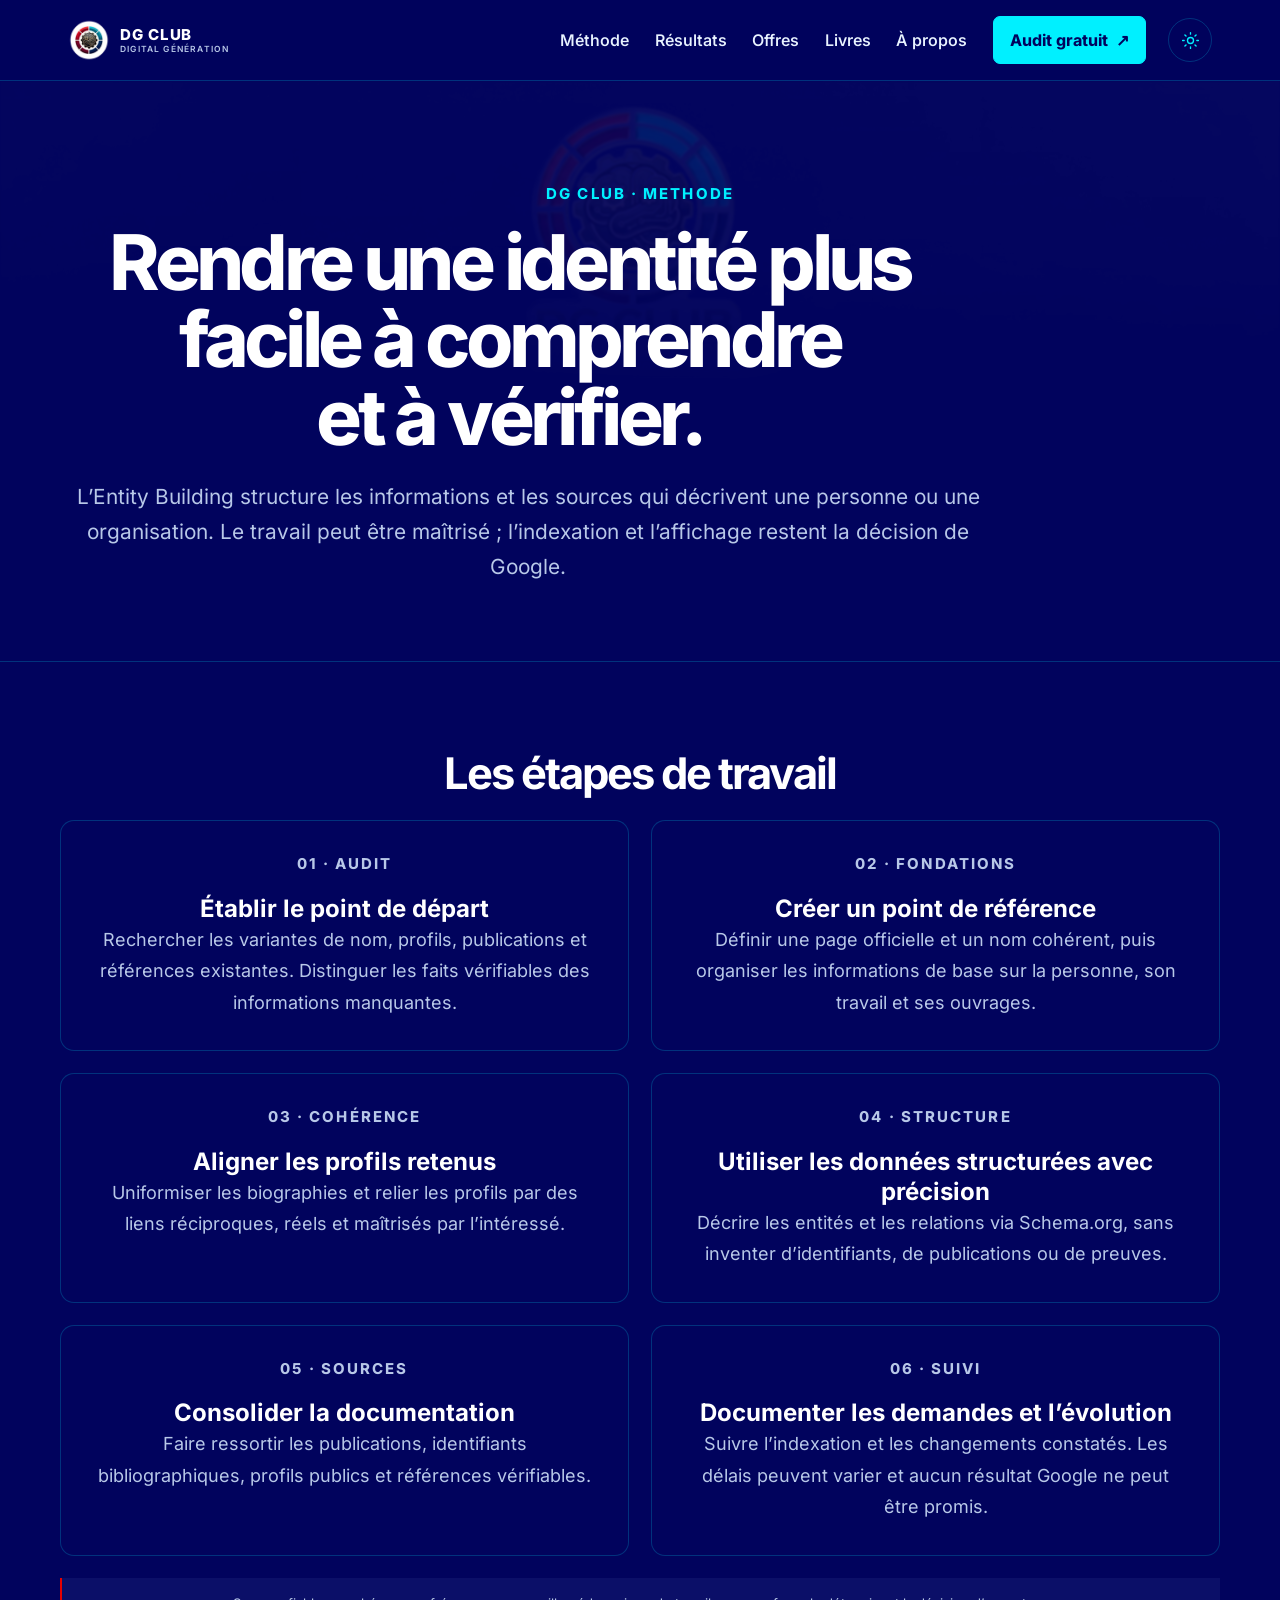
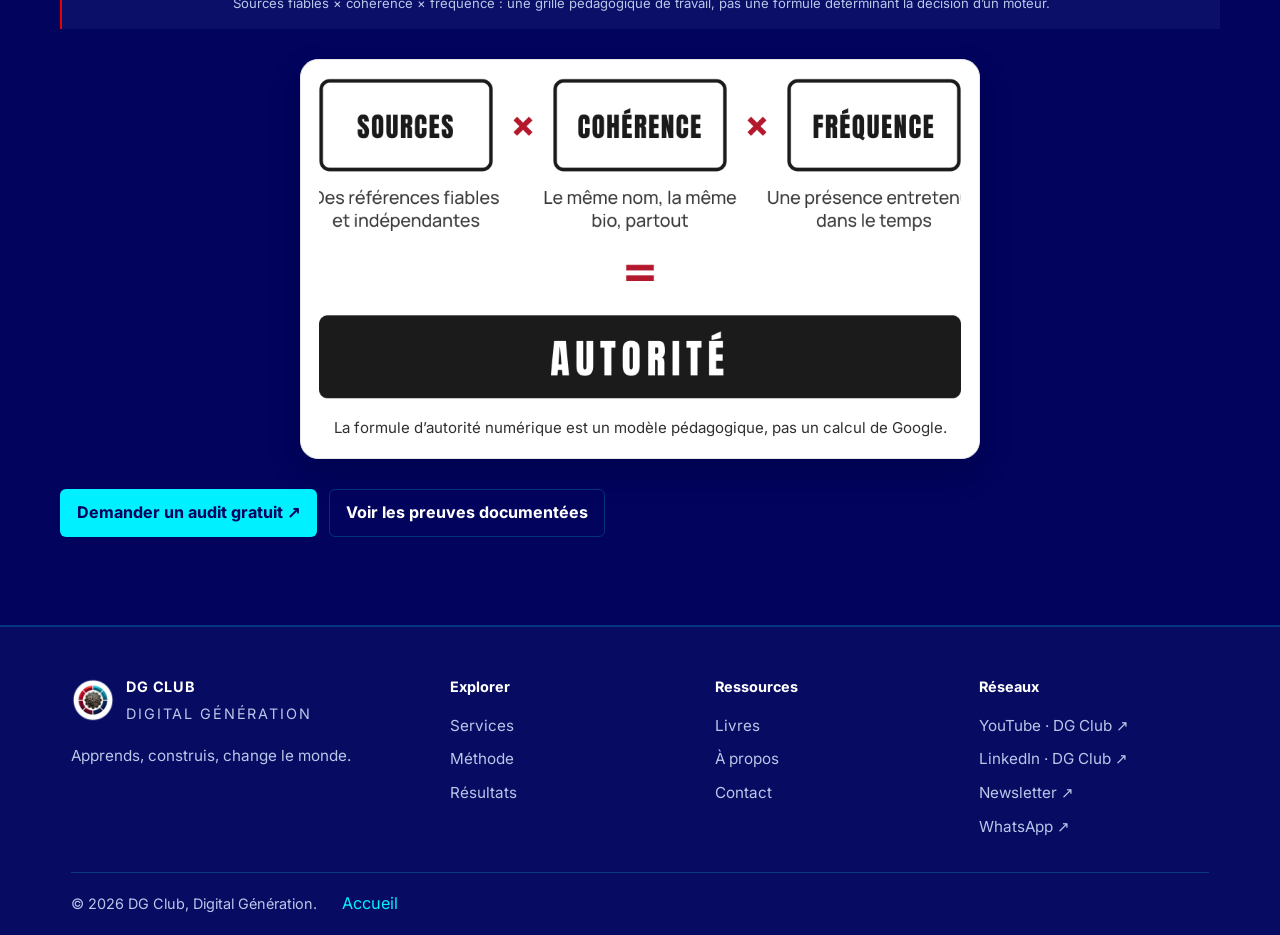
<file: methode/index.html>
<!doctype html>
<html lang="fr" data-theme="dark">
<head>
  <meta charset="utf-8"><meta name="viewport" content="width=device-width,initial-scale=1"><meta name="theme-color" content="#01035D">
  <script>try{const t=localStorage.getItem('dgclub-theme');if(t==='dark'||t==='light')document.documentElement.dataset.theme=t}catch{}</script>
  <title>Méthode Entity Building SEO | DG Club</title><meta name="description" content="Découvrez la méthode DG Club : organiser, relier et documenter les sources d’une identité numérique sans promettre une décision de Google."><link rel="canonical" href="https://dgclubofficiel.vercel.app/methode/">
  <meta property="og:type" content="website"><meta property="og:locale" content="fr_FR"><meta property="og:url" content="https://dgclubofficiel.vercel.app/methode/"><meta property="og:title" content="Méthode Entity Building SEO | DG Club"><meta property="og:description" content="Découvrez la méthode DG Club : organiser, relier et documenter les sources d’une identité numérique sans promettre une décision de Google."><meta property="og:image" content="https://dgclubofficiel.vercel.app/assets/Logo_DG_Club_Premium.png"><meta property="og:image:alt" content="Logo DG Club, Digital Génération">
  <meta name="twitter:card" content="summary_large_image"><meta name="twitter:title" content="Méthode Entity Building SEO | DG Club"><meta name="twitter:description" content="Découvrez la méthode DG Club : organiser, relier et documenter les sources d’une identité numérique sans promettre une décision de Google."><meta name="twitter:image" content="https://dgclubofficiel.vercel.app/assets/Logo_DG_Club_Premium.png">
  <link rel="icon" type="image/png" href="../assets/optimized/logo-favicon-64.png"><link rel="preload" href="../assets/fonts/inter-latin.woff2" as="font" type="font/woff2" crossorigin>
  <link rel="stylesheet" href="../style.css"><link rel="stylesheet" href="../hero.css"><link rel="stylesheet" href="../homepage-sections.css"><link rel="stylesheet" href="../identity-polish.css">
  <script type="application/ld+json">{"@context":"https://schema.org","@graph":[{"@type":"Organization","@id":"https://dgclubofficiel.vercel.app/#organization","name":"DG Club","alternateName":["Club DG","Club Génération Digitale","Digital Génération Club"],"url":"https://dgclubofficiel.vercel.app/","logo":"https://dgclubofficiel.vercel.app/assets/Logo_DG_Club_Premium.png","sameAs":["https://www.youtube.com/@DGClubOfficiel","https://www.linkedin.com/company/dg-club/","https://www.facebook.com/profile.php?id=61580465067147&sk=directory_links","https://www.crunchbase.com/organization/dg-club-a2c3"],"foundingLocation":{"@type":"Place","name":"Pointe-Noire, Congo-Brazzaville","address":{"@type":"PostalAddress","addressLocality":"Pointe-Noire","addressCountry":"CG"}},"areaServed":["France","Canada","Europe francophone","Afrique francophone"],"knowsAbout":["Entity Building SEO","identité numérique","orientation informatique","Amazon KDP"],"founder":{"@id":"https://dgclubofficiel.vercel.app/#danick-loutaladio"},"member":{"@id":"https://dgclubofficiel.vercel.app/#divine-oubourra"},"description":"DG Club est une académie numérique indépendante fondée à Pointe-Noire, au Congo-Brazzaville. Elle accompagne les professionnels francophones en Entity Building SEO et en autorité numérique, et guide la jeunesse africaine vers la maîtrise du numérique."},{"@type":"WebSite","@id":"https://dgclubofficiel.vercel.app/#website","url":"https://dgclubofficiel.vercel.app/","name":"DG Club","inLanguage":"fr-FR","publisher":{"@id":"https://dgclubofficiel.vercel.app/#organization"}},{"@type":"WebPage","@id":"https://dgclubofficiel.vercel.app/methode/#webpage","url":"https://dgclubofficiel.vercel.app/methode/","name":"Méthode Entity Building SEO | DG Club","description":"Découvrez la méthode DG Club : organiser, relier et documenter les sources d’une identité numérique sans promettre une décision de Google.","inLanguage":"fr-FR","isPartOf":{"@id":"https://dgclubofficiel.vercel.app/#website"},"about":{"@id":"https://dgclubofficiel.vercel.app/#organization"}},{"@type":"Person","@id":"https://dgclubofficiel.vercel.app/#danick-loutaladio","name":"LOUTALADIO Danick Arcel","alternateName":["Danick Arcel Loutaladio","Danick Loutaladio"],"jobTitle":"Spécialiste Entity Building SEO, développeur web frontend, auteur et fondateur de DG Club","url":"https://loutaladiodanickarcel.vercel.app/","worksFor":{"@id":"https://dgclubofficiel.vercel.app/#organization"},"sameAs":["https://loutaladiodanickarcel.vercel.app/","https://www.linkedin.com/in/danick-arcel-loutaladio-3589ba394","https://www.youtube.com/@LOUTALADIODanickArcel-j6r","https://github.com/Loutaladio","https://about.me/danickarcelloutaladio","https://www.instagram.com/arcel.372/","https://x.com/ArcelDanic36328","https://www.pinterest.com/arcel372/","https://www.facebook.com/profile.php?id=61575056546876&mibextid=ZbWKwL","https://filmfreeway.com/DanickArcelLOUTALADIO","https://www.crunchbase.com/person/danick-arcel-loutaladio","https://play.google.com/store/books/details/LOUTALADIO_Danick_Arcel_Guide_Ultime_d_Orientation?id=-NegEQAAQBAJ","https://fr.scribd.com/document/919687037/Guide-Ultime-D-orientation-Et-de-Reussite-en-Genie-Informatique-Au-Congo-Brazzaville","https://www.lulu.com/spotlight/httpsaboutmedanickarcelloutaladio","https://www.linkedin.com/newsletters/le-d%C3%A9brief-tech-de-danickos-7428729441029292032"],"identifier":{"@type":"PropertyValue","propertyID":"ISNI","value":"0000 0005 3163 3051"},"description":"LOUTALADIO Danick Arcel est spécialiste en Entity Building SEO, développeur web frontend et auteur congolais. Il a fondé DG Club et développe des ressources sur l’identité numérique, la publication numérique et l’orientation informatique.","knowsAbout":["Entity Building SEO","référencement naturel","développement web frontend","HTML","CSS","JavaScript","SQL","Amazon KDP","orientation informatique","karaté Kyokushin-Kai"]},{"@type":"Person","@id":"https://dgclubofficiel.vercel.app/#divine-oubourra","name":"OUBOURRA Divine","alternateName":"Divine Oubourra","url":"https://oubourragrealafeedivine.netlify.app/","worksFor":{"@id":"https://dgclubofficiel.vercel.app/#organization"},"sameAs":["https://oubourragrealafeedivine.netlify.app/","https://fr.linkedin.com/in/divine-oubourra-2006j","https://fr.pinterest.com/oubourradivine/"]}]}</script>
</head>
<body><a class="skip-link" href="#main-content">Aller au contenu principal</a><header><nav class="site-nav" aria-label="Navigation principale"><a class="site-brand" href="/"><img src="../assets/optimized/logo-mark-96.webp" alt="" width="42" height="42"><span><strong>DG CLUB</strong><small>Digital Génération</small></span></a><button class="theme-toggle" type="button" aria-label="Passer au thème clair" title="Passer au thème clair"><svg class="theme-icon theme-icon--sun" viewBox="0 0 24 24" aria-hidden="true"><circle cx="12" cy="12" r="3.8"></circle><path d="M12 2v2m0 16v2M4.93 4.93l1.42 1.42m11.3 11.3 1.42 1.42M2 12h2m16 0h2M4.93 19.07l1.42-1.42m11.3-11.3 1.42-1.42"></path></svg><svg class="theme-icon theme-icon--moon" viewBox="0 0 24 24" aria-hidden="true"><path d="M20.2 15.1A8.6 8.6 0 0 1 8.9 3.8 8.7 8.7 0 1 0 20.2 15.1Z"></path></svg></button><button class="menu-toggle" type="button" aria-label="Ouvrir le menu" aria-expanded="false" aria-controls="site-menu"><span></span><span></span></button><ul class="site-links" id="site-menu"><li><a href="/methode/">Méthode</a></li><li><a href="/resultats/">Résultats</a></li><li><a href="/services/">Offres</a></li><li><a href="/livre/">Livres</a></li><li><a href="/a-propos/">À propos</a></li><li><a class="nav-cta" href="/contact/">Audit gratuit <span aria-hidden="true">↗</span></a></li></ul></nav></header><main id="main-content"><section class="page-hero"><div class="page-hero__inner"><p class="page-kicker">DG CLUB · METHODE</p><h1>Rendre une identité plus facile à comprendre et à vérifier.</h1><p class="page-hero__intro">L’Entity Building structure les informations et les sources qui décrivent une personne ou une organisation. Le travail peut être maîtrisé ; l’indexation et l’affichage restent la décision de Google.</p></div></section><section class="page-section"><div class="page-section__inner"><h2>Les étapes de travail</h2><div class="page-grid"><article class="page-card"><p class="page-kicker">01 · AUDIT</p><h3>Établir le point de départ</h3><p>Rechercher les variantes de nom, profils, publications et références existantes. Distinguer les faits vérifiables des informations manquantes.</p></article><article class="page-card"><p class="page-kicker">02 · FONDATIONS</p><h3>Créer un point de référence</h3><p>Définir une page officielle et un nom cohérent, puis organiser les informations de base sur la personne, son travail et ses ouvrages.</p></article><article class="page-card"><p class="page-kicker">03 · COHÉRENCE</p><h3>Aligner les profils retenus</h3><p>Uniformiser les biographies et relier les profils par des liens réciproques, réels et maîtrisés par l’intéressé.</p></article><article class="page-card"><p class="page-kicker">04 · STRUCTURE</p><h3>Utiliser les données structurées avec précision</h3><p>Décrire les entités et les relations via Schema.org, sans inventer d’identifiants, de publications ou de preuves.</p></article><article class="page-card"><p class="page-kicker">05 · SOURCES</p><h3>Consolider la documentation</h3><p>Faire ressortir les publications, identifiants bibliographiques, profils publics et références vérifiables.</p></article><article class="page-card"><p class="page-kicker">06 · SUIVI</p><h3>Documenter les demandes et l’évolution</h3><p>Suivre l’indexation et les changements constatés. Les délais peuvent varier et aucun résultat Google ne peut être promis.</p></article></div><p class="honesty-note">Sources fiables × cohérence × fréquence : une grille pédagogique de travail, pas une formule déterminant la décision d’un moteur.</p><figure class="authority-formula-visual authority-formula-visual--page"><img src="../assets/method/authority-formula.webp" alt="Illustration pédagogique DG Club de la formule d’autorité numérique" width="1800" height="912" loading="lazy" decoding="async"><figcaption>La formule d’autorité numérique est un modèle pédagogique, pas un calcul de Google.</figcaption></figure><div class="page-cta-row"><a class="button button--primary" href="/contact/">Demander un audit gratuit ↗</a><a class="button button--outline" href="/resultats/">Voir les preuves documentées</a></div></div></section></main><footer class="site-footer"><div class="home-container footer-grid"><div class="footer-brand"><a href="/"><img src="../assets/optimized/logo-mark-96.webp" alt="" width="44" height="44"><span><strong>DG CLUB</strong><small>DIGITAL GÉNÉRATION</small></span></a><p>Apprends, construis, change le monde.</p></div><div class="footer-column"><h2>Explorer</h2><a href="/services/">Services</a><a href="/methode/">Méthode</a><a href="/resultats/">Résultats</a></div><div class="footer-column"><h2>Ressources</h2><a href="/livre/">Livres</a><a href="/a-propos/">À propos</a><a href="/contact/">Contact</a></div><div class="footer-column"><h2>Réseaux</h2><a href="https://www.youtube.com/@DGClubOfficiel" target="_blank" rel="noopener noreferrer">YouTube · DG Club ↗</a><a href="https://www.linkedin.com/company/dg-club/" target="_blank" rel="noopener noreferrer">LinkedIn · DG Club ↗</a><a href="https://www.linkedin.com/newsletters/le-d%C3%A9brief-tech-de-danickos-7428729441029292032" target="_blank" rel="noopener noreferrer">Newsletter ↗</a><a href="https://wa.me/242064742678" target="_blank" rel="noopener noreferrer">WhatsApp ↗</a></div></div><div class="home-container footer-bottom"><p>© 2026 DG Club, Digital Génération.</p><a href="/">Accueil</a></div></footer><script src="../site-config.js" defer></script><script src="../assets/gsap.min.js" defer></script><script src="../hero-motion.js" defer></script></body></html>
</file>
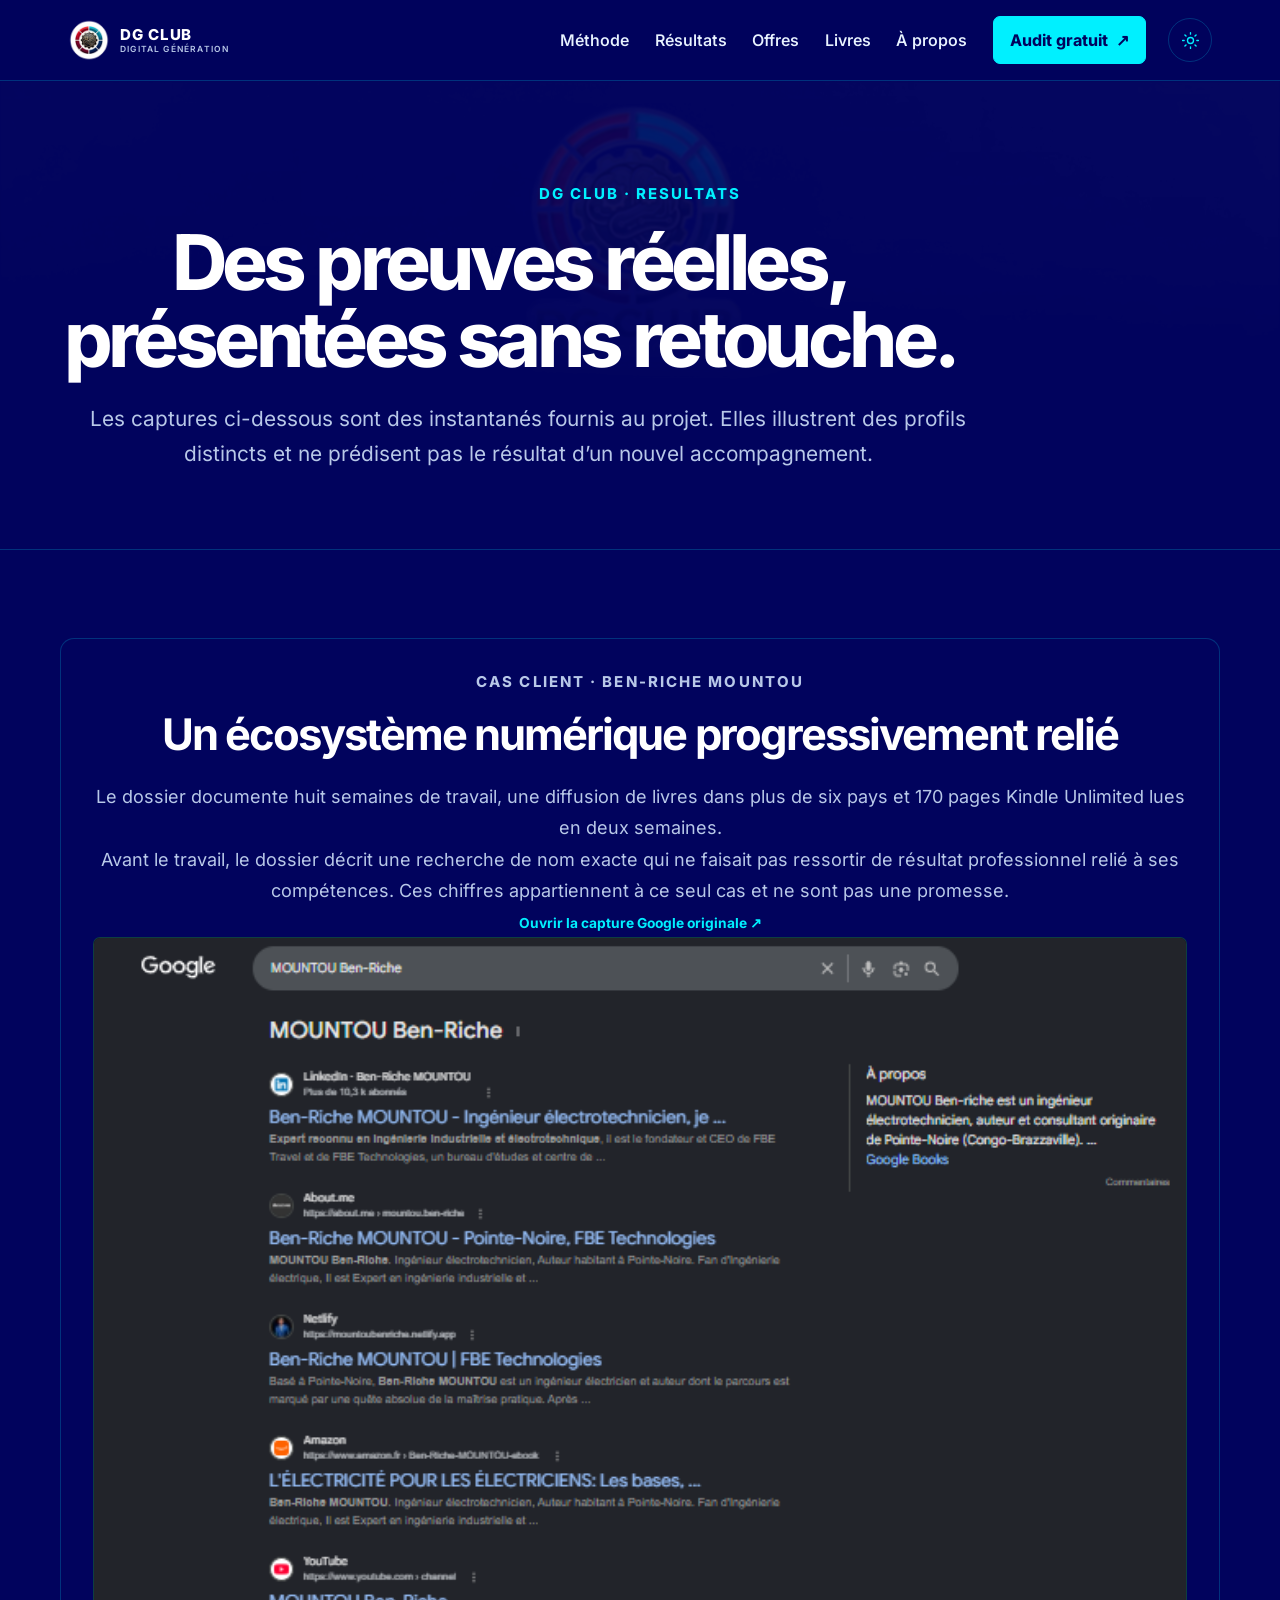
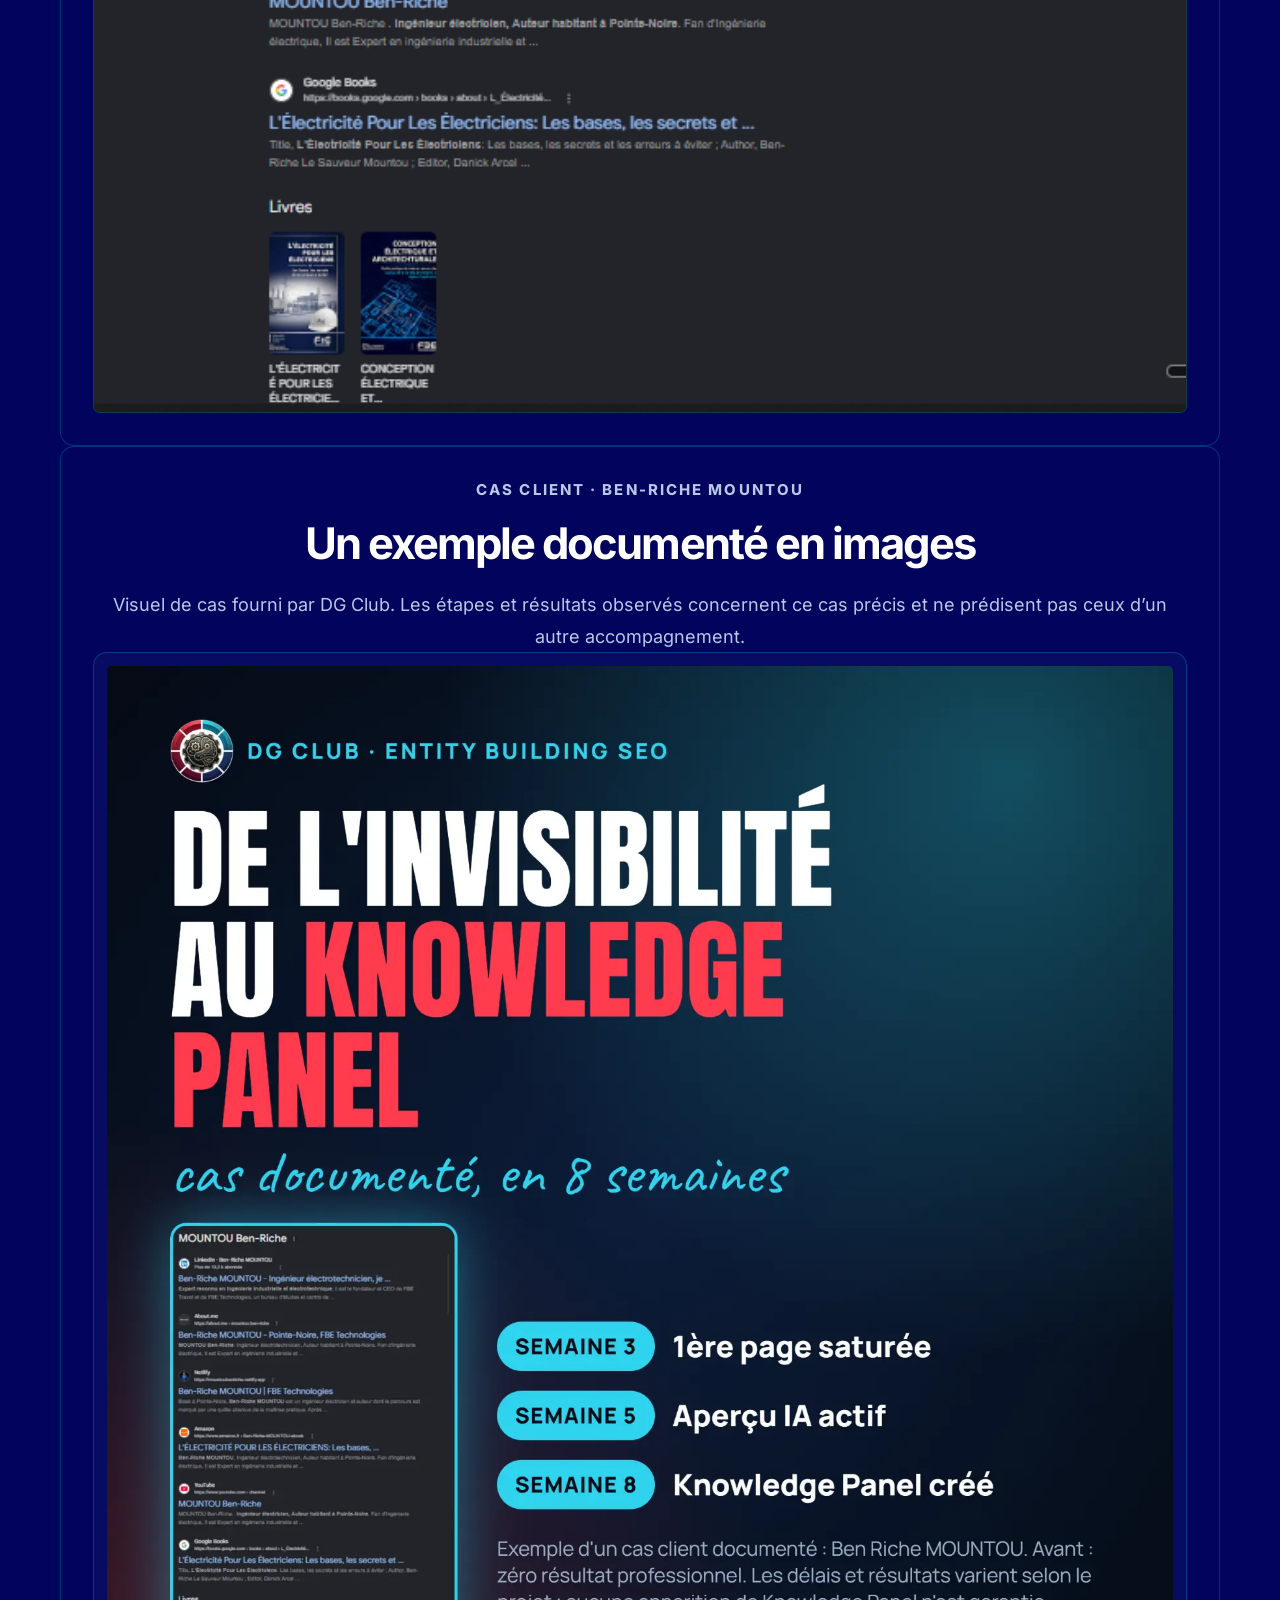
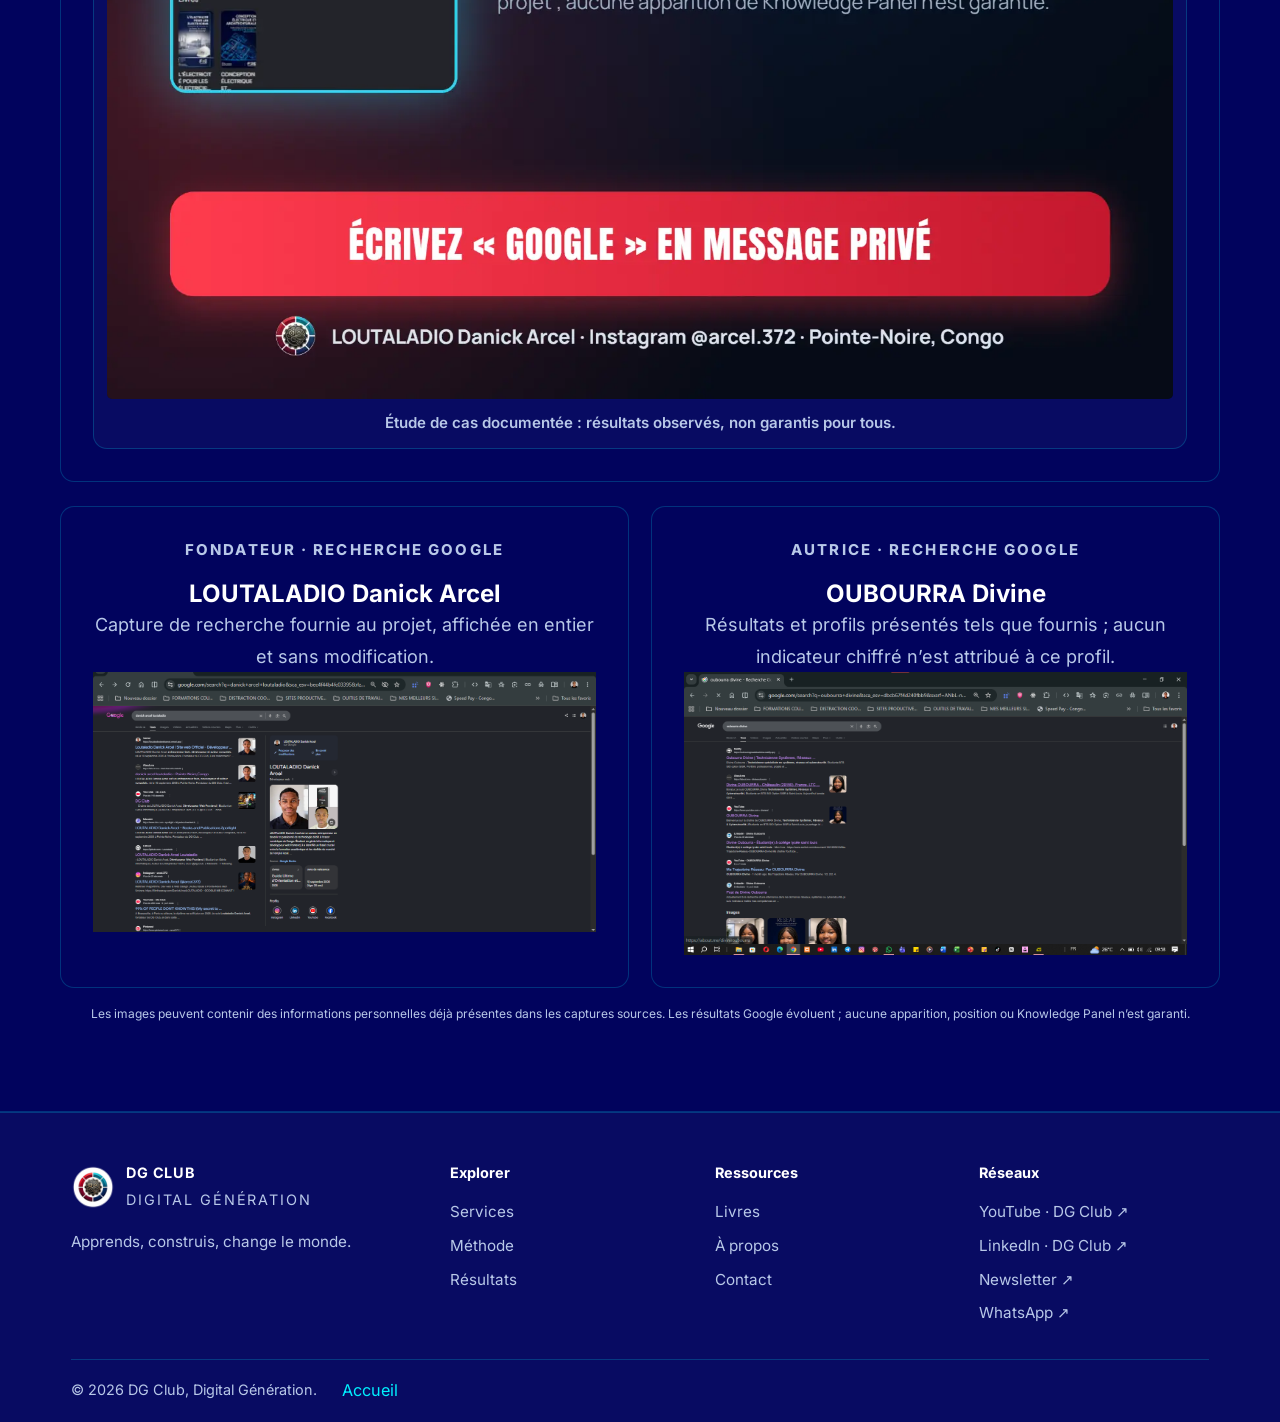
<file: resultats/index.html>
<!doctype html>
<html lang="fr" data-theme="dark">
<head>
  <meta charset="utf-8"><meta name="viewport" content="width=device-width,initial-scale=1"><meta name="theme-color" content="#01035D">
  <script>try{const t=localStorage.getItem('dgclub-theme');if(t==='dark'||t==='light')document.documentElement.dataset.theme=t}catch{}</script>
  <title>Résultats et preuves vérifiables | DG Club</title><meta name="description" content="Consultez les captures de recherche originales et le cas client Ben-Riche MOUNTOU. Les images restent intactes ; aucun résultat futur n’est garanti."><link rel="canonical" href="https://dgclubofficiel.vercel.app/resultats/">
  <meta property="og:type" content="website"><meta property="og:locale" content="fr_FR"><meta property="og:url" content="https://dgclubofficiel.vercel.app/resultats/"><meta property="og:title" content="Résultats et preuves vérifiables | DG Club"><meta property="og:description" content="Consultez les captures de recherche originales et le cas client Ben-Riche MOUNTOU. Les images restent intactes ; aucun résultat futur n’est garanti."><meta property="og:image" content="https://dgclubofficiel.vercel.app/assets/Logo_DG_Club_Premium.png"><meta property="og:image:alt" content="Logo DG Club, Digital Génération">
  <meta name="twitter:card" content="summary_large_image"><meta name="twitter:title" content="Résultats et preuves vérifiables | DG Club"><meta name="twitter:description" content="Consultez les captures de recherche originales et le cas client Ben-Riche MOUNTOU. Les images restent intactes ; aucun résultat futur n’est garanti."><meta name="twitter:image" content="https://dgclubofficiel.vercel.app/assets/Logo_DG_Club_Premium.png">
  <link rel="icon" type="image/png" href="../assets/optimized/logo-favicon-64.png"><link rel="preload" href="../assets/fonts/inter-latin.woff2" as="font" type="font/woff2" crossorigin>
  <link rel="stylesheet" href="../style.css"><link rel="stylesheet" href="../hero.css"><link rel="stylesheet" href="../homepage-sections.css"><link rel="stylesheet" href="../identity-polish.css">
  <script type="application/ld+json">{"@context":"https://schema.org","@graph":[{"@type":"Organization","@id":"https://dgclubofficiel.vercel.app/#organization","name":"DG Club","alternateName":["Club DG","Club Génération Digitale","Digital Génération Club"],"url":"https://dgclubofficiel.vercel.app/","logo":"https://dgclubofficiel.vercel.app/assets/Logo_DG_Club_Premium.png","sameAs":["https://www.youtube.com/@DGClubOfficiel","https://www.linkedin.com/company/dg-club/","https://www.facebook.com/profile.php?id=61580465067147&sk=directory_links","https://www.crunchbase.com/organization/dg-club-a2c3"],"foundingLocation":{"@type":"Place","name":"Pointe-Noire, Congo-Brazzaville","address":{"@type":"PostalAddress","addressLocality":"Pointe-Noire","addressCountry":"CG"}},"areaServed":["France","Canada","Europe francophone","Afrique francophone"],"knowsAbout":["Entity Building SEO","identité numérique","orientation informatique","Amazon KDP"],"founder":{"@id":"https://dgclubofficiel.vercel.app/#danick-loutaladio"},"member":{"@id":"https://dgclubofficiel.vercel.app/#divine-oubourra"},"description":"DG Club est une académie numérique indépendante fondée à Pointe-Noire, au Congo-Brazzaville. Elle accompagne les professionnels francophones en Entity Building SEO et en autorité numérique, et guide la jeunesse africaine vers la maîtrise du numérique."},{"@type":"WebSite","@id":"https://dgclubofficiel.vercel.app/#website","url":"https://dgclubofficiel.vercel.app/","name":"DG Club","inLanguage":"fr-FR","publisher":{"@id":"https://dgclubofficiel.vercel.app/#organization"}},{"@type":"WebPage","@id":"https://dgclubofficiel.vercel.app/resultats/#webpage","url":"https://dgclubofficiel.vercel.app/resultats/","name":"Résultats et preuves vérifiables | DG Club","description":"Consultez les captures de recherche originales et le cas client Ben-Riche MOUNTOU. Les images restent intactes ; aucun résultat futur n’est garanti.","inLanguage":"fr-FR","isPartOf":{"@id":"https://dgclubofficiel.vercel.app/#website"},"about":{"@id":"https://dgclubofficiel.vercel.app/#organization"}},{"@type":"Article","@id":"https://dgclubofficiel.vercel.app/resultats/#cas-ben-riche","headline":"Cas documenté : Ben-Riche MOUNTOU","about":{"@id":"https://dgclubofficiel.vercel.app/#organization"},"image":"https://dgclubofficiel.vercel.app/assets/proof-google-ben-riche.png"},{"@type":"Person","@id":"https://dgclubofficiel.vercel.app/#danick-loutaladio","name":"LOUTALADIO Danick Arcel","alternateName":["Danick Arcel Loutaladio","Danick Loutaladio"],"jobTitle":"Spécialiste Entity Building SEO, développeur web frontend, auteur et fondateur de DG Club","url":"https://loutaladiodanickarcel.vercel.app/","worksFor":{"@id":"https://dgclubofficiel.vercel.app/#organization"},"sameAs":["https://loutaladiodanickarcel.vercel.app/","https://www.linkedin.com/in/danick-arcel-loutaladio-3589ba394","https://www.youtube.com/@LOUTALADIODanickArcel-j6r","https://github.com/Loutaladio","https://about.me/danickarcelloutaladio","https://www.instagram.com/arcel.372/","https://x.com/ArcelDanic36328","https://www.pinterest.com/arcel372/","https://www.facebook.com/profile.php?id=61575056546876&mibextid=ZbWKwL","https://filmfreeway.com/DanickArcelLOUTALADIO","https://www.crunchbase.com/person/danick-arcel-loutaladio","https://play.google.com/store/books/details/LOUTALADIO_Danick_Arcel_Guide_Ultime_d_Orientation?id=-NegEQAAQBAJ","https://fr.scribd.com/document/919687037/Guide-Ultime-D-orientation-Et-de-Reussite-en-Genie-Informatique-Au-Congo-Brazzaville","https://www.lulu.com/spotlight/httpsaboutmedanickarcelloutaladio","https://www.linkedin.com/newsletters/le-d%C3%A9brief-tech-de-danickos-7428729441029292032"],"identifier":{"@type":"PropertyValue","propertyID":"ISNI","value":"0000 0005 3163 3051"},"description":"LOUTALADIO Danick Arcel est spécialiste en Entity Building SEO, développeur web frontend et auteur congolais. Il a fondé DG Club et développe des ressources sur l’identité numérique, la publication numérique et l’orientation informatique.","knowsAbout":["Entity Building SEO","référencement naturel","développement web frontend","HTML","CSS","JavaScript","SQL","Amazon KDP","orientation informatique","karaté Kyokushin-Kai"]},{"@type":"Person","@id":"https://dgclubofficiel.vercel.app/#divine-oubourra","name":"OUBOURRA Divine","alternateName":"Divine Oubourra","url":"https://oubourragrealafeedivine.netlify.app/","worksFor":{"@id":"https://dgclubofficiel.vercel.app/#organization"},"sameAs":["https://oubourragrealafeedivine.netlify.app/","https://fr.linkedin.com/in/divine-oubourra-2006j","https://fr.pinterest.com/oubourradivine/"]}]}</script>
</head>
<body><a class="skip-link" href="#main-content">Aller au contenu principal</a><header><nav class="site-nav" aria-label="Navigation principale"><a class="site-brand" href="/"><img src="../assets/optimized/logo-mark-96.webp" alt="" width="42" height="42"><span><strong>DG CLUB</strong><small>Digital Génération</small></span></a><button class="theme-toggle" type="button" aria-label="Passer au thème clair" title="Passer au thème clair"><svg class="theme-icon theme-icon--sun" viewBox="0 0 24 24" aria-hidden="true"><circle cx="12" cy="12" r="3.8"></circle><path d="M12 2v2m0 16v2M4.93 4.93l1.42 1.42m11.3 11.3 1.42 1.42M2 12h2m16 0h2M4.93 19.07l1.42-1.42m11.3-11.3 1.42-1.42"></path></svg><svg class="theme-icon theme-icon--moon" viewBox="0 0 24 24" aria-hidden="true"><path d="M20.2 15.1A8.6 8.6 0 0 1 8.9 3.8 8.7 8.7 0 1 0 20.2 15.1Z"></path></svg></button><button class="menu-toggle" type="button" aria-label="Ouvrir le menu" aria-expanded="false" aria-controls="site-menu"><span></span><span></span></button><ul class="site-links" id="site-menu"><li><a href="/methode/">Méthode</a></li><li><a href="/resultats/">Résultats</a></li><li><a href="/services/">Offres</a></li><li><a href="/livre/">Livres</a></li><li><a href="/a-propos/">À propos</a></li><li><a class="nav-cta" href="/contact/">Audit gratuit <span aria-hidden="true">↗</span></a></li></ul></nav></header><main id="main-content"><section class="page-hero"><div class="page-hero__inner"><p class="page-kicker">DG CLUB · RESULTATS</p><h1>Des preuves réelles, présentées sans retouche.</h1><p class="page-hero__intro">Les captures ci-dessous sont des instantanés fournis au projet. Elles illustrent des profils distincts et ne prédisent pas le résultat d’un nouvel accompagnement.</p></div></section><section class="page-section"><div class="page-section__inner"><article class="page-card"><p class="page-kicker">CAS CLIENT · BEN-RICHE MOUNTOU</p><h2>Un écosystème numérique progressivement relié</h2><p>Le dossier documente huit semaines de travail, une diffusion de livres dans plus de six pays et 170 pages Kindle Unlimited lues en deux semaines.</p><p>Avant le travail, le dossier décrit une recherche de nom exacte qui ne faisait pas ressortir de résultat professionnel relié à ses compétences. Ces chiffres appartiennent à ce seul cas et ne sont pas une promesse.</p><a class="text-link" href="../assets/proof-google-ben-riche.png" target="_blank" rel="noopener noreferrer">Ouvrir la capture Google originale ↗</a><a class="case-image" href="../assets/proof-google-ben-riche.png" target="_blank" rel="noopener noreferrer"><img src="../assets/proof-google-ben-riche.png" alt="Capture Google originale du cas Ben-Riche MOUNTOU, image fournie sans retouche" width="667" height="656" loading="lazy"></a></article><article class="page-card"><p class="page-kicker">CAS CLIENT · BEN-RICHE MOUNTOU</p><h2>Un exemple documenté en images</h2><p>Visuel de cas fourni par DG Club. Les étapes et résultats observés concernent ce cas précis et ne prédisent pas ceux d’un autre accompagnement.</p><figure class="campaign-card"><a href="../assets/campaign/case-ben-riche-before-after.webp" target="_blank" rel="noopener noreferrer" aria-label="Ouvrir le visuel de cas client Ben-Riche MOUNTOU en taille réelle"><img src="../assets/campaign/case-ben-riche-before-after.webp" alt="Visuel DG Club d’un cas client documenté Ben-Riche MOUNTOU, indiquant que les résultats observés ne sont pas garantis pour tous" width="1638" height="2048" loading="lazy" decoding="async"></a><figcaption>Étude de cas documentée : résultats observés, non garantis pour tous.</figcaption></figure></article><div class="page-grid" style="margin-top:24px"><article class="page-card"><p class="page-kicker">FONDATEUR · RECHERCHE GOOGLE</p><h3>LOUTALADIO Danick Arcel</h3><p>Capture de recherche fournie au projet, affichée en entier et sans modification.</p><a href="../assets/proofs/proof-google-danick.png" target="_blank" rel="noopener noreferrer"><img src="../assets/proofs/proof-google-danick.png" alt="Capture Google intégrale fournie pour LOUTALADIO Danick Arcel, non retouchée" width="800" height="600" loading="lazy"></a></article><article class="page-card"><p class="page-kicker">AUTRICE · RECHERCHE GOOGLE</p><h3>OUBOURRA Divine</h3><p>Résultats et profils présentés tels que fournis ; aucun indicateur chiffré n’est attribué à ce profil.</p><a href="../assets/proofs/proof-google-divine.png" target="_blank" rel="noopener noreferrer"><img src="../assets/proofs/proof-google-divine.png" alt="Capture Google intégrale fournie pour OUBOURRA Divine, non retouchée" width="800" height="600" loading="lazy"></a></article></div><p class="case-disclaimer">Les images peuvent contenir des informations personnelles déjà présentes dans les captures sources. Les résultats Google évoluent ; aucune apparition, position ou Knowledge Panel n’est garanti.</p></div></section></main><footer class="site-footer"><div class="home-container footer-grid"><div class="footer-brand"><a href="/"><img src="../assets/optimized/logo-mark-96.webp" alt="" width="44" height="44"><span><strong>DG CLUB</strong><small>DIGITAL GÉNÉRATION</small></span></a><p>Apprends, construis, change le monde.</p></div><div class="footer-column"><h2>Explorer</h2><a href="/services/">Services</a><a href="/methode/">Méthode</a><a href="/resultats/">Résultats</a></div><div class="footer-column"><h2>Ressources</h2><a href="/livre/">Livres</a><a href="/a-propos/">À propos</a><a href="/contact/">Contact</a></div><div class="footer-column"><h2>Réseaux</h2><a href="https://www.youtube.com/@DGClubOfficiel" target="_blank" rel="noopener noreferrer">YouTube · DG Club ↗</a><a href="https://www.linkedin.com/company/dg-club/" target="_blank" rel="noopener noreferrer">LinkedIn · DG Club ↗</a><a href="https://www.linkedin.com/newsletters/le-d%C3%A9brief-tech-de-danickos-7428729441029292032" target="_blank" rel="noopener noreferrer">Newsletter ↗</a><a href="https://wa.me/242064742678" target="_blank" rel="noopener noreferrer">WhatsApp ↗</a></div></div><div class="home-container footer-bottom"><p>© 2026 DG Club, Digital Génération.</p><a href="/">Accueil</a></div></footer><script src="../site-config.js" defer></script><script src="../assets/gsap.min.js" defer></script><script src="../hero-motion.js" defer></script></body></html>
</file>
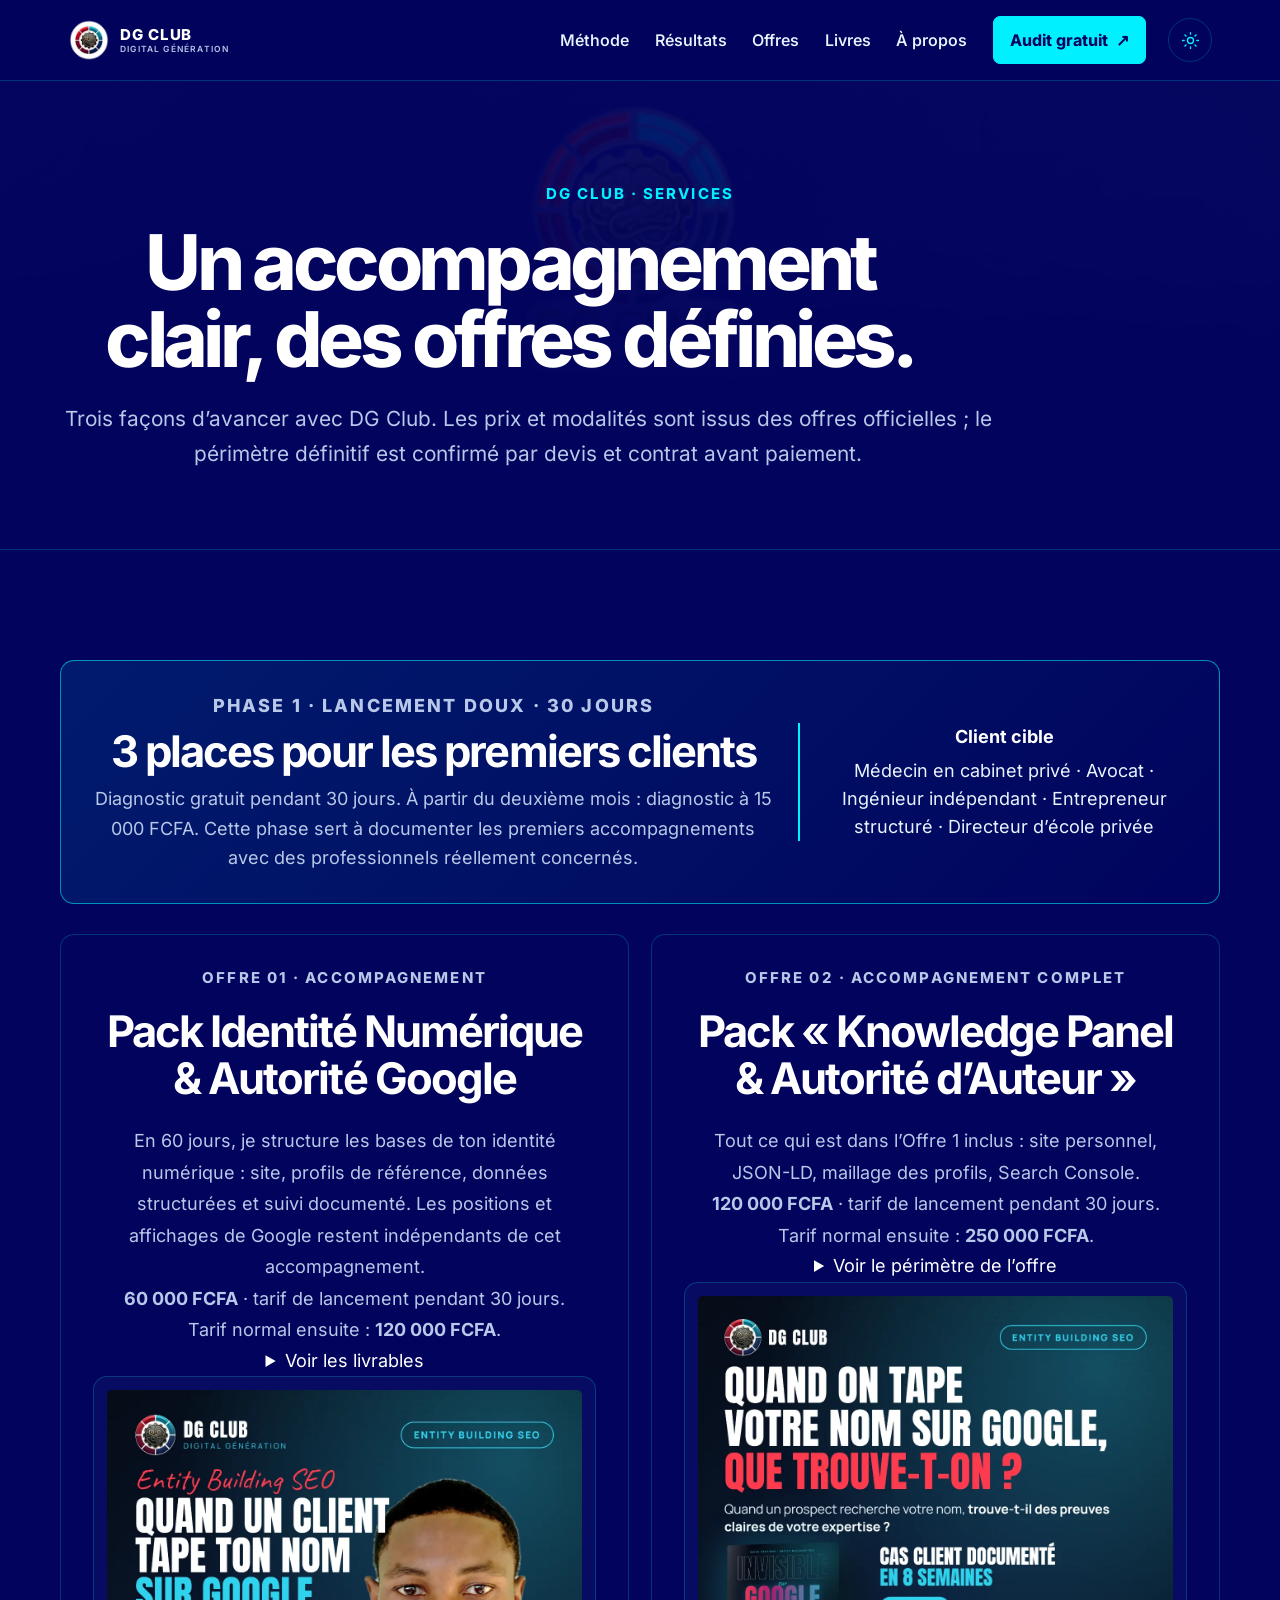
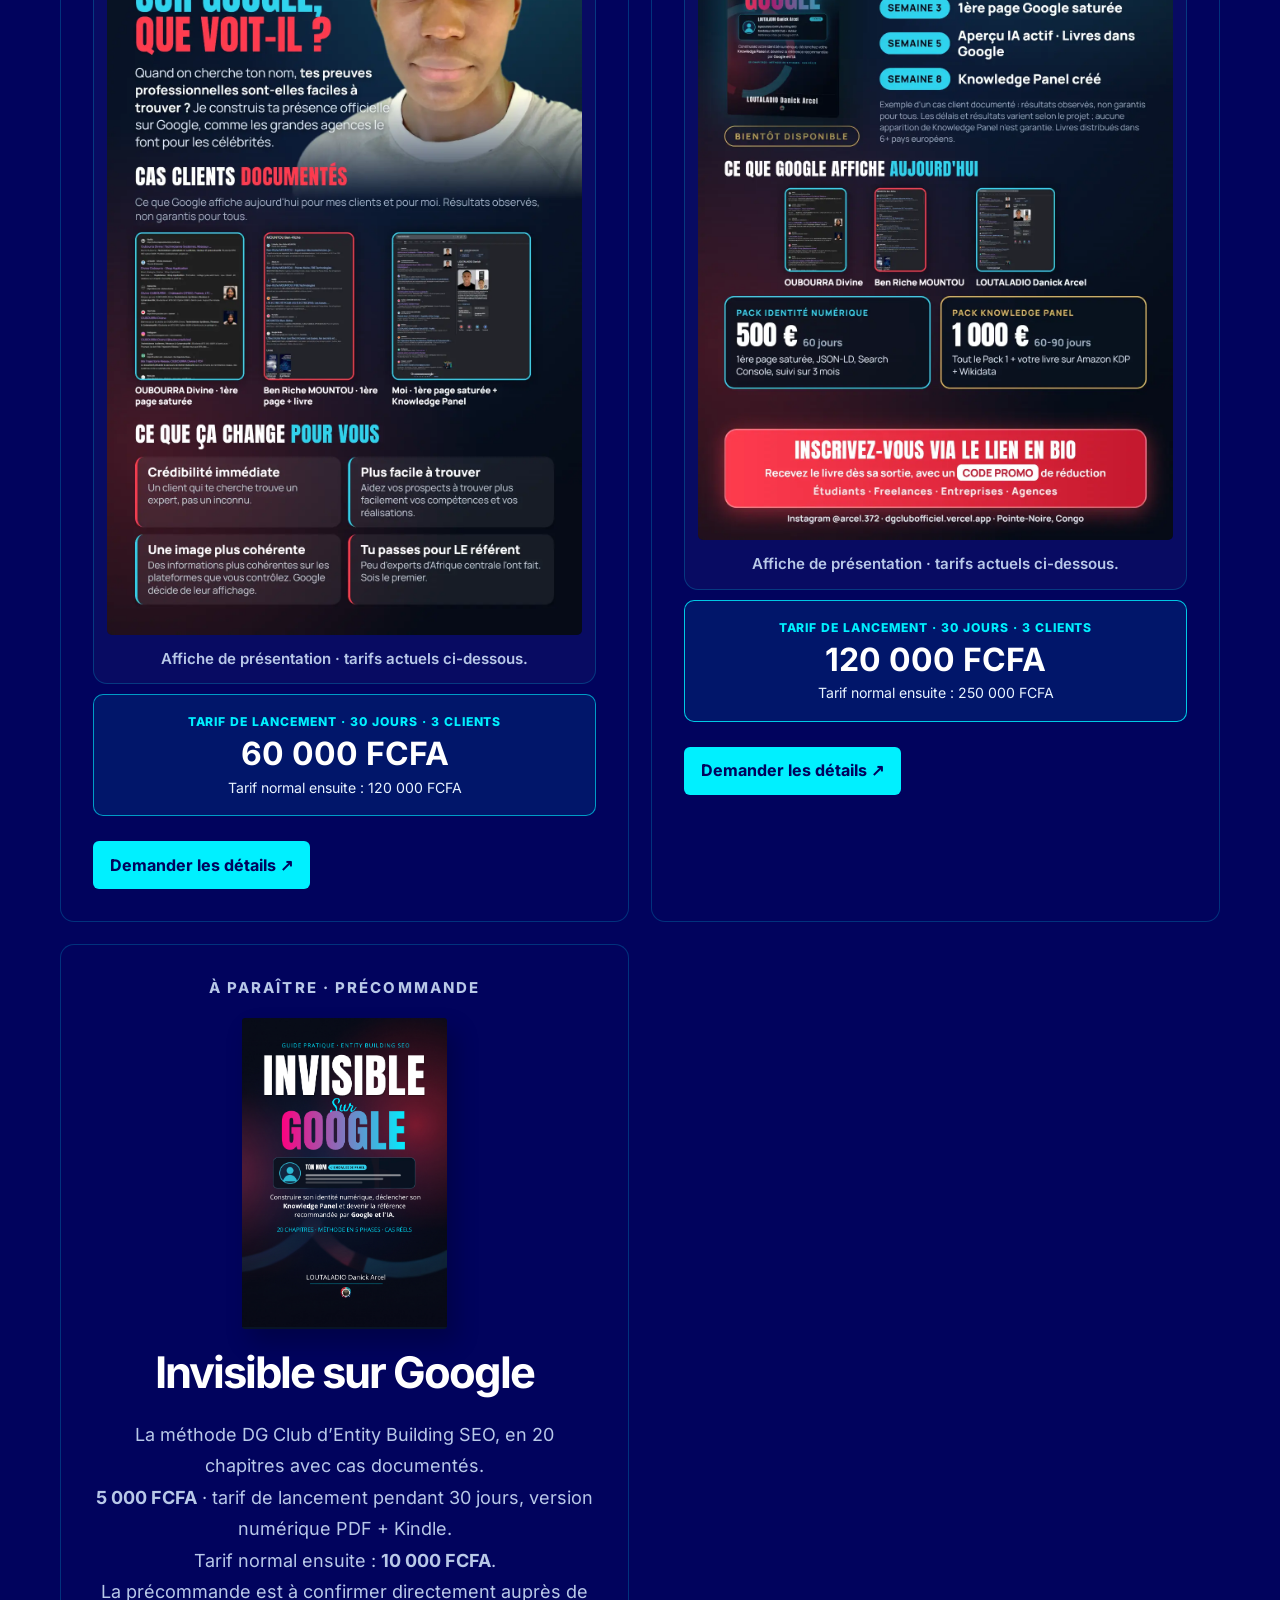
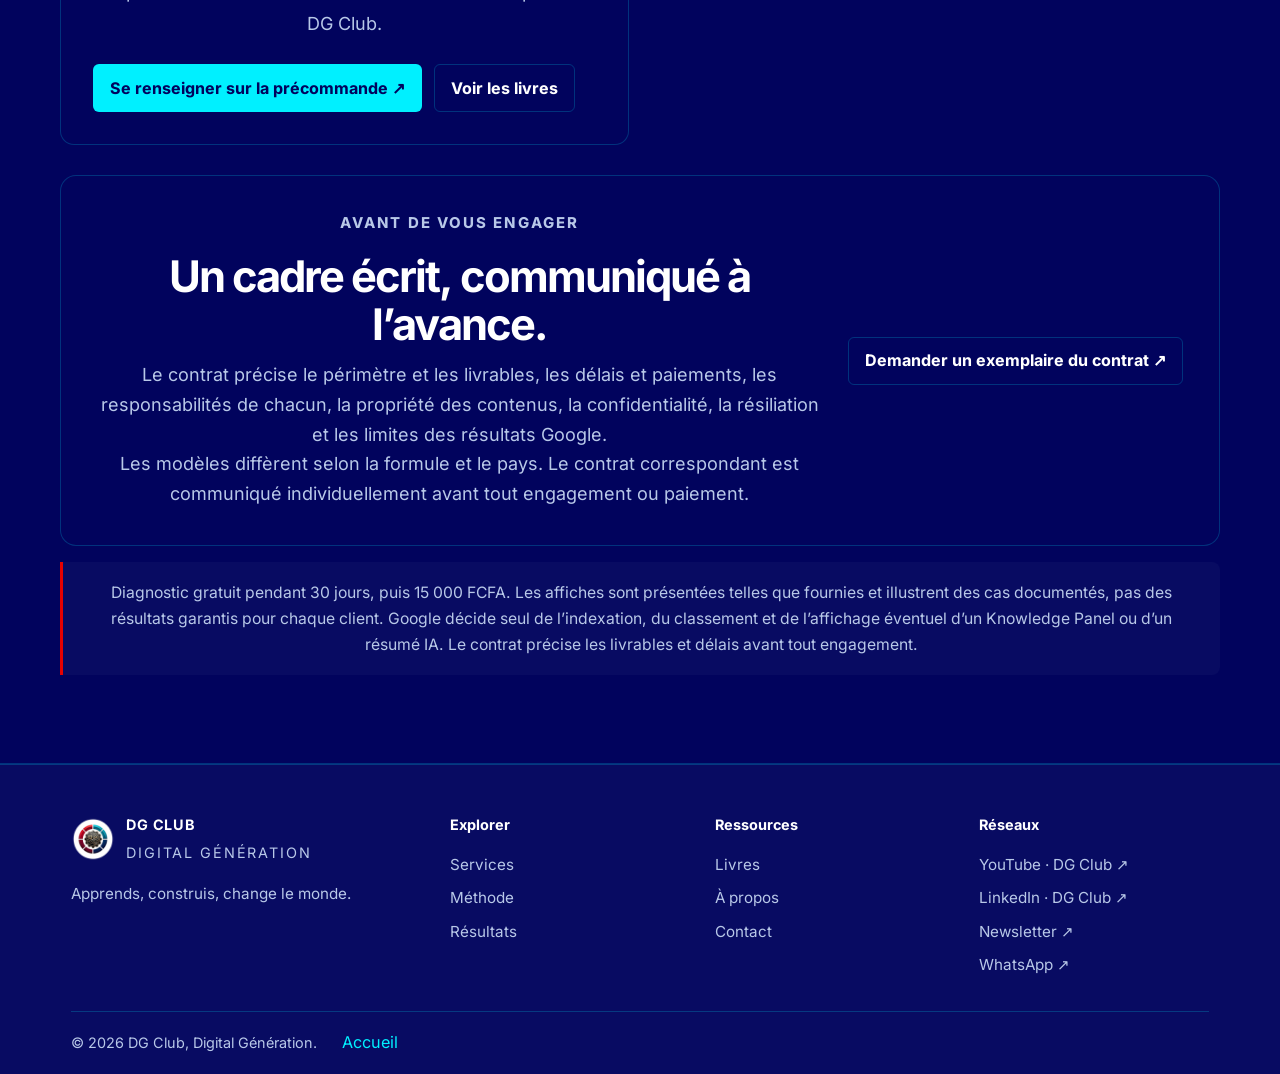
<file: services/index.html>
<!doctype html>
<html lang="fr" data-theme="dark">
<head>
  <meta charset="utf-8"><meta name="viewport" content="width=device-width,initial-scale=1"><meta name="theme-color" content="#01035D">
  <script>try{const t=localStorage.getItem('dgclub-theme');if(t==='dark'||t==='light')document.documentElement.dataset.theme=t}catch{}</script>
  <title>Services Entity Building SEO | DG Club</title><meta name="description" content="Découvrez les trois offres DG Club : Pack Identité Numérique, Pack Knowledge Panel et Autorité d’Auteur, et précommande du livre Invisible sur Google."><link rel="canonical" href="https://dgclubofficiel.vercel.app/services/">
  <meta property="og:type" content="website"><meta property="og:locale" content="fr_FR"><meta property="og:url" content="https://dgclubofficiel.vercel.app/services/"><meta property="og:title" content="Services Entity Building SEO | DG Club"><meta property="og:description" content="Découvrez les trois offres DG Club : Pack Identité Numérique, Pack Knowledge Panel et Autorité d’Auteur, et précommande du livre Invisible sur Google."><meta property="og:image" content="https://dgclubofficiel.vercel.app/assets/Logo_DG_Club_Premium.png"><meta property="og:image:alt" content="Logo DG Club, Digital Génération">
  <meta name="twitter:card" content="summary_large_image"><meta name="twitter:title" content="Services Entity Building SEO | DG Club"><meta name="twitter:description" content="Découvrez les trois offres DG Club : Pack Identité Numérique, Pack Knowledge Panel et Autorité d’Auteur, et précommande du livre Invisible sur Google."><meta name="twitter:image" content="https://dgclubofficiel.vercel.app/assets/Logo_DG_Club_Premium.png">
  <link rel="icon" type="image/png" href="../assets/optimized/logo-favicon-64.png"><link rel="preload" href="../assets/fonts/inter-latin.woff2" as="font" type="font/woff2" crossorigin>
  <link rel="stylesheet" href="../style.css"><link rel="stylesheet" href="../hero.css"><link rel="stylesheet" href="../homepage-sections.css"><link rel="stylesheet" href="../identity-polish.css">
  <script type="application/ld+json">{"@context":"https://schema.org","@graph":[{"@type":"Organization","@id":"https://dgclubofficiel.vercel.app/#organization","name":"DG Club","alternateName":["Club DG","Club Génération Digitale","Digital Génération Club"],"url":"https://dgclubofficiel.vercel.app/","logo":"https://dgclubofficiel.vercel.app/assets/Logo_DG_Club_Premium.png","sameAs":["https://www.youtube.com/@DGClubOfficiel","https://www.linkedin.com/company/dg-club/","https://www.facebook.com/profile.php?id=61580465067147&sk=directory_links","https://www.crunchbase.com/organization/dg-club-a2c3"],"foundingLocation":{"@type":"Place","name":"Pointe-Noire, Congo-Brazzaville","address":{"@type":"PostalAddress","addressLocality":"Pointe-Noire","addressCountry":"CG"}},"areaServed":["France","Canada","Europe francophone","Afrique francophone"],"knowsAbout":["Entity Building SEO","identité numérique","orientation informatique","Amazon KDP"],"founder":{"@id":"https://dgclubofficiel.vercel.app/#danick-loutaladio"},"member":{"@id":"https://dgclubofficiel.vercel.app/#divine-oubourra"},"description":"DG Club est une académie numérique indépendante fondée à Pointe-Noire, au Congo-Brazzaville. Elle accompagne les professionnels francophones en Entity Building SEO et en autorité numérique, et guide la jeunesse africaine vers la maîtrise du numérique."},{"@type":"WebSite","@id":"https://dgclubofficiel.vercel.app/#website","url":"https://dgclubofficiel.vercel.app/","name":"DG Club","inLanguage":"fr-FR","publisher":{"@id":"https://dgclubofficiel.vercel.app/#organization"}},{"@type":"WebPage","@id":"https://dgclubofficiel.vercel.app/services/#webpage","url":"https://dgclubofficiel.vercel.app/services/","name":"Services Entity Building SEO | DG Club","description":"Découvrez les trois offres DG Club : Pack Identité Numérique, Pack Knowledge Panel et Autorité d’Auteur, et précommande du livre Invisible sur Google.","inLanguage":"fr-FR","isPartOf":{"@id":"https://dgclubofficiel.vercel.app/#website"},"about":{"@id":"https://dgclubofficiel.vercel.app/#organization"}},{"@type":"Service","@id":"https://dgclubofficiel.vercel.app/services/#identite","name":"Pack Identité Numérique & Autorité Google","provider":{"@id":"https://dgclubofficiel.vercel.app/#organization"},"offers":{"@type":"Offer","price":"60000","priceCurrency":"XAF","url":"https://dgclubofficiel.vercel.app/services/#identite"}},{"@type":"Service","@id":"https://dgclubofficiel.vercel.app/services/#knowledge-panel","name":"Pack Knowledge Panel & Autorité d’Auteur","provider":{"@id":"https://dgclubofficiel.vercel.app/#organization"},"offers":{"@type":"Offer","price":"120000","priceCurrency":"XAF","url":"https://dgclubofficiel.vercel.app/services/#knowledge-panel"}},{"@type":"Person","@id":"https://dgclubofficiel.vercel.app/#danick-loutaladio","name":"LOUTALADIO Danick Arcel","alternateName":["Danick Arcel Loutaladio","Danick Loutaladio"],"jobTitle":"Spécialiste Entity Building SEO, développeur web frontend, auteur et fondateur de DG Club","url":"https://loutaladiodanickarcel.vercel.app/","worksFor":{"@id":"https://dgclubofficiel.vercel.app/#organization"},"sameAs":["https://loutaladiodanickarcel.vercel.app/","https://www.linkedin.com/in/danick-arcel-loutaladio-3589ba394","https://www.youtube.com/@LOUTALADIODanickArcel-j6r","https://github.com/Loutaladio","https://about.me/danickarcelloutaladio","https://www.instagram.com/arcel.372/","https://x.com/ArcelDanic36328","https://www.pinterest.com/arcel372/","https://www.facebook.com/profile.php?id=61575056546876&mibextid=ZbWKwL","https://filmfreeway.com/DanickArcelLOUTALADIO","https://www.crunchbase.com/person/danick-arcel-loutaladio","https://play.google.com/store/books/details/LOUTALADIO_Danick_Arcel_Guide_Ultime_d_Orientation?id=-NegEQAAQBAJ","https://fr.scribd.com/document/919687037/Guide-Ultime-D-orientation-Et-de-Reussite-en-Genie-Informatique-Au-Congo-Brazzaville","https://www.lulu.com/spotlight/httpsaboutmedanickarcelloutaladio","https://www.linkedin.com/newsletters/le-d%C3%A9brief-tech-de-danickos-7428729441029292032"],"identifier":{"@type":"PropertyValue","propertyID":"ISNI","value":"0000 0005 3163 3051"},"description":"LOUTALADIO Danick Arcel est spécialiste en Entity Building SEO, développeur web frontend et auteur congolais. Il a fondé DG Club et développe des ressources sur l’identité numérique, la publication numérique et l’orientation informatique.","knowsAbout":["Entity Building SEO","référencement naturel","développement web frontend","HTML","CSS","JavaScript","SQL","Amazon KDP","orientation informatique","karaté Kyokushin-Kai"]},{"@type":"Person","@id":"https://dgclubofficiel.vercel.app/#divine-oubourra","name":"OUBOURRA Divine","alternateName":"Divine Oubourra","url":"https://oubourragrealafeedivine.netlify.app/","worksFor":{"@id":"https://dgclubofficiel.vercel.app/#organization"},"sameAs":["https://oubourragrealafeedivine.netlify.app/","https://fr.linkedin.com/in/divine-oubourra-2006j","https://fr.pinterest.com/oubourradivine/"]}]}</script>
</head>
<body><a class="skip-link" href="#main-content">Aller au contenu principal</a><header><nav class="site-nav" aria-label="Navigation principale"><a class="site-brand" href="/"><img src="../assets/optimized/logo-mark-96.webp" alt="" width="42" height="42"><span><strong>DG CLUB</strong><small>Digital Génération</small></span></a><button class="theme-toggle" type="button" aria-label="Passer au thème clair" title="Passer au thème clair"><svg class="theme-icon theme-icon--sun" viewBox="0 0 24 24" aria-hidden="true"><circle cx="12" cy="12" r="3.8"></circle><path d="M12 2v2m0 16v2M4.93 4.93l1.42 1.42m11.3 11.3 1.42 1.42M2 12h2m16 0h2M4.93 19.07l1.42-1.42m11.3-11.3 1.42-1.42"></path></svg><svg class="theme-icon theme-icon--moon" viewBox="0 0 24 24" aria-hidden="true"><path d="M20.2 15.1A8.6 8.6 0 0 1 8.9 3.8 8.7 8.7 0 1 0 20.2 15.1Z"></path></svg></button><button class="menu-toggle" type="button" aria-label="Ouvrir le menu" aria-expanded="false" aria-controls="site-menu"><span></span><span></span></button><ul class="site-links" id="site-menu"><li><a href="/methode/">Méthode</a></li><li><a href="/resultats/">Résultats</a></li><li><a href="/services/">Offres</a></li><li><a href="/livre/">Livres</a></li><li><a href="/a-propos/">À propos</a></li><li><a class="nav-cta" href="/contact/">Audit gratuit <span aria-hidden="true">↗</span></a></li></ul></nav></header><main id="main-content"><section class="page-hero"><div class="page-hero__inner"><p class="page-kicker">DG CLUB · SERVICES</p><h1>Un accompagnement clair, des offres définies.</h1><p class="page-hero__intro">Trois façons d’avancer avec DG Club. Les prix et modalités sont issus des offres officielles ; le périmètre définitif est confirmé par devis et contrat avant paiement.</p></div></section><section class="page-section"><div class="page-section__inner"><aside class="launch-pricing" aria-label="Tarifs de lancement DG Club"><div><p class="launch-pricing__eyebrow">PHASE 1 · LANCEMENT DOUX · 30 JOURS</p><h2>3 places pour les premiers clients</h2><p>Diagnostic gratuit pendant 30 jours. À partir du deuxième mois : diagnostic à 15 000 FCFA. Cette phase sert à documenter les premiers accompagnements avec des professionnels réellement concernés.</p></div><div class="launch-pricing__audience"><strong>Client cible</strong><span>Médecin en cabinet privé · Avocat · Ingénieur indépendant · Entrepreneur structuré · Directeur d’école privée</span></div></aside><div class="page-grid"><article class="page-card"><p class="page-kicker">OFFRE 01 · ACCOMPAGNEMENT</p><h2>Pack Identité Numérique &amp; Autorité Google</h2><p>En 60 jours, je structure les bases de ton identité numérique : site, profils de référence, données structurées et suivi documenté. Les positions et affichages de Google restent indépendants de cet accompagnement.</p><p><strong>60 000 FCFA</strong> · tarif de lancement pendant 30 jours.</p><p class="normal-price">Tarif normal ensuite : <strong>120 000 FCFA</strong>.</p><details><summary>Voir les livrables</summary><ul><li>Audit de la présence numérique et rapport de priorités</li><li>Site professionnel et données structurées JSON-LD adaptées aux informations vérifiables</li><li>Bio de référence et cohérence des profils retenus</li><li>Search Console configuré et demandes d’indexation envoyées lorsque cela s’applique</li><li>Rapport de suivi mensuel pendant 3 mois, avec actions réalisées et observations disponibles</li></ul></details><figure class="campaign-card"><a href="../assets/campaign/offer-entity-building-source.webp" target="_blank" rel="noopener noreferrer"><img src="../assets/campaign/offer-entity-building-source.webp" alt="Affiche DG Club mise à jour du Pack Identité Numérique : cas clients documentés et résultats observés non garantis pour tous" width="1080" height="1920" loading="lazy" decoding="async"></a><figcaption>Affiche de présentation · tarifs actuels ci-dessous.</figcaption></figure><div class="campaign-pricing"><p>Tarif de lancement · 30 jours · 3 clients</p><strong>60 000 FCFA</strong><span>Tarif normal ensuite : 120 000 FCFA</span></div><div class="page-cta-row"><a class="button button--primary" href="https://wa.me/242064742678?text=Bonjour%20DG%20Club%2C%20je%20souhaite%20en%20savoir%20plus%20sur%20le%20Pack%20Identit%C3%A9%20Num%C3%A9rique." target="_blank" rel="noopener noreferrer">Demander les détails ↗</a></div></article><article class="page-card"><p class="page-kicker">OFFRE 02 · ACCOMPAGNEMENT COMPLET</p><h2>Pack « Knowledge Panel &amp; Autorité d’Auteur »</h2><p>Tout ce qui est dans l’Offre 1 inclus : site personnel, JSON-LD, maillage des profils, Search Console.</p><p><strong>120 000 FCFA</strong> · tarif de lancement pendant 30 jours.</p><p class="normal-price">Tarif normal ensuite : <strong>250 000 FCFA</strong>.</p><details><summary>Voir le périmètre de l’offre</summary><p>Rédaction collaborative d’un guide professionnel de 50 à 80 pages, conception, mise en page et couverture. L’accompagnement à la publication sur Amazon KDP et Google Books, l’ISBN et le profil auteur sont définis selon les exigences des plateformes et le périmètre contractuel. La distribution dépend des disponibilités et règles de chaque plateforme. Le travail sur les références publiques respecte les critères d’admissibilité et de neutralité applicables.</p><p>Délai indiqué dans l’offre : 60 à 90 jours.</p></details><figure class="campaign-card"><a href="../assets/campaign/offer-knowledge-panel-source.webp" target="_blank" rel="noopener noreferrer"><img src="../assets/campaign/offer-knowledge-panel-source.webp" alt="Affiche DG Club actualisée présentant les offres Identité Numérique et Knowledge Panel, avec un cas documenté et des résultats non garantis" width="1152" height="2048"></a><figcaption>Affiche de présentation · tarifs actuels ci-dessous.</figcaption></figure><div class="campaign-pricing campaign-pricing--featured"><p>Tarif de lancement · 30 jours · 3 clients</p><strong>120 000 FCFA</strong><span>Tarif normal ensuite : 250 000 FCFA</span></div><div class="page-cta-row"><a class="button button--primary" href="https://wa.me/242064742678?text=Bonjour%20DG%20Club%2C%20je%20souhaite%20en%20savoir%20plus%20sur%20le%20Pack%20Knowledge%20Panel." target="_blank" rel="noopener noreferrer">Demander les détails ↗</a></div></article><article class="page-card"><p class="page-kicker">À PARAÎTRE · PRÉCOMMANDE</p><figure class="preorder-book-cover"><img src="../assets/optimized/book-invisible-sur-google-cover-2026.png" alt="Nouvelle couverture de Invisible sur Google de LOUTALADIO Danick Arcel" width="585" height="888" loading="lazy" decoding="async"></figure><h2>Invisible sur Google</h2><p>La méthode DG Club d’Entity Building SEO, en 20 chapitres avec cas documentés.</p><p><strong>5 000 FCFA</strong> · tarif de lancement pendant 30 jours, version numérique PDF + Kindle.</p><p class="normal-price">Tarif normal ensuite : <strong>10 000 FCFA</strong>.</p><p>La précommande est à confirmer directement auprès de DG Club.</p><div class="page-cta-row"><a class="button button--primary" href="https://wa.me/242064742678?text=Bonjour%20DG%20Club%2C%20je%20souhaite%20me%20renseigner%20sur%20la%20pr%C3%A9commande%20d%E2%80%99Invisible%20sur%20Google." target="_blank" rel="noopener noreferrer">Se renseigner sur la précommande ↗</a><a class="button button--outline" href="/livre/">Voir les livres</a></div></article></div><section id="contract" class="contract-preview" aria-labelledby="contract-preview-title"><div><p class="page-kicker">AVANT DE VOUS ENGAGER</p><h2 id="contract-preview-title">Un cadre écrit, communiqué à l’avance.</h2><p>Le contrat précise le périmètre et les livrables, les délais et paiements, les responsabilités de chacun, la propriété des contenus, la confidentialité, la résiliation et les limites des résultats Google.</p><p>Les modèles diffèrent selon la formule et le pays. Le contrat correspondant est communiqué individuellement avant tout engagement ou paiement.</p></div><a class="button button--outline" href="https://wa.me/242064742678?text=Bonjour%20DG%20Club%2C%20avant%20de%20choisir%20une%20offre%2C%20je%20souhaite%20recevoir%20un%20exemplaire%20du%20contrat%20correspondant%20%C3%A0%20mon%20pays%20et%20%C3%A0%20la%20formule%20envisag%C3%A9e." target="_blank" rel="noopener noreferrer">Demander un exemplaire du contrat ↗</a></section><p class="offer-disclaimer">Diagnostic gratuit pendant 30 jours, puis 15 000 FCFA. Les affiches sont présentées telles que fournies et illustrent des cas documentés, pas des résultats garantis pour chaque client. Google décide seul de l’indexation, du classement et de l’affichage éventuel d’un Knowledge Panel ou d’un résumé IA. Le contrat précise les livrables et délais avant tout engagement.</p></div></section></main><footer class="site-footer"><div class="home-container footer-grid"><div class="footer-brand"><a href="/"><img src="../assets/optimized/logo-mark-96.webp" alt="" width="44" height="44"><span><strong>DG CLUB</strong><small>DIGITAL GÉNÉRATION</small></span></a><p>Apprends, construis, change le monde.</p></div><div class="footer-column"><h2>Explorer</h2><a href="/services/">Services</a><a href="/methode/">Méthode</a><a href="/resultats/">Résultats</a></div><div class="footer-column"><h2>Ressources</h2><a href="/livre/">Livres</a><a href="/a-propos/">À propos</a><a href="/contact/">Contact</a></div><div class="footer-column"><h2>Réseaux</h2><a href="https://www.youtube.com/@DGClubOfficiel" target="_blank" rel="noopener noreferrer">YouTube · DG Club ↗</a><a href="https://www.linkedin.com/company/dg-club/" target="_blank" rel="noopener noreferrer">LinkedIn · DG Club ↗</a><a href="https://www.linkedin.com/newsletters/le-d%C3%A9brief-tech-de-danickos-7428729441029292032" target="_blank" rel="noopener noreferrer">Newsletter ↗</a><a href="https://wa.me/242064742678" target="_blank" rel="noopener noreferrer">WhatsApp ↗</a></div></div><div class="home-container footer-bottom"><p>© 2026 DG Club, Digital Génération.</p><a href="/">Accueil</a></div></footer><script src="../site-config.js" defer></script><script src="../assets/gsap.min.js" defer></script><script src="../hero-motion.js" defer></script></body></html>
</file>
<file: style.css>
/* Palette Pomelli officielle DG Club — thème nuit par défaut. */
:root {
    color-scheme: dark;
    --brand-navy: #01035D;
    --brand-cyan: #00F0FF;
    --brand-red: #E60101;
    --brand-white: #FFFFFF;
    --primary-color: var(--brand-cyan);
    --secondary-color: var(--brand-red);
    --accent-color: var(--brand-cyan);
    --background-color: var(--brand-navy);
    --surface-color: #080B62;
    --surface-raised: #10146C;
    --border-color: rgba(0, 240, 255, .20);
    --text-color: var(--brand-white);
    --text-light-color: #E8F3FF;
    --text-dark-color: #B8C8E8;
    --link-color: var(--brand-cyan);
}

:root[data-theme="light"] {
    color-scheme: light;
    --primary-color: var(--brand-navy);
    --secondary-color: var(--brand-red);
    --accent-color: var(--brand-navy);
    --background-color: var(--brand-white);
    --surface-color: #F4F6FD;
    --surface-raised: var(--brand-white);
    --border-color: rgba(1, 3, 93, .16);
    --text-color: var(--brand-navy);
    --text-light-color: #17224F;
    --text-dark-color: #354166;
    --link-color: var(--brand-navy);
}

/* Réinitialisation CSS */
* {
    margin: 0;
    padding: 0;
    box-sizing: border-box;
}

html {
    scroll-behavior: smooth;
}

body {
    font-family: 'Inter', 'SF Pro Display', -apple-system, BlinkMacSystemFont, 'Segoe UI', Roboto, Oxygen, Ubuntu, Cantarell, 'Open Sans', 'Helvetica Neue', sans-serif;
    background-color: var(--background-color);
    color: var(--text-color);
    line-height: 1.6;
    -webkit-font-smoothing: antialiased;
    -moz-osx-font-smoothing: grayscale;
}

/* Typographie */
h1, h2, h3, h4, h5, h6 {
    font-family: 'Inter', 'SF Pro Display', -apple-system, BlinkMacSystemFont, 'Segoe UI', Roboto, Oxygen, Ubuntu, Cantarell, 'Open Sans', 'Helvetica Neue', sans-serif;
    font-weight: 700;
    color: var(--text-color);
}

h1 {
    font-size: 3.5em;
    text-align: center;
    margin-bottom: 0.5em;
}

h2 {
    font-size: 2.5em;
    text-align: center;
    margin-bottom: 1em;
    color: var(--primary-color);
}

p {
    font-size: 1.1em;
    color: var(--text-light-color);
}

a {
    color: var(--primary-color);
    text-decoration: none;
    transition: color 0.3s ease;
}

a:hover {
    color: var(--accent-color);
}

/* Layout général */
.container {
    max-width: 1200px;
    margin: 0 auto;
    padding: 2em;
}

section {
    padding: 6em 2em;
    text-align: center;
    opacity: 1;
    transform: none;
}

section.is-visible {
    opacity: 1;
    transform: translateY(0);
}

/* Header et Navigation */
header {
    background-color: var(--surface-color);
    padding: 1em 2em;
    position: sticky;
    top: 0;
    z-index: 1000;
    box-shadow: 0 2px 10px rgba(0, 0, 0, 0.5);
}

nav {
    display: flex;
    justify-content: space-between;
    align-items: center;
    max-width: 1200px;
    margin: 0 auto;
}

.logo {
    display: flex;
    align-items: center;
    justify-content: center;
}

.logo img {
    height: 40px;
    margin-right: 10px;
}

.logo span {
    font-size: 1.8em;
    font-weight: 700;
    color: var(--text-color);
}

nav ul {
    list-style: none;
    display: flex;
}

nav ul li {
    margin-left: 2em;
}

nav ul li a {
    font-weight: 500;
    font-size: 1.1em;
    color: var(--text-light-color);
}

nav ul li a:hover {
    color: var(--primary-color);
}

a{
    color: var(--link-color);
}

/* Banderol */
.Banderol {
    position: absolute;
    top: 9em;
    right: 9em;
    background-color: black;
    border: 3px solid red;
    color: var(--text-color);
    padding: 0.5em 1em;
    border-radius: 50px;
    font-size: 0.9em;
    display: flex;
    align-items: center;
    justify-content: center;
    gap: 0.5em;
}

/* Hero Section */
#hero {
    background: linear-gradient(rgba(0, 0, 0, 0.7), rgba(0, 0, 0, 0.7)), url('assets/hero-bg.png') no-repeat center center/cover;
    min-height: 80vh;
    display: flex;
    flex-direction: column;
    justify-content: center;
    align-items: center;
    padding: 2em;
}

#hero h1 {
    font-size: 4em;
    margin-bottom: 0.2em;
    color: var(--accent-color);
    text-shadow: 0 0 10px rgba(255, 215, 0, 0.5);
}

#hero p {
    font-size: 1.5em;
    margin-bottom: 2em;
    max-width: 700px;
    font-weight: 400;
}

button {
    background-color: var(--primary-color);
    color: var(--text-color);
    border: none;
    padding: 0.8em 2em;
    font-size: 1.2em;
    border-radius: 50px;
    cursor: pointer;
    transition: background-color 0.3s ease, transform 0.2s ease;
}

button:hover {
    background-color: var(--accent-color);
    transform: translateY(-3px);
}

/* Sections générales */
#about, #tutoriels, #livres, #contact {
    background-color: var(--surface-color);
    margin: 2em auto;
    border-radius: 15px;
    max-width: 1000px;
    box-shadow: 0 5px 20px rgba(0, 0, 0, 0.3);
}

#about p {
    max-width: 800px;
    margin: 1em auto;
}

/* Grilles de contenu (Bento-like) */
.tutoriel-grid, .book-grid {
    display: grid;
    grid-template-columns: repeat(auto-fit, minmax(10px, 1fr));
    gap: 2em;
    padding: 2em;
}


.book-grid img{
   width: 60%;
}


.grid-item {
    background-color: var(--background-color);
    padding: 1.5em;
    border-radius: 10px;
    text-align: left;
    box-shadow: 0 2px 10px rgba(0, 0, 0, 0.2);
    transition: transform 0.3s ease, box-shadow 0.3s ease;
    display: flex;
    align-items: center;
    justify-content: center;
    flex-direction: column;
}



.grid-item:hover {
    transform: translateY(-5px);
    box-shadow: 0 5px 20px rgba(0, 0, 0, 0.4);
}

.grid-item img {
    max-width: 80%;
    height: auto;
    border-radius: 8px;
    margin-bottom: 1em;
}

.grid-item h3 {
    color: var(--primary-color);
    margin-bottom: 0.5em;
}

.grid-item p {
    font-size: 0.95em;
    color: var(--text-dark-color);
}

/* Formulaire de contact */
#contact form {
    display: flex;
    flex-direction: column;
    max-width: 600px;
    margin: 2em auto;
    gap: 1em;
}

#contact input, #contact textarea {
    padding: 1em;
    border: 1px solid var(--border-color);
    border-radius: 8px;
    background-color: var(--surface-color);
    color: var(--text-color);
    font-size: 1em;
}

#contact input::placeholder, #contact textarea::placeholder {
    color: var(--text-dark-color);
}

#contact button {
    align-self: center;
    width: 50%;
}

/* Footer */
footer {
    background-color: var(--surface-color);
    text-align: center;
    padding: 2em;
    color: var(--text-dark-color);
    font-size: 0.9em;
}

/* Responsive Design */
@media (max-width: 768px) {
    nav {
        flex-direction: column;
    }

    nav ul {
        margin-top: 1em;
        flex-wrap: wrap;
        justify-content: center;
    }

    nav ul li {
        margin: 0.5em 1em;
    }

    #hero h1 {
        font-size: 2.5em;
    }

    #hero p {
        font-size: 1.2em;
    }

    h2 {
        font-size: 2em;
    }

    .tutoriel-grid, .book-grid {
        grid-template-columns: 1fr;
    }
}
</file>
<file: hero.css>
/* DG Club · Hero v2 — palette officielle Pomelli, screenshots sources inchangés. */
@font-face {
  font-family: Inter;
  font-style: normal;
  font-weight: 100 900;
  font-display: swap;
  src: url("assets/fonts/inter-latin.woff2") format("woff2");
}

html { scroll-behavior: smooth; scroll-padding-top: 88px; }
body {
  background: var(--background-color);
  color: var(--text-color);
  font-family: Inter, -apple-system, BlinkMacSystemFont, "Segoe UI", sans-serif;
  transition: background-color .2s ease, color .2s ease;
}
body > header {
  position: sticky;
  inset-block-start: 0;
  z-index: 20;
  padding: 0;
  background: rgba(1, 3, 93, .92);
  border-block-end: 1px solid var(--border-color);
  box-shadow: none;
  -webkit-backdrop-filter: blur(12px);
  backdrop-filter: blur(12px);
}
:root[data-theme="light"] body > header { background: rgba(255, 255, 255, .94); }
.site-nav {
  position: relative;
  width: min(1280px, 100%);
  min-height: 76px;
  margin: 0 auto;
  padding: 0 28px;
  display: flex;
  flex-direction: row;
  justify-content: flex-start;
  align-items: center;
  gap: 22px;
}
.site-brand {
  order: 1;
  display: inline-flex;
  align-items: center;
  gap: 10px;
  flex: 0 0 auto;
  color: var(--text-color);
  text-decoration: none;
}
.site-brand img { width: 42px; height: 42px; object-fit: contain; }
.site-brand span { display: flex; flex-direction: column; gap: 3px; line-height: 1; }
.site-brand strong { font-size: .94rem; font-weight: 800; letter-spacing: .06em; }
.site-brand small { color: var(--text-dark-color); font-size: .53rem; font-weight: 600; letter-spacing: .14em; text-transform: uppercase; }
.site-links {
  order: 2;
  display: flex;
  align-items: center;
  gap: clamp(14px, 2vw, 27px);
  list-style: none;
  margin: 0 0 0 auto;
  padding: 0;
}
.site-links li { margin: 0; }
.site-links a {
  color: var(--text-light-color);
  font-size: .83rem;
  font-weight: 550;
  text-decoration: none;
  transition: color .18s ease, background-color .18s ease;
}
.site-links a:hover { color: var(--brand-cyan); }
:root[data-theme="light"] .site-links a:hover { color: var(--brand-red); }
.site-links .nav-cta {
  display: inline-flex;
  align-items: center;
  justify-content: center;
  gap: 8px;
  min-height: 42px;
  padding: 0 16px;
  border: 1px solid var(--brand-cyan);
  border-radius: 7px;
  background: var(--brand-cyan);
  color: var(--brand-navy);
  font-size: .81rem;
  font-weight: 750;
}
.site-links .nav-cta:hover { background: transparent; color: var(--brand-cyan); }
:root[data-theme="light"] .site-links .nav-cta { border-color: var(--brand-navy); background: var(--brand-navy); color: var(--brand-white); }
:root[data-theme="light"] .site-links .nav-cta:hover { background: transparent; color: var(--brand-navy); }
.theme-toggle {
  order: 3;
  display: grid;
  width: 42px;
  height: 42px;
  flex: 0 0 42px;
  place-items: center;
  padding: 0;
  border: 1px solid var(--border-color);
  border-radius: 50%;
  background: transparent;
  color: var(--brand-cyan);
  cursor: pointer;
  transition: background-color .18s ease, border-color .18s ease, color .18s ease;
}
.theme-toggle:hover { border-color: var(--brand-cyan); background: rgba(0, 240, 255, .09); }
:root[data-theme="light"] .theme-toggle { color: var(--brand-navy); }
.theme-icon { width: 19px; height: 19px; fill: none; stroke: currentColor; stroke-width: 1.7; stroke-linecap: round; stroke-linejoin: round; }
:root[data-theme="dark"] .theme-icon--moon,
:root[data-theme="light"] .theme-icon--sun { display: none; }
.menu-toggle { display: none; }

#hero.hero-section {
  position: relative;
  isolation: isolate;
  max-width: none;
  min-height: auto;
  margin: 0;
  padding: clamp(40px, 4.2vw, 46px) 28px clamp(60px, 6vw, 86px);
  display: block;
  overflow: hidden;
  text-align: left;
  opacity: 1;
  transform: none;
  background: var(--background-color);
}
#hero.hero-section::before,
#hero.hero-section::after {
  position: absolute;
  z-index: -1;
  content: "";
  pointer-events: none;
  border-radius: 50%;
}
#hero.hero-section::before {
  top: 0;
  left: 50%;
  right: auto;
  width: min(1280px, 100%);
  aspect-ratio: 4 / 1;
  transform: translateX(-50%);
  border-radius: 0;
  background: url("assets/brand/dgclub-banner-alpha.webp") center / 100% auto no-repeat;
  opacity: .18;
  filter: blur(1px);
  -webkit-mask-image: linear-gradient(to bottom, #000 0%, rgba(0,0,0,.72) 52%, transparent 100%);
  mask-image: linear-gradient(to bottom, #000 0%, rgba(0,0,0,.72) 52%, transparent 100%);
}
#hero.hero-section::after {
  display: none;
}
:root[data-theme="light"] #hero.hero-section::before { opacity: .10; filter: blur(1px); }
.hero-inner { position: relative; width: min(1280px, 100%); margin: 0 auto; }
.hero-intro {
  display: grid;
  grid-template-columns: minmax(0, 1.12fr) minmax(310px, .78fr);
  align-items: end;
  gap: clamp(34px, 6vw, 86px);
  margin-block-end: clamp(30px, 3.3vw, 42px);
}
.hero-copy { max-width: 800px; }
.hero-eyebrow {
  display: flex;
  align-items: center;
  gap: 10px;
  margin: 0 0 22px;
  color: var(--brand-cyan);
  font-size: .70rem;
  font-weight: 750;
  letter-spacing: .17em;
  text-transform: uppercase;
}
.hero-eyebrow::before { content: ""; width: 25px; height: 2px; background: var(--brand-red); }
:root[data-theme="light"] .hero-eyebrow { color: var(--brand-navy); }
#hero.hero-section .hero-copy h1 {
  max-width: 810px;
  margin: 0;
  color: var(--text-color);
  font-family: Inter, -apple-system, BlinkMacSystemFont, "Segoe UI", sans-serif;
  font-size: clamp(2.75rem, 5vw, 4.5rem);
  font-weight: 760;
  line-height: 1.03;
  letter-spacing: -.065em;
  text-align: left;
  text-wrap: balance;
  text-shadow: none;
}
#hero.hero-section .hero-copy h1 span { color: var(--brand-cyan); }
:root[data-theme="light"] #hero.hero-section .hero-copy h1 span { color: var(--brand-navy); }
.hero-conversion { max-width: 470px; justify-self: end; }
#hero.hero-section .hero-lede {
  margin: 0;
  color: var(--text-light-color);
  font-size: clamp(.98rem, 1.15vw, 1.08rem);
  font-weight: 430;
  line-height: 1.75;
}
.hero-actions { display: flex; align-items: center; flex-wrap: wrap; gap: 17px; margin-block-start: 23px; }
.hero-primary {
  min-height: 52px;
  display: inline-flex;
  align-items: center;
  justify-content: center;
  gap: 12px;
  padding: 0 20px;
  border: 1px solid var(--brand-cyan);
  border-radius: 7px;
  background: var(--brand-cyan);
  color: var(--brand-navy);
  font-size: .9rem;
  font-weight: 760;
  text-decoration: none;
  box-shadow: 0 8px 26px rgba(0, 240, 255, .12);
  transition: transform .18s ease, box-shadow .18s ease, background-color .18s ease;
}
.hero-primary:hover { transform: translateY(-2px); box-shadow: 0 11px 28px rgba(0, 240, 255, .20); color: var(--brand-navy); }
:root[data-theme="light"] .hero-primary { border-color: var(--brand-navy); background: var(--brand-navy); color: var(--brand-white); box-shadow: 0 8px 24px rgba(1, 3, 93, .14); }
:root[data-theme="light"] .hero-primary:hover { background: #080B62; color: var(--brand-white); }
.hero-primary .arrow { font-size: 1.1rem; line-height: 1; }
.hero-secondary { display: inline-flex; align-items: center; gap: 8px; min-height: 42px; padding: 0 2px; color: var(--text-light-color); font-size: .85rem; font-weight: 650; text-decoration: none; }
.hero-secondary:hover { color: var(--brand-cyan); }
:root[data-theme="light"] .hero-secondary:hover { color: var(--brand-red); }
#hero.hero-section .hero-note { display: flex; align-items: center; gap: 9px; margin: 15px 0 0; color: var(--text-dark-color); font-size: .77rem; line-height: 1.6; }
.note-dot { width: 7px; height: 7px; flex: 0 0 7px; border-radius: 50%; background: var(--brand-cyan); box-shadow: 0 0 11px rgba(0, 240, 255, .45); }
.proof-heading { display: flex; align-items: end; justify-content: space-between; gap: 28px; margin-block-end: 15px; }
.proof-overline { margin: 0 0 9px; color: var(--brand-cyan); font-size: .67rem; font-weight: 750; letter-spacing: .16em; }
:root[data-theme="light"] .proof-overline { color: var(--brand-navy); }
.proof-heading h2 { margin: 0; color: var(--text-color); font-size: clamp(1.34rem, 2.2vw, 1.72rem); font-weight: 720; letter-spacing: -.045em; line-height: 1.2; text-align: left; }
.proof-heading > p { max-width: 390px; margin: 0 0 2px; color: var(--text-dark-color); font-size: .82rem; line-height: 1.6; text-align: right; }
.proof-grid { display: grid; grid-template-columns: repeat(3, minmax(0, 1fr)); align-items: start; gap: 15px; }
.proof-card {
  min-width: 0;
  display: flex;
  flex-direction: column;
  margin: 0;
  padding: 11px;
  border: 1px solid var(--border-color);
  border-radius: 12px;
  background: var(--surface-color);
  box-shadow: 0 14px 42px rgba(0, 0, 25, .12);
  transition: border-color .2s ease, box-shadow .2s ease, background-color .2s ease;
}
.proof-card:hover { border-color: var(--brand-cyan); box-shadow: 0 17px 45px rgba(0, 240, 255, .10); }
:root[data-theme="light"] .proof-card { box-shadow: 0 12px 32px rgba(1, 3, 93, .07); }
:root[data-theme="light"] .proof-card:hover { box-shadow: 0 15px 38px rgba(1, 3, 93, .11); }
.proof-card-top { min-height: 25px; display: flex; align-items: center; justify-content: space-between; gap: 8px; margin-block-end: 9px; }
.proof-type { color: var(--brand-cyan); font-size: .62rem; font-weight: 760; letter-spacing: .12em; }
:root[data-theme="light"] .proof-type { color: var(--brand-navy); }
.proof-signal { color: var(--brand-red); font-size: .6rem; line-height: 1; }
.proof-image-link { display: block; width: 100%; border: 1px solid var(--border-color); line-height: 0; background: var(--brand-navy); }
.proof-image-link:focus-visible { outline: 3px solid var(--brand-cyan); outline-offset: 4px; }
:root[data-theme="light"] .proof-image-link:focus-visible { outline-color: var(--brand-navy); }
.proof-image-link img { display: block; width: 100%; height: auto; margin: 0; border: 0; border-radius: 0; object-fit: contain; filter: none; transform: none; }
.proof-card figcaption { display: flex; align-items: center; justify-content: space-between; gap: 12px; margin-block-start: 10px; padding: 3px; color: var(--text-dark-color); font-size: .74rem; line-height: 1.45; }
.proof-card figcaption > span:first-child { display: flex; flex-direction: column; gap: 4px; }
.proof-card figcaption strong { color: var(--text-color); font-size: .84rem; font-weight: 730; letter-spacing: -.015em; }
.proof-open { color: var(--brand-cyan); font-size: 1.1rem; }
:root[data-theme="light"] .proof-open { color: var(--brand-navy); }
.proof-footnote { max-width: 890px; margin: 11px 0 0; color: var(--text-dark-color); font-size: .72rem; line-height: 1.55; }
.skip-link { position: fixed; z-index: 100; inset: 8px auto auto 8px; transform: translateY(-150%); padding: 12px 16px; border-radius: 6px; background: var(--brand-cyan); color: var(--brand-navy); font-weight: 700; }
.skip-link:focus { transform: translateY(0); }

.hero-primary:focus-visible,
.hero-secondary:focus-visible,
.site-nav a:focus-visible,
.theme-toggle:focus-visible,
.menu-toggle:focus-visible { outline: 3px solid var(--brand-cyan); outline-offset: 4px; }
:root[data-theme="light"] .hero-primary:focus-visible,
:root[data-theme="light"] .hero-secondary:focus-visible,
:root[data-theme="light"] .site-nav a:focus-visible,
:root[data-theme="light"] .theme-toggle:focus-visible,
:root[data-theme="light"] .menu-toggle:focus-visible { outline-color: var(--brand-navy); }

@media (max-width: 1040px) {
  .site-nav { gap: 16px; padding-inline: 22px; }
  .site-links { gap: 15px; }
  .site-links a { font-size: .78rem; }
  .hero-intro { grid-template-columns: minmax(0, 1fr) minmax(280px, .82fr); gap: 35px; }
}
@media (max-width: 840px) {
  .site-nav { min-height: 68px; padding-inline: 20px; gap: 12px; flex-direction: row; justify-content: flex-start; }
  .theme-toggle { margin-inline-start: auto; }
  .menu-toggle {
    order: 4;
    width: 42px;
    height: 42px;
    display: grid;
    place-content: center;
    gap: 6px;
    padding: 0;
    border: 1px solid var(--border-color);
    border-radius: 8px;
    background: transparent;
    cursor: pointer;
  }
  .menu-toggle span { display: block; width: 18px; height: 1.5px; background: var(--text-color); transition: transform .18s ease; }
  .menu-toggle[aria-expanded="true"] span:first-child { transform: translateY(3.75px) rotate(45deg); }
  .menu-toggle[aria-expanded="true"] span:last-child { transform: translateY(-3.75px) rotate(-45deg); }
  .site-links {
    position: absolute;
    z-index: 30;
    inset: calc(100% + 1px) 0 auto;
    order: 5;
    display: none;
    align-items: stretch;
    gap: 0;
    margin: 0;
    padding: 9px 20px 18px;
    border-block-end: 1px solid var(--border-color);
    background: var(--background-color);
    box-shadow: 0 20px 24px rgba(0, 0, 25, .18);
  }
  .site-links.is-open { display: flex; flex-direction: column; }
  .site-links li a { display: block; padding: 14px 2px; border-block-end: 1px solid var(--border-color); font-size: .9rem; }
  .site-links li:last-child a { margin-block-start: 13px; padding: 13px 15px; border: 0; text-align: center; }
  #hero.hero-section { padding: 56px 22px 76px; }
  .hero-intro { grid-template-columns: 1fr; gap: 20px; margin-block-end: 45px; }
  .hero-conversion { max-width: 650px; justify-self: start; }
  .proof-heading > p { max-width: 320px; }
  .proof-grid { grid-template-columns: repeat(2, minmax(0, 1fr)); gap: 13px; }
  .proof-card:last-child { grid-column: 1 / -1; width: min(100%, 620px); justify-self: center; }
}
@media (max-width: 560px) {
  .site-nav { min-height: 64px; padding-inline: 16px; flex-direction: row; justify-content: flex-start; }
  .site-brand { gap: 8px; }
  .site-brand img { width: 38px; height: 38px; }
  .site-brand strong { font-size: .84rem; }
  .site-brand small { font-size: .47rem; }
  .theme-toggle, .menu-toggle { width: 40px; height: 40px; flex-basis: 40px; }
  #hero.hero-section { padding: 45px 16px 64px; }
  .hero-eyebrow { margin-block-end: 18px; font-size: .62rem; letter-spacing: .13em; }
  #hero.hero-section .hero-copy h1 { font-size: clamp(2.48rem, 11vw, 3.45rem); line-height: 1.04; letter-spacing: -.065em; }
  .hero-intro { gap: 17px; margin-block-end: 39px; }
  #hero.hero-section .hero-lede { font-size: .95rem; line-height: 1.68; }
  .hero-actions { align-items: stretch; flex-direction: column; gap: 9px; margin-block-start: 19px; }
  .hero-primary { width: 100%; min-height: 51px; }
  .hero-secondary { justify-content: center; }
  #hero.hero-section .hero-note { margin-block-start: 11px; font-size: .71rem; }
  .proof-heading { display: block; margin-block-end: 16px; }
  .proof-heading h2 { font-size: 1.42rem; }
  .proof-heading > p { margin-block-start: 9px; font-size: .76rem; text-align: left; }
  .proof-grid { grid-template-columns: minmax(0, 1fr); gap: 12px; }
  .proof-card:last-child { grid-column: auto; width: 100%; }
  .proof-card { padding: 9px; }
  .proof-card figcaption { padding-block-start: 11px; }
  .proof-card figcaption strong { font-size: .81rem; }
  .proof-footnote { font-size: .69rem; }
}
@media (prefers-reduced-motion: reduce) {
  html { scroll-behavior: auto; }
  *, *::before, *::after { transition-duration: .01ms !important; animation-duration: .01ms !important; scroll-behavior: auto !important; }
}
</file>
<file: social-proof-bar.css>
/* Section 3 — bande de plateformes. Les mots restent du texte réel, sans faux logos. */
.social-proof-bar {
  width: 100%;
  max-width: none;
  min-height: 80px;
  display: grid;
  grid-template-columns: max-content minmax(0, 1fr);
  align-items: center;
  gap: clamp(18px, 3vw, 42px);
  margin: 0;
  padding: 14px clamp(20px, 5.55vw, 80px);
  border: 0;
  border-block: 1px solid var(--border-color);
  border-radius: 0;
  background: var(--surface-color);
  box-shadow: none;
  text-align: left;
}

.social-proof-title {
  margin: 0;
  color: var(--text-dark-color);
  font-size: .7rem;
  font-weight: 700;
  letter-spacing: .09em;
  line-height: 1.45;
  text-align: left;
  text-transform: uppercase;
  white-space: nowrap;
}

.social-proof-title span {
  margin-inline-start: .3em;
  color: var(--brand-red);
}

.platforms-viewport {
  flex: 1 1 0%;
  width: 100%;
  min-width: 0;
  overflow: visible;
}

.platforms-row { display: flex; min-width: 0; align-items: center; gap: 10px; }

.platforms-track {
  display: flex;
  align-items: center;
  justify-content: space-between;
  width: 100%;
}

.platforms-group {
  display: flex;
  flex: 1 1 auto;
  align-items: center;
  justify-content: space-between;
  gap: clamp(14px, 2vw, 30px);
  min-width: 0;
  margin: 0;
  padding: 0;
  list-style: none;
}

.platforms-group--clone { display: none; }

.platforms-toggle {
  display: none;
  flex: 0 0 44px;
  width: 44px;
  height: 44px;
  align-items: center;
  justify-content: center;
  padding: 0;
  border: 1px solid var(--border-color);
  border-radius: 50%;
  background: transparent;
  color: var(--text-light-color);
  cursor: pointer;
  transition: border-color .18s ease, background-color .18s ease;
}

.platforms-toggle:hover { transform: none; border-color: var(--brand-cyan); background: var(--surface-raised); }
.platforms-toggle__play { display: none; }
.platforms-toggle[aria-pressed="false"] .platforms-toggle__pause { display: none; }
.platforms-toggle[aria-pressed="false"] .platforms-toggle__play { display: block; }
.platforms-toggle:focus-visible { outline: 3px solid var(--brand-cyan); outline-offset: 3px; }
:root[data-theme="light"] .platforms-toggle:focus-visible { outline-color: var(--brand-navy); }

.platforms-group li {
  color: var(--text-light-color);
  font-size: clamp(.76rem, .92vw, .9rem);
  font-weight: 650;
  letter-spacing: -.02em;
  white-space: nowrap;
  transition: color .18s ease;
}

.platforms-group li:hover { color: var(--brand-cyan); }
:root[data-theme="light"] .platforms-group li:hover { color: var(--brand-navy); }

@media (max-width: 980px) {
  .social-proof-bar {
    grid-template-columns: 1fr;
    gap: 8px;
    padding-block: 12px 13px;
  }

  .social-proof-title { text-align: center; }
  .platforms-viewport { overflow: hidden; }
  .platforms-toggle { display: inline-flex; }
  .platforms-track {
    width: max-content;
    justify-content: flex-start;
    animation: platforms-marquee 32s linear infinite;
    will-change: transform;
  }
  .platforms-group {
    flex: 0 0 auto;
    justify-content: flex-start;
    gap: clamp(22px, 4vw, 36px);
    padding-inline-end: clamp(22px, 4vw, 36px);
  }
  .platforms-group--clone { display: flex; }
  .platforms-group li { font-size: .84rem; }
}

@media (hover: hover) {
  .platforms-viewport:hover .platforms-track { animation-play-state: paused; }
}

@keyframes platforms-marquee {
  to { transform: translateX(-50%); }
}

.platforms-track.is-paused { animation-play-state: paused !important; }

@media (prefers-reduced-motion: reduce) {
  .platforms-track { animation: none !important; transform: none !important; will-change: auto; }
  .platforms-group--clone { display: none; }
  .platforms-viewport { overflow-x: auto; scrollbar-width: thin; }
  .platforms-group { width: max-content; }
  .platforms-toggle { display: none !important; }
}
</file>
<file: homepage-sections.css>
/* DG Club — sections homepage. Palette : navy, cyan, rouge et blanc du brand book. */
.home-section {
  width: 100%;
  max-width: none;
  margin: 0;
  padding: clamp(72px, 9vw, 124px) clamp(20px, 5.55vw, 80px);
  border: 0;
  border-radius: 0;
  background: var(--background-color);
  box-shadow: none;
  text-align: left;
  scroll-margin-top: 84px;
}
.home-section:nth-of-type(even) { background: var(--surface-color); }
.home-container { width: min(1160px, 100%); margin-inline: auto; }
.home-section p { max-width: none; margin-block: 0; font-size: inherit; line-height: inherit; }
.home-section h2, .home-section h3, .home-section h4 { text-align: left; }
.home-section img { display: block; max-width: 100%; height: auto; margin: 0; border-radius: 0; object-fit: cover; filter: none; }

.section-heading {
  display: grid;
  grid-template-columns: minmax(0, 1.12fr) minmax(240px, .68fr);
  align-items: end;
  gap: clamp(24px, 5vw, 72px);
  margin-block-end: clamp(30px, 4vw, 52px);
}
.section-kicker, .case-label {
  margin: 0 0 13px !important;
  color: var(--brand-cyan) !important;
  font-size: .68rem !important;
  font-weight: 760;
  letter-spacing: .15em;
  line-height: 1.45 !important;
  text-transform: uppercase;
}
:root[data-theme="light"] .section-kicker, :root[data-theme="light"] .case-label { color: var(--brand-navy) !important; }
.home-section .section-heading h2 {
  max-width: 760px;
  margin: 0;
  color: var(--text-color);
  font-size: clamp(2rem, 4.3vw, 3.3rem);
  font-weight: 730;
  letter-spacing: -.055em;
  line-height: 1.06;
  text-wrap: balance;
}
.home-section .section-intro {
  color: var(--text-dark-color);
  font-size: .98rem;
  line-height: 1.75;
}
.problem-grid { display: grid; grid-template-columns: repeat(8, minmax(0, 1fr)); gap: 14px; }
.problem-card, .method-card, .offer-card, .book-card, .evidence-card, .module-card, .team-card {
  min-width: 0;
  border: 1px solid var(--border-color);
  border-radius: 10px;
  background: var(--surface-color);
}
.problem-card { grid-column: span 3; min-height: 218px; padding: clamp(22px, 3vw, 34px); }
.problem-card--featured { grid-column: span 5; background: var(--surface-raised); }
.card-index, .method-number, .process-count { color: var(--brand-cyan); font-size: .68rem; font-weight: 780; letter-spacing: .12em; }
:root[data-theme="light"] .card-index, :root[data-theme="light"] .method-number, :root[data-theme="light"] .process-count { color: var(--brand-navy); }
.home-section .problem-card h3, .home-section .method-card h3, .home-section .evidence-card h3, .home-section .team-card h3 {
  margin: 22px 0 11px;
  color: var(--text-color);
  font-size: clamp(1.15rem, 2vw, 1.45rem);
  font-weight: 690;
  letter-spacing: -.035em;
  line-height: 1.25;
}
.home-section .problem-card p, .home-section .method-card p, .home-section .evidence-card p, .home-section .team-card p {
  color: var(--text-dark-color);
  font-size: .9rem;
  line-height: 1.72;
}
.section-bridge { display: flex; align-items: center; justify-content: space-between; gap: 20px; margin-block-start: 25px; padding-block-start: 21px; border-block-start: 1px solid var(--border-color); }
.section-bridge p { color: var(--text-dark-color); font-size: .88rem; }
.text-link { display: inline-flex; align-items: center; gap: 8px; color: var(--brand-cyan) !important; font-size: .86rem; font-weight: 700; line-height: 1.5; text-decoration: none; }
:root[data-theme="light"] .text-link { color: var(--brand-navy) !important; }
.text-link:hover { text-decoration: underline; text-underline-offset: 4px; }

.home-section--method { background: var(--surface-color) !important; }
.authority-formula { display: flex; align-items: center; justify-content: center; flex-wrap: wrap; gap: 14px; padding: 22px; border: 1px solid var(--border-color); border-radius: 9px; background: var(--background-color); }
.formula-term { color: var(--text-color); font-size: clamp(.9rem, 1.5vw, 1.1rem); font-weight: 680; }
.formula-operator { color: var(--brand-red); font-size: 1.4rem; font-weight: 800; }
.formula-note { margin: 12px 0 30px !important; color: var(--text-dark-color); font-size: .76rem !important; line-height: 1.6 !important; }
.method-grid { display: grid; grid-template-columns: repeat(3, minmax(0,1fr)); gap: 13px; }
.method-card { padding: 25px; background: var(--background-color); }
.home-section .method-card h3 { margin-block: 18px 9px; }
.honesty-note { margin-block-start: 22px !important; padding: 15px 18px; border-inline-start: 2px solid var(--brand-red); background: color-mix(in srgb, var(--surface-raised) 72%, transparent); color: var(--text-dark-color); font-size: .82rem !important; line-height: 1.65 !important; }

.case-feature { display: grid; grid-template-columns: minmax(0, .8fr) minmax(0, 1.2fr); gap: clamp(25px, 5vw, 64px); align-items: center; padding: clamp(20px, 3.3vw, 40px); border: 1px solid var(--border-color); border-radius: 12px; background: var(--surface-color); }
.home-section .case-copy h3 { margin: 0 0 10px; color: var(--text-color); font-size: clamp(1.5rem, 3vw, 2.2rem); font-weight: 720; letter-spacing: -.045em; line-height: 1.12; }
.home-section .case-role { margin-block-end: 20px; color: var(--text-dark-color); font-size: .84rem; }
.before-note { margin-block: 18px; padding: 16px; border-inline-start: 2px solid var(--brand-red); background: var(--background-color); }
.before-tag { display: block; margin-block-end: 7px; color: var(--brand-cyan); font-size: .64rem; font-weight: 780; letter-spacing: .1em; }
:root[data-theme="light"] .before-tag { color: var(--brand-navy); }
.home-section .before-note p { color: var(--text-dark-color); font-size: .83rem; line-height: 1.65; }
.case-metrics { display: grid; grid-template-columns: repeat(3, minmax(0,1fr)); gap: 10px; margin-block: 21px; }
.case-metrics > div { display: flex; flex-direction: column; gap: 3px; padding: 12px 10px; border: 1px solid var(--border-color); border-radius: 7px; }
.case-metrics strong { color: var(--brand-cyan); font-size: 1.42rem; line-height: 1; }
:root[data-theme="light"] .case-metrics strong { color: var(--brand-navy); }
.case-metrics span { color: var(--text-dark-color); font-size: .65rem; line-height: 1.35; }
.case-image { display: block; min-width: 0; width: 100%; overflow: hidden; border: 1px solid var(--border-color); border-radius: 7px; background: #111; line-height: 0; }
.case-image img { display: block; width: 100%; max-width: 100%; height: auto; }
.evidence-grid { display: grid; grid-template-columns: repeat(2, minmax(0,1fr)); gap: 13px; margin-block-start: 14px; }
.evidence-card { display: grid; grid-template-columns: minmax(0,1fr); padding: 23px; }
.home-section .evidence-card h3 { margin-block: 0 10px; }
.home-section .evidence-card p { margin-block-end: 15px; }
.case-disclaimer, .offer-disclaimer { margin-block-start: 16px !important; color: var(--text-dark-color); font-size: .75rem !important; line-height: 1.6 !important; }

.home-section--services { background: var(--surface-color) !important; }
.offer-grid { display: grid; grid-template-columns: repeat(3, minmax(0,1fr)); align-items: stretch; gap: 13px; }
.offer-card { display: flex; flex-direction: column; padding: clamp(20px, 2.4vw, 29px); background: var(--background-color); }
.offer-card--featured { border-color: var(--brand-cyan); box-shadow: 0 0 0 1px rgba(0,240,255,.08); }
:root[data-theme="light"] .offer-card--featured { border-color: var(--brand-navy); box-shadow: 0 0 0 1px rgba(1,3,93,.06); }
.offer-label { min-height: 28px; color: var(--brand-cyan) !important; font-size: .62rem !important; font-weight: 780; letter-spacing: .1em; line-height: 1.45 !important; }
:root[data-theme="light"] .offer-label { color: var(--brand-navy) !important; }
.home-section .offer-card h3 { min-height: 3.2em; margin: 15px 0 12px; color: var(--text-color); font-size: 1.2rem; font-weight: 710; letter-spacing: -.035em; line-height: 1.24; }
.home-section .offer-promise, .home-section .offer-book-note { color: var(--text-dark-color); font-size: .84rem; line-height: 1.65; }
.offer-price { display: flex; flex-direction: column; gap: 4px; margin-block: 19px; padding-block: 15px; border-block: 1px solid var(--border-color); }
.offer-price strong { color: var(--text-color); font-size: 2rem; font-weight: 760; letter-spacing: -.055em; line-height: 1; }
.offer-price span { color: var(--text-dark-color); font-size: .72rem; }
.offer-details { margin-block-end: 18px; border-block-end: 1px solid var(--border-color); }
.offer-details summary { padding-block: 12px; color: var(--text-light-color); font-size: .78rem; font-weight: 680; cursor: pointer; }
.offer-detail-body { padding: 2px 0 15px; }
.home-section .offer-detail-body p, .offer-detail-body li { color: var(--text-dark-color); font-size: .76rem; line-height: 1.65; }
.offer-detail-body .detail-title { margin-block: 12px 5px; color: var(--text-color); font-size: .75rem; font-weight: 700; }
.offer-detail-body ul { margin: 5px 0 9px; padding-inline-start: 18px; }
.offer-action { width: 100%; margin-block-start: auto; }
.offer-card--book { border-style: dashed; }
.offer-book-subtitle { color: var(--text-dark-color); font-size: .82rem !important; }
.book-teaser { display: flex; align-items: center; flex-wrap: wrap; gap: 7px; margin-block: 14px 0; color: var(--text-dark-color); font-size: .74rem; }
.teaser-index { color: var(--brand-cyan); font-size: 1.6rem; font-weight: 760; }
:root[data-theme="light"] .teaser-index { color: var(--brand-navy); }
.teaser-separator { color: var(--brand-red); }

.home-section--process { background: var(--background-color) !important; }
.process-list { display: grid; grid-template-columns: repeat(5, minmax(0,1fr)); gap: 10px; margin: 0; padding: 0; list-style: none; }
.process-list > li { min-width: 0; display: flex; flex-direction: column; gap: 18px; padding: 20px 17px; border: 1px solid var(--border-color); border-radius: 8px; background: var(--surface-color); }
.process-count { display: grid; width: 38px; height: 38px; place-items: center; border: 1px solid var(--border-color); border-radius: 50%; font-size: .75rem; }
.process-time { margin-block-end: 7px !important; color: var(--brand-cyan) !important; font-size: .59rem !important; font-weight: 760; letter-spacing: .08em; line-height: 1.45 !important; }
:root[data-theme="light"] .process-time { color: var(--brand-navy) !important; }
.home-section .process-list h3 { margin: 0 0 8px; color: var(--text-color); font-size: .98rem; font-weight: 700; letter-spacing: -.02em; line-height: 1.3; }
.home-section .process-list p:not(.process-time) { color: var(--text-dark-color); font-size: .75rem; line-height: 1.6; }

.home-section--resources { background: var(--surface-color) !important; }
.resource-heading { display: flex; align-items: end; justify-content: space-between; gap: 20px; margin-block-end: 22px; }
.home-section .resource-heading h3 { margin: 0; color: var(--text-color); font-size: clamp(1.35rem,2.3vw,1.8rem); letter-spacing: -.04em; }
.resource-heading > p { max-width: 370px !important; color: var(--text-dark-color); font-size: .8rem !important; line-height: 1.6 !important; }
.book-grid { display: grid; grid-template-columns: repeat(2,minmax(0,1fr)); gap: 13px; padding: 0; }
.book-card { display: grid; grid-template-columns: minmax(125px,.54fr) minmax(0,1fr); gap: clamp(16px,2.5vw,30px); align-items: center; padding: clamp(15px,2.5vw,25px); background: var(--background-color); }
.book-visual { display: grid; place-items: center; min-width: 0; min-height: 225px; padding: 14px; overflow: hidden; border: 1px solid var(--border-color); border-radius: 6px; background: radial-gradient(ellipse at 50% 15%,rgba(0,240,255,.11),transparent 65%),var(--surface-color); }
.book-visual img { width: min(100%,180px); max-height: 255px; object-fit: contain; filter: drop-shadow(0 13px 13px rgba(0,0,0,.28)); }
.home-section .book-author { margin: 0 0 9px !important; color: var(--brand-cyan); font-size: .61rem !important; font-weight: 760; letter-spacing: .08em; text-transform: uppercase; }
:root[data-theme="light"] .book-author { color: var(--brand-navy) !important; }
.home-section .book-copy h4 { margin: 0 0 10px; color: var(--text-color); font-size: 1.05rem; font-weight: 700; letter-spacing: -.025em; line-height: 1.3; }
.home-section .book-copy > p:not(.book-author) { color: var(--text-dark-color); font-size: .77rem; line-height: 1.6; }
.home-section .book-copy .book-id { margin-block: 11px !important; font-size: .67rem !important; }
.book-links { display: flex; flex-wrap: wrap; gap: 8px 14px; }
.book-links a { color: var(--brand-cyan); font-size: .72rem; font-weight: 680; }
:root[data-theme="light"] .book-links a { color: var(--brand-navy); }
#tutoriels.learning-panel { width: 100%; max-width: none; margin: 48px 0 0; padding: clamp(22px,4vw,42px); border: 1px solid var(--border-color); border-radius: 10px; background: var(--background-color); box-shadow: none; text-align: left; }
.learning-intro { max-width: 700px; }
.home-section .learning-intro h3 { margin: 0 0 11px; color: var(--text-color); font-size: clamp(1.5rem,3vw,2.2rem); letter-spacing: -.045em; line-height: 1.15; }
.home-section .learning-intro > p:not(.section-kicker) { margin-block-end: 17px; color: var(--text-dark-color); font-size: .86rem; line-height: 1.7; }
.button { min-height: 45px; display: inline-flex; align-items: center; justify-content: center; gap: 9px; padding: 0 16px; border: 1px solid transparent; border-radius: 6px; font: inherit; font-size: .8rem; font-weight: 730; line-height: 1.2; text-align: center; text-decoration: none; cursor: pointer; transition: transform .18s ease,background-color .18s ease,border-color .18s ease; }
.button:hover { transform: translateY(-1px); }
.button--primary { background: var(--brand-cyan); color: var(--brand-navy) !important; }
:root[data-theme="light"] .button--primary { background: var(--brand-navy); color: var(--brand-white) !important; }
.button--outline { border-color: var(--border-color); background: transparent; color: var(--text-color) !important; }
.module-grid { display: grid; grid-template-columns: repeat(4,minmax(0,1fr)); gap: 10px; margin-block-start: 28px; }
.module-card { padding: 17px; background: var(--surface-color); }
.module-card > span { color: var(--brand-cyan); font-size: .68rem; font-weight: 760; letter-spacing: .12em; }
:root[data-theme="light"] .module-card > span { color: var(--brand-navy); }
.home-section .module-card h4 { margin: 11px 0 7px; color: var(--text-color); font-size: .96rem; }
.home-section .module-card p { color: var(--text-dark-color); font-size: .72rem; line-height: 1.55; }

.home-section--team { background: var(--background-color) !important; }
.team-grid { display: grid; grid-template-columns: repeat(2,minmax(0,1fr)); gap: 14px; }
.team-card { display: grid; grid-template-columns: minmax(130px,.55fr) minmax(0,1fr); align-items: center; gap: clamp(17px,3vw,32px); padding: clamp(16px,2.5vw,26px); background: var(--surface-color); }
.home-section .team-card > img { display: block; width: 100%; max-width: 100%; height: auto; aspect-ratio: 1 / 1; object-fit: cover; object-position: center; border-radius: 6px; }
.home-section .team-card h3 { margin: 0 0 10px; }
.home-section .team-card .case-label { margin-block-end: 9px !important; font-size: .58rem !important; }
.home-section .team-card p:not(.case-label) { margin-block-end: 13px; font-size: .78rem; }
.mission-line { display: grid; grid-template-columns: 140px minmax(0,1fr); gap: 18px; align-items: start; margin-block-start: 18px; padding: 19px 22px; border-inline-start: 2px solid var(--brand-red); background: var(--surface-color); }
.mission-line > span { color: var(--brand-cyan); font-size: .65rem; font-weight: 780; letter-spacing: .12em; }
:root[data-theme="light"] .mission-line > span { color: var(--brand-navy); }
.mission-line p { color: var(--text-light-color); font-size: .92rem !important; font-weight: 620; }

.home-section--faq { background: var(--surface-color) !important; }
.faq-container { max-width: 940px; }
.faq-list { border-block-start: 1px solid var(--border-color); }
.faq-list details { border-block-end: 1px solid var(--border-color); }
.faq-list summary { position: relative; padding: 18px 38px 18px 0; color: var(--text-color); font-size: .94rem; font-weight: 680; line-height: 1.45; cursor: pointer; list-style: none; }
.faq-list summary::-webkit-details-marker { display: none; }
.faq-list summary::after { content: "+"; position: absolute; inset-inline-end: 3px; color: var(--brand-cyan); font-size: 1.25rem; font-weight: 400; }
:root[data-theme="light"] .faq-list summary::after { color: var(--brand-navy); }
.faq-list details[open] summary::after { content: "−"; }
.home-section .faq-list details > p { max-width: 780px; padding: 0 30px 19px 0; color: var(--text-dark-color); font-size: .84rem; line-height: 1.7; }

#contact.home-section { max-width: none; margin: 0; padding-block: clamp(76px,9vw,124px); background: var(--background-color); }
.contact-layout { display: grid; grid-template-columns: minmax(0,.85fr) minmax(320px,.75fr); align-items: start; gap: clamp(34px,8vw,108px); }
.home-section .contact-copy h2 { max-width: 600px; margin: 0 0 16px; color: var(--text-color); font-size: clamp(2.1rem,4.2vw,3.25rem); font-weight: 730; letter-spacing: -.055em; line-height: 1.05; }
.home-section .contact-copy .section-intro { color: var(--text-dark-color); font-size: .95rem; line-height: 1.7; }
.contact-points { display: grid; gap: 0; margin-block: 23px; border-block-start: 1px solid var(--border-color); }
.contact-points > p { display: grid; grid-template-columns: 135px minmax(0,1fr); gap: 12px; padding-block: 11px; border-block-end: 1px solid var(--border-color); }
.contact-points strong { color: var(--brand-cyan); font-size: .82rem; }
:root[data-theme="light"] .contact-points strong { color: var(--brand-navy); }
.contact-points span { color: var(--text-dark-color); font-size: .78rem; }
.contact-direct { display: flex; flex-wrap: wrap; gap: 10px 18px; }
.contact-direct a { color: var(--text-light-color); font-size: .8rem; font-weight: 660; }
#contact.home-section .contact-form { width: 100%; max-width: none; margin: 0; padding: clamp(20px,3vw,30px); display: flex; flex-direction: column; gap: 10px; border: 1px solid var(--border-color); border-radius: 10px; background: var(--surface-color); text-align: left; }
.form-heading { margin-block-end: 4px; }
.home-section .form-heading h3 { margin: 0; color: var(--text-color); font-size: 1.35rem; letter-spacing: -.03em; }
#contact.home-section .contact-form label, #contact.home-section .contact-form legend { color: var(--text-light-color); font-size: .75rem; font-weight: 640; line-height: 1.45; }
#contact.home-section .contact-form input:not([type="checkbox"]), #contact.home-section .contact-form textarea { display: block; width: 100%; min-height: 44px; margin-block-start: 5px; padding: 10px 12px; border: 1px solid var(--border-color); border-radius: 5px; background: var(--background-color); color: var(--text-color); font: inherit; font-size: .82rem; }
#contact.home-section .contact-form textarea { min-height: 100px; resize: vertical; }
#contact.home-section .contact-form :is(input,textarea):focus-visible { outline: 2px solid var(--brand-cyan); outline-offset: 2px; }
:root[data-theme="light"] #contact.home-section .contact-form :is(input,textarea):focus-visible { outline-color: var(--brand-navy); }
#contact.home-section .contact-form fieldset { margin: 3px 0; padding: 0; border: 0; }
#contact.home-section .contact-form legend { margin-block-end: 8px; }
.offer-choices { display: flex; flex-direction: column; gap: 7px; }
#contact.home-section .contact-form .offer-choices label, #contact.home-section .contact-form .consent-line { display: flex; align-items: flex-start; gap: 8px; color: var(--text-dark-color); font-size: .71rem; font-weight: 450; }
#contact.home-section .contact-form .offer-choices input, #contact.home-section .contact-form .consent-line input { width: 16px; height: 16px; flex: 0 0 16px; margin: 1px 0 0; accent-color: var(--brand-cyan); }
#contact.home-section .contact-form .consent-line { padding-block: 5px; }
#contact.home-section .contact-form .form-submit { width: 100%; align-self: stretch; }
.form-help, .form-status { color: var(--text-dark-color); font-size: .69rem !important; line-height: 1.55 !important; }
.form-status:empty { display: none; }
.form-submit:disabled { cursor: wait; opacity: .65; }

.site-footer { padding: 48px clamp(20px,5.55vw,80px) 18px; border-block-start: 1px solid var(--border-color); background: var(--surface-color); text-align: left; }
.footer-grid { display: grid; grid-template-columns: 1.5fr repeat(3,1fr); gap: 35px; padding-block-end: 34px; }
.footer-brand > a { display: inline-flex; align-items: center; gap: 11px; color: var(--text-color); text-decoration: none; }
.footer-brand > a img { width: 44px; height: 44px; object-fit: contain; }
.footer-brand > a span { display: flex; flex-direction: column; gap: 3px; }
.footer-brand > a strong { font-size: .9rem; letter-spacing: .06em; }
.footer-brand > a small { color: var(--text-dark-color); font-size: .55rem; letter-spacing: .13em; }
.home-section .footer-brand p, .footer-brand > p { margin-block: 12px !important; color: var(--text-dark-color); font-size: .78rem !important; }
.footer-youtube { color: var(--brand-cyan); font-size: .75rem; font-weight: 650; }
:root[data-theme="light"] .footer-youtube { color: var(--brand-navy); }
.footer-column { display: flex; flex-direction: column; align-items: flex-start; gap: 10px; }
.site-footer .footer-column h2 { margin: 0 0 5px; color: var(--text-color); font-size: .78rem; font-weight: 720; text-align: left; }
.footer-column a { color: var(--text-dark-color); font-size: .75rem; }
.footer-column a:hover { color: var(--brand-cyan); }
.footer-bottom { display: flex; align-items: center; flex-wrap: wrap; gap: 12px 25px; padding-block-start: 17px; border-block-start: 1px solid var(--border-color); }
.footer-bottom > p { color: var(--text-dark-color); font-size: .68rem !important; }
.privacy-note { color: var(--text-dark-color); font-size: .7rem; }
.privacy-note summary, .consent-settings { color: var(--text-dark-color); cursor: pointer; }
.privacy-note > p { max-width: 650px; margin-block-start: 7px !important; color: var(--text-dark-color); font-size: .68rem !important; line-height: 1.6 !important; }
.consent-settings { border: 0; background: transparent; padding: 0; font: inherit; font-size: .7rem; }
.consent-banner { position: fixed; z-index: 50; inset: auto 18px 18px; display: flex; align-items: center; justify-content: space-between; gap: 20px; max-width: 760px; margin-inline: auto; padding: 18px 20px; border: 1px solid var(--border-color); border-radius: 10px; background: var(--surface-raised); box-shadow: 0 15px 55px rgba(0,0,0,.28); }
.consent-banner[hidden], .consent-settings[hidden] { display: none; }
.consent-banner h2 { margin: 0 0 5px; color: var(--text-color); font-size: 1rem; text-align: left; }
.consent-banner p { color: var(--text-dark-color); font-size: .76rem; line-height: 1.5; }
.consent-actions { display: flex; flex: 0 0 auto; gap: 8px; }

.home-section :focus-visible, .site-footer :focus-visible { outline: 3px solid var(--brand-cyan); outline-offset: 3px; }
:root[data-theme="light"] .home-section :focus-visible, :root[data-theme="light"] .site-footer :focus-visible { outline-color: var(--brand-navy); }
@media (max-width: 1040px) {
  .offer-grid { grid-template-columns: repeat(2,minmax(0,1fr)); }
  .offer-card--book { grid-column: 1 / -1; }
  .process-list { grid-template-columns: repeat(3,minmax(0,1fr)); }
  .team-grid { grid-template-columns: 1fr; }
}
@media (max-width: 850px) {
  .section-heading { grid-template-columns: 1fr; gap: 14px; }
  .problem-grid { grid-template-columns: repeat(6,minmax(0,1fr)); }
  .problem-card, .problem-card--featured { grid-column: span 3; }
  .problem-card:last-child { grid-column: 1 / -1; }
  .case-feature { grid-template-columns: 1fr; }
  .case-image { width: min(100%,720px); margin-inline: auto; }
  .method-grid { grid-template-columns: repeat(2,minmax(0,1fr)); }
  .contact-layout { grid-template-columns: 1fr; gap: 32px; }
  .footer-grid { grid-template-columns: repeat(2,minmax(0,1fr)); }
}
@media (max-width: 620px) {
  .home-section { padding: 68px 20px; }
  #contact.home-section { padding-block: 68px; }
  .section-heading { margin-block-end: 28px; }
  .home-section .section-heading h2 { font-size: clamp(1.85rem,8vw,2.5rem); }
  .problem-grid, .method-grid, .evidence-grid, .offer-grid, .book-grid, .team-grid { grid-template-columns: minmax(0,1fr); }
  .problem-card, .problem-card--featured, .problem-card:last-child { grid-column: auto; min-height: 0; }
  .section-bridge, .resource-heading { align-items: flex-start; flex-direction: column; }
  .authority-formula { gap: 9px; padding: 15px 10px; }
  .formula-term { font-size: .83rem; }
  .formula-operator { font-size: 1.1rem; }
  .case-feature { padding: 18px; }
  .case-metrics { grid-template-columns: repeat(3,minmax(0,1fr)); gap: 6px; }
  .case-metrics > div { padding: 10px 7px; }
  .case-metrics strong { font-size: 1.18rem; }
  .case-metrics span { font-size: .6rem; }
  .offer-card--book { grid-column: auto; }
  .home-section .offer-card h3 { min-height: 0; }
  .process-list { grid-template-columns: 1fr; }
  .process-list > li { display: grid; grid-template-columns: 42px minmax(0,1fr); gap: 12px; padding: 16px; }
  .process-count { grid-row: 1 / span 2; }
  .book-card { grid-template-columns: minmax(100px,.42fr) minmax(0,1fr); gap: 14px; padding: 14px; }
  .book-visual { min-height: 190px; padding: 9px; }
  .book-visual img { width: 100%; max-height: 220px; }
  #tutoriels.learning-panel { margin-block-start: 35px; padding: 20px; }
  .module-grid { grid-template-columns: repeat(2,minmax(0,1fr)); }
  .team-card { grid-template-columns: 96px minmax(0,1fr); gap: 14px; padding: 14px; }
  .home-section .team-card > img { width: 96px; height: 112px; aspect-ratio: auto; }
  .home-section .team-card h3 { font-size: 1.08rem; }
  .home-section .team-card p:not(.case-label) { font-size: .73rem; }
  .mission-line { grid-template-columns: 1fr; gap: 8px; padding: 16px; }
  .contact-points > p { grid-template-columns: 112px minmax(0,1fr); }
  .footer-grid { gap: 25px 16px; }
  .consent-banner { inset: auto 10px 10px; align-items: flex-start; flex-direction: column; gap: 13px; padding: 15px; }
}
@media (max-width: 360px) {
  .home-section { padding-inline: 16px; }
  .book-card { grid-template-columns: 86px minmax(0,1fr); gap: 11px; padding: 11px; }
  .book-visual { min-height: 150px; }
  .home-section .book-copy h4 { font-size: .93rem; }
  .home-section .team-card > img { width: 76px; height: 96px; }
  .team-card { grid-template-columns: 76px minmax(0,1fr); gap: 11px; }
  .footer-grid { grid-template-columns: 1fr 1fr; }
}
@media (prefers-reduced-motion: reduce) {
  .home-section *, .site-footer *, .button { scroll-behavior: auto !important; animation-duration: .01ms !important; animation-iteration-count: 1 !important; transition-duration: .01ms !important; }
}


/* Mockups livre fournis : aperçu sobre, fond blanc, images jamais rognées. */
.book-mockups {
  display: grid;
  grid-template-columns: repeat(2, minmax(0, 1fr));
  gap: 8px;
  width: 100%;
  margin: 14px 0 8px;
}
.book-mockups figure {
  min-width: 0;
  margin: 0;
  padding: 7px;
  border: 1px solid var(--border-color);
  border-radius: 8px;
  background: #fff;
}
.book-mockups img {
  display: block;
  width: 100%;
  max-width: 100%;
  height: auto;
  aspect-ratio: 1.3;
  object-fit: contain;
  background: #fff;
}
.book-mockups figcaption {
  margin-top: 5px;
  color: #333;
  font-size: .68rem;
  font-weight: 650;
  line-height: 1.4;
  text-align: center;
}
@media (max-width: 620px) {
  .book-mockups { gap: 6px; }
  .book-mockups figure { padding: 5px; }
  .book-mockups figcaption { font-size: .64rem; }
}
</file>
<file: identity-polish.css>
/* DG Club — refinements: typographic scale, supplied campaign assets and real profile links. */
:root {
  --copy-size: 1.125rem;
  --copy-leading: 1.75;
  --section-pad: clamp(64px, 8vw, 112px);
  --brand-link-color: var(--link-color);
  --focus-color: var(--brand-cyan);
  --text-muted-color: var(--text-dark-color);
}
:root[data-theme="light"] { --focus-color: var(--brand-navy); }
html { scroll-padding-top: 94px; }
body { font-size: 18px; line-height: 1.68; }
.site-links a { font-size: 1rem; }
.site-links .nav-cta { font-size: 1rem; }

/* Readable copy — keep labels quiet, make explanations comfortably legible. */
.home-section p:not(.section-kicker):not(.case-label):not(.proof-overline):not(.proof-type):not(.proof-footnote):not(.case-disclaimer):not(.book-author):not(.book-id):not(.offer-label):not(.offer-book-subtitle):not(.form-help):not(.form-status):not(.footer-youtube) {
  font-size: var(--copy-size);
  line-height: var(--copy-leading);
}
.home-section .section-intro,
.home-section .book-copy > p:not(.book-author):not(.book-id),
.home-section .team-card > div > p:not(.case-label),
.home-section .faq-list details > p,
.home-section .offer-detail-body > p,
.home-section .offer-detail-body li { font-size: var(--copy-size); line-height: var(--copy-leading); }
.home-section .section-kicker,
.home-section .case-label,
.home-section .offer-label,
.home-section .book-author,
.home-section .module-card > span,
.home-section .book-id { font-size: .875rem; line-height: 1.55; }
.home-section .section-heading h2 { font-size: clamp(2rem, 4vw, 3.35rem); line-height: 1.08; }
.home-section h3 { line-height: 1.18; }
.hero-eyebrow { font-size: .875rem; }
.hero-lede { font-size: 1.15rem; line-height: 1.68; }
.hero-primary, .hero-secondary { font-size: 1rem; }
.hero-note { font-size: .95rem; }
.proof-heading > p, .proof-footnote { font-size: .95rem; line-height: 1.7; }
.site-nav { min-height: 80px; }
.theme-toggle, .menu-toggle { min-width: 44px; min-height: 44px; }

/* Supplied book covers stay uncropped and get enough space to read the actual artwork. */
.book-grid { grid-template-columns: minmax(0, 1fr); width: min(100%, 1080px); margin-inline: auto; gap: 22px; }
.book-card { min-width: 0; grid-template-columns: minmax(360px, .9fr) minmax(0, 1fr); gap: clamp(24px, 3.5vw, 42px); align-items: center; padding: clamp(24px, 3.5vw, 42px); }
.book-visual { position: relative; display: grid; place-items: center; width: 100%; min-width: 0; min-height: 520px; align-self: center; padding: 14px; perspective: 1200px; transform: perspective(1200px) rotateY(-2deg) rotateZ(-.4deg); border: 1px solid var(--border-color); border-radius: 3px; background: var(--surface-color); box-shadow: 7px 12px 24px rgba(0, 0, 0, .20); transition: transform .2s ease, box-shadow .2s ease; }
.book-visual::after { position: absolute; inset: 3px -5px 3px auto; width: 5px; content: ""; border-block: 1px solid var(--border-color); background: linear-gradient(90deg, var(--surface-color), var(--background-color)); }
.book-visual img { display: block; width: min(100%, 350px); max-height: 510px; object-fit: contain; object-position: center; }
.book-visual:hover, .book-visual:focus-visible { transform: perspective(1200px) rotateY(0) rotateZ(0) translateY(-2px); box-shadow: 9px 15px 27px rgba(0, 0, 0, .24); }
.book-copy { min-width: 0; }
.book-copy h4 { font-size: 1.23rem; line-height: 1.24; }
.book-author, .book-id { overflow-wrap: anywhere; }
.book-links { display: flex; flex-wrap: wrap; gap: 9px 15px; }
.book-links a { min-height: 36px; display: inline-flex; align-items: center; font-size: .93rem; }
.book-card--feature { border-color: color-mix(in srgb, var(--brand-cyan) 42%, var(--border-color)); }

/* Campaign posters are shown as supplied, never cropped; tap/click opens the full original. */
.campaign-section { margin-top: clamp(44px, 7vw, 80px); padding-top: clamp(30px, 4vw, 48px); border-top: 1px solid var(--border-color); }
.campaign-heading { display: grid; grid-template-columns: minmax(0, 1fr) minmax(260px, .72fr); align-items: end; gap: 24px; margin-bottom: 25px; }
.campaign-heading h3 { margin: 0; color: var(--text-color); font-size: clamp(1.55rem, 2.4vw, 2.25rem); letter-spacing: -.045em; }
.campaign-heading > p { max-width: 56ch; margin: 0; color: var(--text-muted-color); font-size: 1rem; }
.campaign-grid { display: grid; grid-template-columns: repeat(3, minmax(0, 1fr)); align-items: start; gap: 20px; }
.campaign-card { min-width: 0; margin: 0; padding: 13px; border: 1px solid var(--border-color); border-radius: 14px; background: var(--surface-color); }
.campaign-card > a { display: block; color: inherit; }
.campaign-card img { display: block; width: 100%; height: auto; object-fit: contain; object-position: center; border-radius: 5px; background: var(--background-color); }
.campaign-card figcaption { margin-top: 13px; color: var(--text-muted-color); font-size: .94rem; font-weight: 600; line-height: 1.5; }
.offer-card .campaign-card { width: min(100%, 250px); margin: 24px auto 0; padding: 8px; }
.offer-card .campaign-card img { max-height: 445px; object-fit: contain; }
.offer-card .campaign-card figcaption { font-size: .85rem; text-align: center; }
.campaign-card > a:focus-visible { outline: 3px solid var(--focus-color); outline-offset: 4px; }
.offer-disclaimer { margin-top: 25px; padding: 18px 20px; border-inline-start: 3px solid var(--brand-red); border-radius: 0 8px 8px 0; background: var(--surface-color); color: var(--text-color); font-size: .98rem !important; line-height: 1.65 !important; }

/* Small, direct profile links. */
.profile-links { display: flex; flex-wrap: wrap; gap: 8px 15px; margin-top: 16px; }
.profile-links a, .social-directory a { color: var(--brand-link-color); font-size: .96rem; font-weight: 650; line-height: 1.55; text-underline-offset: 4px; }
.profile-links a:focus-visible, .social-directory a:focus-visible, .book-links a:focus-visible { outline: 3px solid var(--focus-color); outline-offset: 3px; border-radius: 2px; }
.social-directory { display: block; margin-top: 36px; padding-top: 27px; border-top: 1px solid var(--border-color); }
.social-directory > h2 { margin: 0 0 20px; color: var(--text-color); font-size: clamp(1.35rem, 2vw, 1.8rem); line-height: 1.2; }
.social-directory__groups { display: grid; grid-template-columns: repeat(2, minmax(0, 1fr)); gap: 28px; }
.social-directory__groups > div { display: flex; flex-wrap: wrap; align-items: start; gap: 10px 18px; }
.social-directory__groups h3 { flex: 0 0 100%; margin: 0; color: var(--text-color); font-size: 1.08rem; }

/* A real training flyer and its title; no embedded video or third-party script. */
.learning-poster { display: grid; grid-template-columns: minmax(135px, .34fr) minmax(0, 1fr); align-items: center; gap: clamp(22px, 4vw, 50px); margin-top: 30px; padding: clamp(20px, 3vw, 34px); border: 1px solid var(--border-color); border-radius: 14px; background: var(--surface-color); }
.learning-poster > a { display: block; width: min(100%, 290px); justify-self: center; }
.learning-poster img { display: block; width: 100%; height: auto; object-fit: contain; border: 1px solid var(--border-color); border-radius: 6px; box-shadow: 8px 12px 22px rgba(0,0,0,.18); }
.learning-poster h4 { margin: 0 0 12px; color: var(--text-color); font-size: clamp(1.4rem, 2.4vw, 2rem); line-height: 1.2; }
.learning-poster p:not(.section-kicker) { max-width: 62ch; font-size: 1.04rem; line-height: 1.7; }

/* Clear, roomy publisher/social directory and accessible route pages. */
.footer-column a, .footer-brand > p, .footer-bottom > p, .privacy-note > p { font-size: .94rem; line-height: 1.65; }
.page-hero { position: relative; isolation: isolate; overflow: hidden; padding: clamp(58px, 8vw, 112px) 24px clamp(50px, 6vw, 78px); border-bottom: 1px solid var(--border-color); background: var(--background-color); }
.page-hero::before { position: absolute; inset: 0 auto auto 50%; z-index: -1; width: min(1280px, 100%); aspect-ratio: 4 / 1; transform: translateX(-50%); content: ""; background: url("assets/brand/dgclub-banner-alpha.webp") center / contain no-repeat; opacity: .16; filter: blur(1px); mask-image: linear-gradient(to bottom, #000 0%, rgba(0,0,0,.72) 52%, transparent 100%); }
.page-hero__inner, .page-section__inner { width: min(1160px, 100%); margin-inline: auto; }
.page-kicker { margin: 0 0 18px; color: var(--brand-cyan); font-size: .86rem; font-weight: 750; letter-spacing: .14em; text-transform: uppercase; }
:root[data-theme="light"] .page-kicker { color: var(--brand-navy); }
.page-hero h1 { max-width: 900px; margin: 0 0 22px; color: var(--text-color); font-size: clamp(2.6rem, 6vw, 5.2rem); font-weight: 760; line-height: 1.01; letter-spacing: -.06em; text-wrap: balance; }
.page-hero__intro { max-width: 72ch; margin: 0; color: var(--text-muted-color); font-size: clamp(1.12rem, 1.8vw, 1.3rem); line-height: 1.7; }
.page-section { padding: clamp(52px, 7vw, 88px) 24px; border-bottom: 1px solid var(--border-color); background: var(--background-color); }
.page-section--surface { background: var(--surface-color); }
.page-section h2 { margin: 0 0 22px; color: var(--text-color); font-size: clamp(1.85rem, 3.4vw, 3rem); line-height: 1.1; letter-spacing: -.045em; }
.page-section h3 { color: var(--text-color); font-size: clamp(1.2rem, 2vw, 1.5rem); line-height: 1.25; }
.page-section p, .page-section li { color: var(--text-muted-color); font-size: 1.125rem; line-height: 1.75; }
.page-grid { display: grid; grid-template-columns: repeat(2, minmax(0,1fr)); gap: 22px; }
.page-card { min-width: 0; padding: clamp(22px, 3vw, 32px); border: 1px solid var(--border-color); border-radius: 14px; background: var(--background-color); }
.page-card img { display: block; width: 100%; max-width: 100%; height: auto; object-fit: contain; }
.page-card h3 { margin-top: 0; }
.page-card p:last-child { margin-bottom: 0; }
.page-section a:not(.button) { color: var(--brand-link-color); text-underline-offset: 4px; }
.page-cta-row { display: flex; flex-wrap: wrap; gap: 12px; margin-top: 25px; }
.page-cta-row .button { min-height: 48px; font-size: 1rem; }
.catalog-grid { display: grid; grid-template-columns: minmax(0,1fr); width: min(100%, 1080px); margin-inline: auto; gap: 26px; }
.catalog-card { display: grid; grid-template-columns: minmax(360px, .9fr) minmax(0, 1fr); align-items: center; gap: clamp(28px, 4vw, 58px); min-width: 0; padding: clamp(26px, 4vw, 48px); border: 1px solid var(--border-color); border-radius: 18px; background: var(--background-color); }
.catalog-card > img { display: block; width: min(100%, 390px); height: auto; max-height: 590px; margin: 0 auto; object-fit: contain; object-position: center; border-radius: 4px; box-shadow: 8px 13px 25px rgba(0,0,0,.2); }
.catalog-card > div { display: flex; flex: 1; flex-direction: column; align-items: flex-start; width: 100%; min-width: 0; }
.catalog-card h3 { margin: 6px 0 12px; font-size: clamp(1.25rem, 2vw, 1.65rem); line-height: 1.2; overflow-wrap: anywhere; }
.catalog-card .book-author { margin: 0 0 10px; color: var(--text-dark-color); font-size: .82rem; font-weight: 720; letter-spacing: .05em; line-height: 1.5; text-transform: uppercase; }
.catalog-card > div > p { max-width: 62ch; margin: 0 0 12px; }
.catalog-card > div > p strong { color: var(--text-color); }
.catalog-card > div > br { display: none; }
.catalog-card > div > a { display: inline-flex; align-items: center; min-height: 46px; margin: 8px 0 0; padding: 10px 15px; border: 1px solid var(--border-color); border-radius: 8px; font-weight: 680; line-height: 1.35; text-decoration: none; }
.catalog-card > div > a:hover { border-color: var(--brand-cyan); text-decoration: underline; text-underline-offset: 3px; }
#invisible.catalog-card { border-color: color-mix(in srgb, var(--brand-cyan) 55%, var(--border-color)); }
#invisible.catalog-card > img { width: min(100%, 390px); max-height: 590px; }
#invisible.catalog-card > div > a { justify-content: center; width: 100%; margin-top: auto; background: var(--brand-cyan); border-color: var(--brand-cyan); color: var(--brand-navy); text-align: center; }
:root[data-theme="light"] #invisible.catalog-card > div > a { color: #01035D; }
.social-link-grid { display: grid; grid-template-columns: repeat(3, minmax(0,1fr)); gap: 12px; }
.social-link-grid a { min-height: 50px; display: flex; align-items: center; justify-content: space-between; gap: 12px; padding: 12px 16px; border: 1px solid var(--border-color); border-radius: 8px; background: var(--surface-color); text-decoration: none; font-weight: 650; }
.hero-eyebrow::before { display: none; }
.hero-banner { box-shadow: none; }
.book-visual { box-shadow: 4px 8px 16px rgba(0, 0, 0, .16); }
.book-visual:hover, .book-visual:focus-visible { box-shadow: 5px 10px 18px rgba(0, 0, 0, .18); }
.offer-card--featured { box-shadow: none !important; }
.home-section .offer-card,
.home-section .book-card,
.home-section .method-card,
.home-section .problem-card,
.home-section .evidence-card,
.home-section .team-card,
.home-section .module-card { border-radius: 6px; }
.home-section .book-visual { background: var(--surface-color); }
.hero-primary, .hero-secondary, .button { min-height: 48px; font-size: 1rem; }
#hero.hero-section .hero-lede { font-size: 1.08rem; line-height: 1.68; }
.home-section .offer-price span,
.home-section .offer-detail-body p,
.home-section .offer-detail-body li,
.home-section .offer-detail-body .detail-title,
.home-section .process-list p:not(.process-time),
.home-section .before-note p,
.home-section .problem-card p,
.home-section .method-card p,
.home-section .evidence-card p,
.home-section .team-card p { font-size: 1rem; line-height: 1.68; }
.home-section .case-metrics span { font-size: .875rem; }
.home-section .offer-label,
.home-section .process-time,
.home-section .book-author { letter-spacing: .07em; }
.hero-banner, .home-section *, .site-footer * { scroll-margin-top: 94px; }
.site-footer a:focus-visible, .site-footer button:focus-visible, .page-cta-row a:focus-visible { outline: 3px solid var(--focus-color); outline-offset: 3px; }

@media (max-width: 1080px) {
  .campaign-grid { grid-template-columns: repeat(2, minmax(0,1fr)); }
  .social-link-grid { grid-template-columns: repeat(2, minmax(0,1fr)); }
}
@media (max-width: 760px) {
  :root { --copy-size: 1.0625rem; --copy-leading: 1.7; --section-pad: 58px; }
  body { font-size: 17px; }
  .home-section p:not(.section-kicker):not(.case-label):not(.proof-overline):not(.proof-type):not(.proof-footnote):not(.case-disclaimer):not(.book-author):not(.book-id):not(.offer-label):not(.offer-book-subtitle):not(.form-help):not(.form-status):not(.footer-youtube) { font-size: var(--copy-size); line-height: var(--copy-leading); }
  .home-section .section-heading h2 { font-size: clamp(1.85rem, 7vw, 2.55rem); }
  .hero-lede { font-size: 1.05rem; }
  #hero.hero-section .hero-lede { font-size: 1.02rem; }
  .book-grid, .campaign-grid { grid-template-columns: 1fr; }
  .book-grid { grid-template-columns: 1fr; }
  .book-card { grid-template-columns: minmax(0, 1fr); gap: 18px; padding: 24px; }
  .book-visual { width: min(100%, 340px); min-height: 0; margin-inline: auto; }
  .book-visual img { width: 100%; max-height: 500px; }
  .campaign-card { max-width: 580px; margin-inline: auto; }
  .campaign-heading { grid-template-columns: 1fr; gap: 8px; }
  .social-directory__groups { grid-template-columns: 1fr; }
  .learning-poster { grid-template-columns: minmax(100px, .36fr) minmax(0,.64fr); gap: 18px; padding: 18px; }
  .page-grid, .catalog-grid { grid-template-columns: 1fr; }
  .catalog-card { grid-template-columns: minmax(0, 1fr); gap: 24px; }
  .catalog-card > img { width: min(100%, 320px); max-height: 480px; }
  .social-link-grid { grid-template-columns: 1fr 1fr; }
  .page-hero { padding-inline: 20px; }
  .page-section { padding-inline: 20px; }
  .page-section p, .page-section li { font-size: var(--copy-size); line-height: 1.7; }
}
@media (max-width: 430px) {
  .book-card { grid-template-columns: minmax(0, 1fr); gap: 16px; padding: 20px; }
  .book-visual { width: min(100%, 300px); min-height: 0; }
  .book-visual img { max-height: 450px; }
  .book-copy h4 { font-size: 1.08rem; }
  .book-links { display: grid; gap: 4px; }
  .learning-poster { grid-template-columns: 96px minmax(0,1fr); gap: 14px; }
  .catalog-card { padding: 20px; }
  .catalog-card > img { width: min(100%, 290px); max-height: 435px; margin-bottom: 0; }
  .social-link-grid { grid-template-columns: 1fr; }
  .campaign-card { padding: 9px; }
  .page-hero h1 { font-size: clamp(2.35rem, 11vw, 3.6rem); }
}
@media (prefers-reduced-motion: reduce) {
  .book-visual { transition: none !important; transform: none !important; }
  .book-visual:hover, .book-visual:focus-visible { transform: none !important; }
}


/* New DG Club source visuals and pre-order trust details */
.authority-formula-visual { box-sizing: border-box; width: min(100%, 680px); margin: 26px auto 30px; padding: clamp(12px, 2vw, 18px); border: 1px solid #e7e7e7; border-radius: 18px; background: #fff; box-shadow: 0 14px 34px rgba(0,0,0,.16); }
.authority-formula-visual img { display: block; width: 100%; height: auto; border-radius: 10px; }
.authority-formula-visual figcaption { margin-top: 12px; color: #303030; font-size: .9375rem; line-height: 1.6; text-align: center; }
.authority-formula-visual--page { margin-top: 30px; }
.offer-book-cover { width: min(100%, 176px); margin: 2px auto 16px; }
.offer-book-cover img, .preorder-book-cover img { display: block; width: 100%; height: auto; border-radius: 3px; box-shadow: 8px 13px 25px rgba(0,0,0,.24); }
.preorder-book-cover { width: min(100%, 205px); margin: 4px auto 20px; }
.contract-preview { display: flex; align-items: center; justify-content: space-between; gap: 26px; margin: 30px 0 14px; padding: clamp(22px, 4vw, 36px); border: 1px solid var(--border-color); border-radius: 16px; background: var(--background-color); }
.contract-preview > div { max-width: 760px; }
.contract-preview h2 { margin: 6px 0 12px; }
.contract-preview p:not(.page-kicker) { color: var(--text-dark-color); line-height: 1.65; }
.contract-preview .button { flex: 0 0 auto; }
@media (max-width: 680px) {
  .contract-preview { align-items: flex-start; flex-direction: column; }
  .contract-preview .button { width: 100%; }
  .offer-book-cover { width: 148px; }
  .preorder-book-cover { width: min(62%, 200px); }
}


/* Contact page: form controls are stacked deliberately, including on phones. */
.page-section .contact-form { display: flex; flex-direction: column; gap: 10px; min-width: 0; margin: 0; padding: clamp(20px, 3vw, 30px); border: 1px solid var(--border-color); border-radius: 14px; background: var(--surface-color); text-align: left; }
.page-section .contact-form .form-heading { margin-block-end: 4px; }
.page-section .contact-form .form-heading h2 { margin: 0; font-size: clamp(1.55rem, 3vw, 2rem); line-height: 1.15; }
.page-section .contact-form > label:not(.consent-line) { display: block; margin-block-start: 3px; color: var(--text-light-color); font-size: .96rem; font-weight: 650; line-height: 1.45; }
.page-section .contact-form > input:not([type="checkbox"]), .page-section .contact-form > textarea { display: block; box-sizing: border-box; width: 100%; min-height: 48px; margin-block-start: 4px; padding: 12px; border: 1px solid var(--border-color); border-radius: 7px; background: var(--background-color); color: var(--text-color); font: inherit; font-size: 1rem; }
.page-section .contact-form > textarea { min-height: 120px; resize: vertical; }
.page-section .contact-form :is(input,textarea):focus-visible { outline: 3px solid var(--focus-color); outline-offset: 2px; }
.page-section .contact-form > fieldset { box-sizing: border-box; width: 100%; margin: 5px 0; padding: 14px; border: 1px solid var(--border-color); border-radius: 8px; }
.page-section .contact-form > fieldset legend { padding-inline: 6px; color: var(--text-light-color); font-weight: 680; }
.page-section .contact-form .offer-choices { display: flex; flex-direction: column; gap: 10px; }
.page-section .contact-form .offer-choices label, .page-section .contact-form > .consent-line { display: flex; align-items: flex-start; gap: 10px; color: var(--text-dark-color); font-size: .94rem; font-weight: 500; line-height: 1.55; }
.page-section .contact-form .offer-choices input[type="checkbox"], .page-section .contact-form > .consent-line input[type="checkbox"] { width: 18px; height: 18px; flex: 0 0 18px; margin: 2px 0 0; accent-color: var(--brand-cyan); }
.page-section .contact-form .form-submit { width: 100%; min-height: 50px; margin-block-start: 4px; }
.page-section .contact-form .form-help, .page-section .contact-form .form-status { color: var(--text-dark-color); font-size: .84rem; line-height: 1.6; }
.page-section .contact-form .form-status:empty { display: none; }
.page-section .page-card p > a:not(.button) { text-decoration: underline; text-decoration-thickness: .07em; text-underline-offset: 4px; }

/* Compact, readable infographic; the full original opens on click. */
.process-infographic { width: min(100%, 380px); margin: 24px auto 18px; }
.process-infographic img { max-height: 490px; }


/* Low-vision-friendly reading: comfortable body copy, legible secondary text and controls. */
.home-section .section-kicker, .home-section .case-label, .home-section .proof-overline,
.home-section .proof-type, .home-section .offer-label, .home-section .book-author,
.home-section .book-id, .home-section .module-card > span, .home-section .process-time,
.home-section .case-metrics span, .page-kicker, .catalog-card .book-author {
  font-size: .9375rem !important; line-height: 1.5 !important;
}
.home-section .book-copy h4 { font-size: 1.25rem; line-height: 1.3; }
.home-section .book-links a { font-size: 1rem; line-height: 1.5; }
.formula-note { font-size: 1rem !important; line-height: 1.7 !important; }
.formula-term { font-size: clamp(1rem, 1.5vw, 1.1rem) !important; }
#contact.home-section .contact-form label, #contact.home-section .contact-form legend { font-size: .95rem !important; line-height: 1.55; }
#contact.home-section .contact-form input:not([type="checkbox"]), #contact.home-section .contact-form textarea { min-height: 50px; font-size: 1rem; line-height: 1.5; }
#contact.home-section .contact-form .offer-choices label, #contact.home-section .contact-form .consent-line { font-size: .95rem !important; line-height: 1.6; }
#contact.home-section .contact-form .offer-choices input, #contact.home-section .contact-form .consent-line input { width: 18px; height: 18px; flex-basis: 18px; }
.form-help, .form-status { font-size: .9rem !important; line-height: 1.65 !important; }
.contact-points strong, .contact-points span, .contact-direct a { font-size: .95rem; line-height: 1.6; }
.footer-brand > a small { font-size: .9rem; }
.home-section .footer-brand p, .footer-brand > p { font-size: .95rem !important; line-height: 1.65; }
.footer-youtube, .footer-column a { font-size: .95rem; line-height: 1.55; }
.site-footer .footer-column h2 { font-size: .9rem; }
.footer-bottom > p, .privacy-note > p { font-size: .9rem !important; line-height: 1.65 !important; }
.privacy-note, .consent-settings, .consent-banner p { font-size: .9rem; line-height: 1.6; }
@media (max-width: 760px) {
  .authority-formula-visual { width: min(100%, 680px); margin-block: 22px; padding: 10px; }
  .authority-formula-visual figcaption { font-size: .9375rem; }
  .home-section .book-copy h4 { font-size: 1.2rem; }
}


/* Conversion clarity and accessibility refinements for the home hero. */
.site-links .nav-cta { min-height: 48px; }
.hero-primary { min-height: 56px; }
.hero-secondary { min-height: 48px; text-decoration: underline; text-decoration-thickness: 1px; text-underline-offset: 5px; }
.hero-secondary:hover { text-decoration-thickness: 2px; }
#hero.hero-section .hero-note { max-width: 48ch; font-size: .9rem !important; line-height: 1.6; }
@media (max-width: 560px) {
  #hero.hero-section .hero-note { align-items: flex-start; font-size: .875rem !important; }
  .hero-secondary { justify-content: center; }
}

.hero-primary__compact { display: none; }
@media (max-width: 360px) {
  .hero-primary { gap: 9px; padding-inline: 14px; }
  .hero-primary__full { display: none; }
  .hero-primary__compact { display: inline; }
}

@media (min-width: 561px) and (max-width: 840px) {
  .proof-heading { display: grid; grid-template-columns: minmax(0, .9fr) minmax(0, 1fr); align-items: start; gap: 24px; }
  .proof-heading > p { align-self: end; max-width: 39ch; }
}

/* Clear, accessible audit booking choices on the homepage and contact page. */
.contact-booking-actions { display: grid; gap: 10px; max-width: 460px; margin: 22px 0 16px; }
.contact-booking-actions .button { width: 100%; min-height: 52px; padding: 11px 16px; white-space: normal; }
.contact-booking-actions .button--outline { border-color: var(--brand-cyan); }
:root[data-theme="light"] .contact-booking-actions .button--outline { border-color: var(--brand-navy); }
#hero.hero-section .hero-proof-link { margin: 9px 0 0; color: var(--text-dark-color); font-size: .9rem; line-height: 1.55; }
#hero.hero-section .hero-proof-link a { color: var(--brand-link-color); text-underline-offset: 4px; }


/* Commercial launch pricing: local FCFA prices are explicit and easy to scan. */
.launch-pricing {
  display: grid;
  grid-template-columns: minmax(0, 1.4fr) minmax(220px, .8fr);
  gap: 22px;
  align-items: center;
  margin: 22px 0 30px;
  padding: clamp(20px, 3vw, 30px);
  border: 1px solid color-mix(in srgb, var(--brand-cyan) 45%, var(--border-color));
  border-radius: 14px;
  background: linear-gradient(135deg, color-mix(in srgb, var(--brand-cyan) 10%, var(--background-color)), var(--background-color));
}
.launch-pricing h3, .launch-pricing h2 { margin: 0 0 8px; }
.launch-pricing p { margin: 0; line-height: 1.65; }
.launch-pricing__eyebrow { margin-bottom: 8px !important; color: var(--brand-cyan); font-size: .78rem; font-weight: 800; letter-spacing: .12em; text-transform: uppercase; }
.launch-pricing__audience { display: grid; gap: 7px; padding-left: 20px; border-left: 2px solid var(--brand-cyan); color: var(--text-light-color); line-height: 1.55; }
.launch-pricing__audience strong { color: var(--text-color); }
.offer-price small { display: block; margin-top: 5px; color: var(--text-light-color); font-size: .82rem; }
.normal-price { color: var(--text-light-color); }
.campaign-pricing { display: grid; gap: 4px; margin: 10px 0 20px; padding: 16px 18px; border: 1px solid color-mix(in srgb, var(--brand-cyan) 52%, var(--border-color)); border-radius: 10px; background: color-mix(in srgb, var(--brand-cyan) 8%, var(--background-color)); }
.campaign-pricing p { margin: 0; color: var(--brand-cyan); font-size: .76rem; font-weight: 800; letter-spacing: .08em; text-transform: uppercase; }
.campaign-pricing strong { color: var(--text-color); font-size: clamp(1.45rem, 3vw, 2rem); line-height: 1.1; }
.campaign-pricing span { color: var(--text-light-color); font-size: .88rem; }
.campaign-pricing--featured { border-color: color-mix(in srgb, var(--brand-cyan) 78%, var(--border-color)); }
@media (max-width: 700px) { .launch-pricing { grid-template-columns: 1fr; } .launch-pricing__audience { padding: 14px 0 0; border-top: 2px solid var(--brand-cyan); border-left: 0; } }

/* Founder bio: make the academic progression visible without turning the profile into a CV dump. */
.education-timeline { margin-top: 24px; padding-top: 20px; border-top: 1px solid var(--border-color); }
.education-timeline ol { display: grid; gap: 12px; margin: 10px 0 0; padding: 0; list-style: none; }
.education-timeline li { display: grid; gap: 2px; padding-left: 14px; border-left: 2px solid var(--brand-cyan); }
.education-timeline li strong { color: var(--text-color); font-size: .9rem; }
.education-timeline li span { color: var(--text-light-color); font-size: .88rem; line-height: 1.5; }

/* Founder skills: readable proof of capability, distinct from the academic timeline. */
.founder-skills { margin-top: 24px; padding-top: 20px; border-top: 1px solid var(--border-color); }
.founder-skills ul { display: grid; gap: 9px; margin: 10px 0 0; padding: 0; list-style: none; }
.founder-skills li { color: var(--text-light-color); font-size: .91rem; line-height: 1.58; }
.founder-skills li strong { color: var(--text-color); }
</file>
